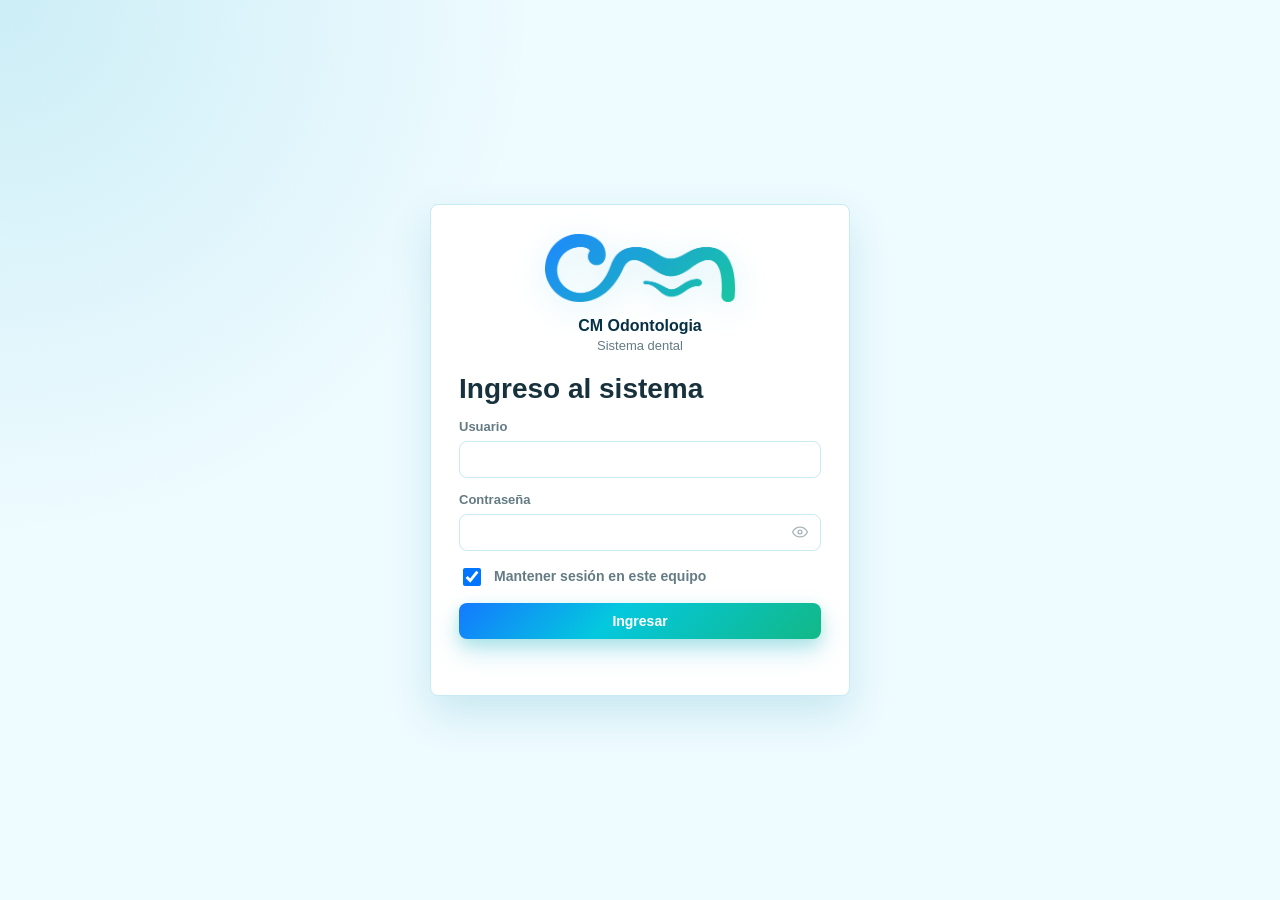
<file: index.html>
<!doctype html>
<html lang="es">
  <head>
    <meta charset="utf-8" />
    <meta name="viewport" content="width=device-width, initial-scale=1" />
    <meta name="theme-color" content="#00a6d6" />
    <title>CM Odontologia Estetica | Sistema Dental</title>
    <link rel="manifest" href="manifest.webmanifest" />
    <!-- El icono de la app instalada: el logo del consultorio sobre una loseta
         blanca redondeada (assets/app-icon-cm-loseta-*.png). Chrome en Windows
         y Android solo toman iconos PNG cuadrados con tamano declarado; con el
         logo tal cual (1600x577) salia la "D" generica. El iPhone toma
         apple-touch-icon, le pone su propia curva y pinta de negro lo
         transparente: el suyo es el cuadrado blanco entero. -->
    <link rel="apple-touch-icon" href="assets/app-icon-cm-apple-180.png" />
    <link rel="icon" href="assets/favicon.ico" sizes="any" />
    <link rel="icon" href="assets/logo.svg" type="image/svg+xml" />
    <link rel="stylesheet" href="styles.css?v=20261124-doctor-largo" />
    <link rel="stylesheet" href="odontograma.css?v=20261010-color-al-lado-del-tipo" />
  </head>
  <body class="locked">
    <section id="loginScreen" class="login-screen">
      <form class="login-card" id="loginForm">
        <div class="brand login-brand">
          <img class="brand-mark" src="assets/logo-cm.png" alt="Logo CM Odontologia" />
          <div>
            <strong>CM Odontologia</strong>
            <small>Sistema dental</small>
          </div>
        </div>
        <h1>Ingreso al sistema</h1>
        <label>Usuario<input name="username" autocomplete="username" required /></label>
        <label>Contraseña<input name="password" type="password" autocomplete="current-password" required /></label>
        <label class="remember-session"><input name="rememberDevice" type="checkbox" checked /> Mantener sesión en este equipo</label>
        <button class="primary" type="submit">Ingresar</button>
        <p class="muted" id="loginMessage"></p>
      </form>
    </section>
    <!-- La cabecera va a lo ancho de la pagina, fuera del menu: el logo y el
         nombre del consultorio ocupan justo la columna del menu, asi que no se
         mueven cuando el menu se esconde en Registrar paciente. -->
    <header class="topbar">
      <div class="brand">
        <img class="brand-mark" src="assets/logo-cm.png" alt="Logo CM Odontologia" />
        <div>
          <strong>CM Odontologia</strong>
          <small>Sistema dental</small>
        </div>
      </div>
      <div class="topbar-pantalla">
        <div>
          <p class="eyebrow" id="todayLabel"></p>
          <div class="title-row">
            <h1 id="viewTitle">Dashboard</h1>
            <button id="openCashPeriodBtn" class="title-icon-btn" type="button" aria-label="Ver cierre por mes" hidden>
              <span></span>
            </button>
            <input id="cashTitleMonthPicker" class="title-month-picker" type="month" aria-label="Seleccionar mes de caja" />
            <div id="cashTitleRangeControls" class="title-range-controls" hidden>
              <label>Desde<input id="cashTitleFrom" type="date" /></label>
              <label>Hasta<input id="cashTitleTo" type="date" /></label>
            </div>
          </div>
        </div>
        <div class="top-actions" id="patientTopActions" hidden>
          <input id="globalSearch" class="search" type="search" placeholder="Buscar por nombre o DNI" />
          <button class="primary" id="quickAppointmentBtn">Nueva cita</button>
        </div>
      </div>
    </header>

    <!-- Zona invisible del borde: en Registrar paciente, acercar el puntero aqui
         devuelve el menu. No es un boton ni se ve. -->
    <div id="edgeZone" class="edge-zone" aria-hidden="true"></div>

    <aside class="sidebar">
      <nav class="nav" aria-label="Modulos">
        <button class="nav-item active" data-view="dashboard"><svg class="nav-ico" viewBox="0 0 24 24" aria-hidden="true"><rect x="4" y="4" width="6" height="7" rx="1"/><rect x="14" y="4" width="6" height="4" rx="1"/><rect x="4" y="15" width="6" height="5" rx="1"/><rect x="14" y="12" width="6" height="8" rx="1"/></svg>Dashboard</button>
        <button class="nav-item" data-view="pacientes"><svg class="nav-ico" viewBox="0 0 24 24" aria-hidden="true"><circle cx="9" cy="8" r="4"/><path d="M3 20c0-3.3 2.7-6 6-6s6 2.7 6 6M19 8v6M16 11h6"/></svg>Registrar paciente</button>
        <button class="nav-item" data-view="agenda"><svg class="nav-ico" viewBox="0 0 24 24" aria-hidden="true"><rect x="4" y="5" width="16" height="16" rx="2"/><path d="M16 3v4M8 3v4M4 11h16"/></svg>Agenda</button>
        <button class="nav-item" data-view="historial"><svg class="nav-ico" viewBox="0 0 24 24" aria-hidden="true"><path d="M14 3H7a2 2 0 0 0-2 2v14a2 2 0 0 0 2 2h10a2 2 0 0 0 2-2V8z"/><path d="M14 3v5h5M9 13h6M9 17h6"/></svg>Historial clínico</button>
        <button class="nav-item" data-view="odontograma"><svg class="nav-ico" viewBox="0 0 24 24" aria-hidden="true"><path d="M12 5.5C10.5 4 8.5 3.5 7 4 4.5 4.8 4 7.5 4.6 10c.5 2 1.2 3.5 1.5 6 .3 2.5 1 4 2 4s1.4-1.5 1.8-3.5c.3-1.5 1-2.5 2.1-2.5s1.8 1 2.1 2.5c.4 2 .8 3.5 1.8 3.5s1.7-1.5 2-4c.3-2.5 1-4 1.5-6 .6-2.5.1-5.2-2.4-6-1.5-.5-3.5 0-5 1.5z"/></svg>Odontograma</button>
        <button class="nav-item" data-view="inventario"><svg class="nav-ico" viewBox="0 0 24 24" aria-hidden="true"><path d="M12 3l8 4.5v9L12 21l-8-4.5v-9z"/><path d="M12 12l8-4.5M12 12v9M12 12L4 7.5"/></svg>Inventario</button>
        <button class="nav-item" data-view="pagos"><svg class="nav-ico" viewBox="0 0 24 24" aria-hidden="true"><rect x="3" y="6" width="18" height="12" rx="2"/><circle cx="12" cy="12" r="2.5"/><path d="M6.5 9.5h.01M17.5 14.5h.01"/></svg>Pagos y caja</button>
        <button class="nav-item" data-view="comprobantes"><svg class="nav-ico" viewBox="0 0 24 24" aria-hidden="true"><path d="M6 3h12v18l-3-2-3 2-3-2-3 2z"/><path d="M9 8h6M9 12h6"/></svg>Comprobantes</button>
        <button class="nav-item" data-view="productos"><svg class="nav-ico" viewBox="0 0 24 24" aria-hidden="true"><path d="M4 7h16l-1.5 11h-13z"/><path d="M9 7V5a3 3 0 0 1 6 0v2M9 11v3M15 11v3"/></svg>Venta de productos</button>
        <button class="nav-item" data-view="caja-general"><svg class="nav-ico" viewBox="0 0 24 24" aria-hidden="true"><path d="M3 10l9-6 9 6M5 10v8M9.5 10v8M14.5 10v8M19 10v8M3 20h18"/></svg>Caja general</button>
        <button class="nav-item" data-view="cuentas-cobrar"><svg class="nav-ico" viewBox="0 0 24 24" aria-hidden="true"><circle cx="12" cy="12" r="8.5"/><path d="M14.5 9.5c-.5-.9-1.4-1.5-2.5-1.5-1.4 0-2.5.8-2.5 2s1.1 1.7 2.5 2 2.5.8 2.5 2-1.1 2-2.5 2c-1.1 0-2-.6-2.5-1.5M12 6.5V8M12 16v1.5"/></svg>Cuentas por cobrar</button>
        <button class="nav-item" data-view="seguimiento-citas"><svg class="nav-ico" viewBox="0 0 24 24" aria-hidden="true"><rect x="4" y="5" width="16" height="16" rx="2"/><path d="M16 3v4M8 3v4M4 11h16M9 16l2 2 4-4"/></svg>Seguimiento citas</button>
        <button class="nav-item" data-view="panel"><svg class="nav-ico" viewBox="0 0 24 24" aria-hidden="true"><rect x="3" y="4" width="18" height="12" rx="2"/><path d="M8 20h8M12 16v4"/></svg>Panel recepción</button>
        <button class="nav-item" data-view="recordatorios"><svg class="nav-ico" viewBox="0 0 24 24" aria-hidden="true"><path d="M6 16v-5a6 6 0 0 1 12 0v5l2 2H4z"/><path d="M10 20a2 2 0 0 0 4 0"/></svg>Recordatorios</button>
        <button class="nav-item" data-view="reportes"><svg class="nav-ico" viewBox="0 0 24 24" aria-hidden="true"><path d="M4 20h16M7 16v-5M12 16V7M17 16V9"/></svg>Reportes</button>
        <button class="nav-item" data-view="campanas"><svg class="nav-ico" viewBox="0 0 24 24" aria-hidden="true"><path d="M4 10v4h3l7 4V6l-7 4z"/><path d="M18 9a3 3 0 0 1 0 6"/></svg>Campañas</button>
        <button class="nav-item" data-view="configuracion"><svg class="nav-ico" viewBox="0 0 24 24" aria-hidden="true"><path d="M4 6h10M18 6h2M4 12h4M12 12h8M4 18h12"/><circle cx="16" cy="6" r="2"/><circle cx="10" cy="12" r="2"/><circle cx="18" cy="18" r="2"/></svg>Configuración</button>
      </nav>
      <div class="sidebar-footer">
        <div class="session-box">
          <strong id="sessionUser">Sin usuario</strong>
          <small id="sessionRole"></small>
        </div>
        <button class="ghost full" id="logoutBtn">Cerrar sesión</button>
        <button class="ghost full" id="backupBtn">Exportar respaldo</button>
        <label class="ghost full file-label">
          Importar respaldo
          <input id="restoreInput" type="file" accept="application/json" />
        </label>
      </div>
    </aside>

    <main class="app">
      <section id="dashboard" class="view active">
        <div class="kpi-grid">
          <article class="kpi">
            <span>Citas hoy</span>
            <strong id="kpiToday">0</strong>
          </article>
          <article class="kpi">
            <span>Pacientes activos</span>
            <strong id="kpiActive">0</strong>
          </article>
          <article class="kpi" data-kpi-dinero>
            <span>Caja del día</span>
            <strong id="kpiCash">S/ 0</strong>
          </article>
          <article class="kpi" data-kpi-dinero>
            <span>Saldo pendiente</span>
            <strong id="kpiDebt">S/ 0</strong>
          </article>
        </div>

        <div class="content-grid two">
          <section class="panel">
            <div class="panel-head">
              <h2>Agenda de hoy</h2>
              <button class="link" data-go="agenda">Ver agenda</button>
            </div>
            <div id="todayAppointments" class="stack"></div>
          </section>
          <section class="panel">
            <div class="panel-head">
              <h2>Alertas</h2>
              <button class="link" data-go="campanas">Campañas</button>
            </div>
            <div id="alertsList" class="stack"></div>
          </section>
        </div>
      </section>

      <section id="agenda" class="view">
        <div class="toolbar agenda-toolbar">
          <input id="agendaDate" type="date" />
          <select id="doctorFilter"></select>
          <select id="unitFilter"></select>
          <button class="ghost" id="exportAgendaDayBtn">CSV día</button>
          <button class="ghost" id="exportAgendaFutureBtn">CSV futuras</button>
          <button class="primary" id="newAppointmentBtn">Registrar cita</button>
        </div>
        <div class="agenda-board" id="agendaBoard"></div>
      </section>

      <section id="pacientes" class="view">
        <div class="content-grid form-and-list">
          <form class="panel form" id="patientForm">
            <div class="panel-head">
              <h2>Ingreso de paciente</h2>
              <button type="reset" class="ghost">Limpiar</button>
            </div>
            <input type="hidden" name="id" />
            <!-- El DNI y su aviso van juntos en una celda: el cuadro solo tiene
                 que aceptar ocho numeros, y el nombre entra a su costado. -->
            <!-- El DNI son ocho numeros: su cuadro mide eso y el nombre entra
                 pegado a su costado, sin dejar el hueco de media fila. -->
            <div class="patient-identidad">
              <label class="patient-dni">DNI<input name="dni" inputmode="numeric" pattern="[0-9]{8}" minlength="8" maxlength="8" required /></label>
              <label class="patient-nombre">Nombre completo<input name="name" minlength="5" required /></label>
              <label class="compact-label patient-sexo-campo">Sexo
                <span class="patient-sexo">
                  <label><input type="radio" name="sexo" value="M" /> M</label>
                  <label><input type="radio" name="sexo" value="F" /> F</label>
                </span>
              </label>
              <label class="compact-label patient-civil">Estado civil<select name="maritalStatus">
                <option value=""></option>
                <option>Soltero(a)</option>
                <option>Casado(a)</option>
                <option>Conviviente</option>
                <option>Divorciado(a)</option>
                <option>Viudo(a)</option>
              </select></label>
            </div>
            <p class="muted" id="patientDniLookupHint"></p>
            <div class="patient-contact-row">
              <label class="compact-label">Fecha de nacimiento<input name="birthDate" type="date" required /></label>
              <label class="compact-label">Celular<input name="phone" inputmode="numeric" pattern="9[0-9]{8}" minlength="9" maxlength="9" required /></label>
            </div>
            <fieldset class="patient-guardian" id="patientGuardian" hidden>
              <legend>Representante legal</legend>
              <p class="muted">El paciente es menor de edad: quien firme por &eacute;l va en su historia y en los consentimientos.</p>
              <div class="patient-identidad">
                <label class="patient-dni">DNI<input name="guardianDni" inputmode="numeric" pattern="[0-9]{8}" maxlength="8" /></label>
                <label class="patient-nombre">Nombre completo<input name="guardianName" maxlength="120" /></label>
                <label class="compact-label patient-parentesco">Parentesco<input name="guardianRelation" maxlength="40" placeholder="Madre o padre" /></label>
              </div>
              <p class="muted" id="guardianDniHint"></p>
              <div class="inline-fields">
                <label class="compact-label">Celular<input name="guardianPhone" inputmode="numeric" pattern="9[0-9]{8}" maxlength="9" /></label>
                <label class="compact-label">Domicilio<input name="guardianAddress" maxlength="120" placeholder="Si es distinto al del paciente" /></label>
              </div>
            </fieldset>
            <!-- De aqui abajo se sigue el orden de la historia clinica en papel:
                 de donde viene el paciente, como ubicarlo, por que vino y que
                 trae de antes. El doctor y el tratamiento van al final porque
                 los pone la clinica, no el paciente. -->
            <div class="inline-fields">
              <label class="compact-label">Lugar de nacimiento<input name="birthPlace" maxlength="80" /></label>
              <label class="compact-label">Lugar de procedencia<input name="origin" maxlength="80" /></label>
            </div>
            <label>Domicilio actual<input name="address" maxlength="120" placeholder="Jr. Los Cedros 456" /></label>
            <div class="inline-fields">
              <label class="compact-label">Ocupaci&oacute;n<input name="occupation" maxlength="80" /></label>
              <label class="compact-label">Grado de instrucci&oacute;n<input name="education" maxlength="60" list="patientEducationOptions" /></label>
            </div>
            <datalist id="patientEducationOptions">
              <option value="Sin instrucci&oacute;n"></option>
              <option value="Inicial"></option>
              <option value="Primaria"></option>
              <option value="Secundaria"></option>
              <option value="T&eacute;cnica"></option>
              <option value="Superior"></option>
            </datalist>
            <div class="inline-fields">
              <label class="compact-label">Viajes en el &uacute;ltimo a&ntilde;o<input name="travels" maxlength="120" placeholder="Ninguno" /></label>
              <label class="compact-label">En caso de emergencia comunicarse a<input name="emergencyContact" maxlength="140" placeholder="Nombre y tel&eacute;fono" /></label>
            </div>
            <label>Motivo de consulta<textarea name="chiefComplaint" rows="2" maxlength="300" placeholder="Por qu&eacute; viene el paciente, con sus palabras"></textarea></label>
            <!-- La enfermedad actual, tal como la pide la hoja del COP. El
                 detalle solo se abre si el paciente trae algo: al que viene a
                 una limpieza no se le pregunta el relato cronologico. -->
            <label>Enfermedad actual<textarea name="currentIllness" rows="2" placeholder="Lo que le pasa ahora, si viene por algo"></textarea></label>
            <div class="stack" id="patientIllnessDetail" hidden>
              <div class="inline-fields">
                <label class="compact-label">Tiempo de enfermedad<input name="illnessTime" maxlength="80" /></label>
                <label class="compact-label">Signos y s&iacute;ntomas principales<input name="symptoms" maxlength="160" /></label>
              </div>
              <label>Relato cronol&oacute;gico<textarea name="anamnesis" rows="2" placeholder="Como empezo y como fue cambiando"></textarea></label>
              <label>Funciones biol&oacute;gicas<textarea name="biologicalFunctions" rows="2" placeholder="Apetito, sed, sue&ntilde;o, orina, deposiciones"></textarea></label>
            </div>
            <!-- Los antecedentes los toma recepcion al registrar, con lo que el
                 paciente contesta; la doctora los revisa en la primera atencion. -->
            <label>Antecedentes familiares<textarea name="familyHistory" rows="2" placeholder="Enfermedades de padres o hermanos"></textarea></label>
            <label>Antecedentes personales<textarea name="personalHistory" rows="2" placeholder="Enfermedades, cirug&iacute;as, hospitalizaciones"></textarea></label>
            <div class="inline-fields">
              <label class="compact-label">Al&eacute;rgico a<input name="allergies" maxlength="160" placeholder="Ninguna conocida" /></label>
              <label class="compact-label">Medicaci&oacute;n actual<input name="medications" maxlength="160" placeholder="Ninguna" /></label>
            </div>
            <div class="inline-fields">
              <label class="compact-label">Doctor principal<select name="doctor"></select></label>
              <label class="compact-label">Tratamiento principal<select name="mainTreatment"></select></label>
            </div>
            <label>Observaciones<textarea name="notes" rows="3"></textarea></label>
            <button class="primary" type="submit">Guardar paciente</button>
            <p class="notice subtle" id="patientSaveMessage" hidden></p>
          </form>

          <section class="panel">
            <div class="panel-head">
              <h2>Pacientes</h2>
              <span class="status" id="patientCount">0 pacientes</span>
              <button class="ghost" id="exportPatientsBtn">CSV</button>
              <button class="ghost" id="exportFollowUpBtn" title="Pacientes sin próxima cita, sin reprogramar o con control vencido">Por llamar</button>
            </div>
            <div class="table-wrap patients-scroll">
              <table>
                <thead>
                  <tr>
                    <th>Paciente</th>
                    <th>Teléfono</th>
                    <th>Doctor</th>
                    <th>Estado</th>
                    <th>Saldo</th>
                    <th></th>
                  </tr>
                </thead>
                <tbody id="patientsTable"></tbody>
              </table>
            </div>
          </section>
        </div>
      </section>

      <section id="historial" class="view">
        <div class="content-grid form-and-list history-layout">
          <form class="panel form history-note-form" id="historyForm">
            <div class="panel-head">
              <h2>Nota clínica</h2>
              <!-- El tratamiento y su costo se escriben en la pestana Plan de
                   tratamiento, no aqui: la nota es lo que paso hoy. -->
              <div class="hn-acciones"><button type="reset" class="ghost">Limpiar</button></div>
            </div>
            <input type="hidden" name="id" />
            <label class="hn-c1">Fecha<input name="date" type="date" required /></label>
            <label class="hn-c2">Paciente<select name="patientId" required></select></label>
            <label class="hn-c2">Atendido por<input name="attendedBy" readonly required /></label>
            <label class="hn-c1">Cobro de hoy S/<input name="agreedPrice" type="number" min="0" step="0.01" placeholder="0" /></label>
            <p class="notice subtle hn-completo" id="historyDebtNotice" hidden></p>
            <label class="hn-c2">Motivo de consulta<textarea name="reason" rows="1" required></textarea></label>
            <label class="hn-c2">Procedimiento realizado<textarea name="procedure" rows="1"></textarea></label>
            <div class="hn-checks hn-c1">
              <label class="hn-check"><input name="attended" type="checkbox" checked /> Atendido</label>
              <label class="hn-check"><input name="creditPending" type="checkbox" /> Pago pendiente</label>
            </div>
            <input type="hidden" name="creditAmount" />
            <input type="hidden" name="creditDueDate" />
            <input type="hidden" name="creditNote" />
            <button class="primary hn-guardar hn-c1" type="submit">Guardar historial</button>
            <p class="notice subtle hn-completo" id="creditSummary" hidden></p>
          </form>

          <section class="panel history-sheet-panel">
            <div class="panel-head">
              <h2>Historia del paciente</h2>
              <div class="history-sheet-actions">
                <!-- Imprimir vive al final de la hoja, no aqui: se imprime cuando
                     ya se termino de leerla y de firmarla, no antes. -->
                <!-- El paciente se busca escribiendo el nombre o el DNI (pedido
                     2026-11-08). La lista desplegable sigue, escondida: es la
                     que lee el resto del sistema. -->
                <div class="history-patient-search">
                  <input id="historyPatientSearch" type="search" autocomplete="off" placeholder="Escribe nombre, DNI o N.° de historia" aria-label="Buscar paciente por nombre, DNI o número de historia" />
                  <button class="history-patient-todos" id="historyPatientTodosBtn" type="button" aria-label="Ver todos los pacientes" title="Ver todos los pacientes"></button>
                  <div class="patient-suggestions" id="historyPatientSuggestions"></div>
                </div>
                <select id="historyPatientFilter" hidden></select>
              </div>
            </div>
            <!-- Las formas de mirar al mismo paciente: no son pantallas
                 distintas, por eso van como pestanas y no como paneles. -->
            <div class="hc-pestanas" id="historySheetTabs">
              <button class="hc-pestana" type="button" data-hoja="historial">Historial</button>
              <button class="hc-pestana" type="button" data-hoja="ficha">Ficha de datos</button>
              <button class="hc-pestana" type="button" data-hoja="estomatologica">Ficha estomatol&oacute;gica</button>
              <button class="hc-pestana" type="button" data-hoja="evolucion">Hoja de evoluci&oacute;n</button>
              <button class="hc-pestana" type="button" data-hoja="consentimiento">Consentimiento informado</button>
              <button class="hc-pestana" type="button" data-hoja="historia">Historia cl&iacute;nica</button>
              <button class="hc-pestana" type="button" data-hoja="odontograma">Odontograma</button>
              <button class="hc-pestana" type="button" data-hoja="plan">Plan de tratamiento</button>
              <button class="hc-pestana" type="button" data-hoja="receta">Receta m&eacute;dica</button>
              <button class="hc-pestana" type="button" data-hoja="fotos">Fotos y radiograf&iacute;as</button>
            </div>
            <div id="historyTimeline"></div>
          </section>

          <section class="panel odontogram-copies-panel">
            <div class="panel-head">
              <h2>Copias del odontograma</h2>
              <span class="muted">Se guardan desde la pantalla del Odontograma</span>
            </div>
            <div id="odontogramSnapshots"></div>
          </section>
        </div>
      </section>

      <section id="odontograma" class="view">
        <section class="panel odontogram-panel">
          <div class="panel-head">
            <h2>Odontograma</h2>
            <span class="muted">Norma Tecnica del Odontograma (MINSA) &middot; solo rojo y azul</span>
          </div>
          <div id="odontogramHeader"></div>
          <div class="odontogram-copy-bar" id="odontogramSaveCopy" hidden>
            <input id="odontogramCopyNote" type="text" maxlength="120" placeholder="Qué se hizo hoy (opcional)" />
            <button class="small-btn" type="button" id="saveOdontogramCopyBtn">Guardar en la historia</button>
            <span class="muted">Una copia por día: si guardas otra vez hoy, reemplaza la de hoy. La pantalla no se borra.</span>
          </div>
          <div class="odontogram-copy-notice" id="odontogramViewingCopy" hidden></div>
          <div id="odontogramToolbar" class="odontogram-toolbar" aria-label="Herramientas del odontograma"></div>
          <div id="odontogramGrid" class="odontogram-grid"></div>
        </section>
      </section>

      <section id="pagos" class="view">
        <div class="content-grid form-and-list payments-layout">
          <form class="panel form payment-entry-panel" id="paymentForm">
            <div class="panel-head">
              <h2>Registrar pago</h2>
              <div class="top-actions">
                <button type="button" class="ghost" id="openExpenseBtn">Egresos</button>
                <button type="reset" class="ghost">Limpiar</button>
              </div>
            </div>
            <p class="notice" id="cashLockedMessage">Primero abre la caja del día para registrar pagos o egresos.</p>
            <input type="hidden" name="id" />
            <p class="pago-seccion">Paciente y atención</p>
            <div class="payment-patient-row">
              <label>Paciente<select name="patientId" required></select></label>
              <button class="servicio-extra-btn" id="openProductSaleBtn" type="button" title="Agregar un producto del inventario">+ Producto</button>
            </div>
            <div id="paymentProductSummary" class="product-sale-summary" hidden></div>
            <div class="payment-attention-row">
              <label>Atención pendiente<select name="historyId"></select></label>
              <label class="treatment-discount" id="treatmentDiscountBox" hidden title="Descuenta del dinero que el paciente ya pagó por su tratamiento. No entra a caja ni genera boleta."><input type="checkbox" name="descontarTratamiento" />Descontar del tratamiento</label>
              <button type="button" class="servicio-extra-btn" id="agregarServicioExtraBtn" title="Agregar un servicio con su precio: se suma al saldo">+ Servicio</button>
            </div>
            <div class="servicios-extra" id="serviciosExtra" hidden></div>
            <p class="treatment-discount-info" id="treatmentDiscountInfo" hidden></p>
            <button type="button" class="ghost danger-btn admin-only-action" id="clearHistoryDebtBtn" hidden>Quitar deuda</button>
            <p class="pago-seccion">Cobro</p>
            <label class="pago-saldo"><span>Saldo aprox. a pagar</span><input name="amountDue" type="number" readonly /></label>
            <!-- el pago va a la fecha de la caja abierta (o la de la cita): este campo no decidia nada y solo confundia -->
            <input name="date" type="hidden" />
            <div class="pago-pareja">
              <label>Monto que paga S/<input name="amount" type="number" min="0" step="0.01" readonly required /></label>
              <label>Método<select name="method"></select></label>
            </div>
            <div class="pago-pareja">
              <label>Monto recibido S/<input name="cashReceived" type="number" min="0" step="0.01" /></label>
              <label>Vuelto S/<input name="change" type="number" readonly /></label>
            </div>
            <div class="mixed-payment-fields" id="mixedPaymentFields" hidden>
              <input name="cashAmount" type="hidden" />
              <input name="yapeAmount" type="hidden" />
              <input name="plinAmount" type="hidden" />
              <input name="cardAmount" type="hidden" />
              <input name="transferAmount" type="hidden" />
              <p class="mixed-payment-summary" id="mixedPaymentSummary">Falta S/ 0</p>
              <button class="ghost" id="openMixedPaymentBtn" type="button">Editar pago mixto</button>
            </div>
            <div class="payment-notes-field">
              <div class="payment-notes-head">
                <label for="paymentReceiptInput">Notas</label>
                <!-- el select guarda el dato; lo que se ve es el nombre con su flechita y
                     una lista propia, chica y blanca, con un check en el elegido -->
                <div class="doctor-picker">
                  <select id="paymentAttendedBy" name="attendedBy" aria-label="Doctor que atendió" tabindex="-1"></select>
                  <button class="doctor-picker-boton" id="doctorPickerBtn" type="button" aria-haspopup="listbox" aria-expanded="false" title="Doctor que atendió"><span id="doctorPickerNombre"></span><svg viewBox="0 0 12 8" aria-hidden="true"><path d="M1.5 1.5L6 6l4.5-4.5"/></svg></button>
                  <ul class="doctor-picker-lista" id="doctorPickerLista" role="listbox" aria-label="Doctor que atendió" hidden></ul>
                </div>
              </div>
              <input id="paymentReceiptInput" name="receipt" placeholder="Qué se le hizo, o el número de boleta" />
            </div>
            <button class="primary" type="submit">Guardar pago</button>
          </form>

          <section class="panel payments-workspace">
            <div class="panel-head">
              <h2>Caja y saldos</h2>
              <button class="ghost" id="exportPaymentsBtn">CSV</button>
            </div>
            <label class="cash-date-control">Fecha de caja
              <input id="cashViewDate" type="date" />
            </label>
            <div class="summary-row">
              <span>Pendiente total <strong id="totalDebt">S/ 0</strong></span>
            </div>
            <div class="cash-box payments-cash-box">
              <div class="panel-head">
                <h2>Caja diaria</h2>
                <span class="status" id="cashStatus">SIN APERTURA</span>
              </div>
              <div class="summary-row">
                <span>Inicial <strong id="cashOpeningLabel">S/ 0</strong></span>
                <span>Total ingresos <strong id="cashIncomeLabel">S/ 0</strong></span>
                <span>Egresos día <strong id="cashExpenseLabel">S/ 0</strong></span>
                <span>Esperado <strong id="cashExpectedLabel">S/ 0</strong></span>
              </div>
              <div class="cash-breakdown">
                <span>Efectivo <strong id="cashMethodCash">S/ 0</strong></span>
                <span>Yape + Plin disp. <strong id="cashMethodWallet">S/ 0</strong></span>
                <span>Tarjeta + Transf. disp. <strong id="cashMethodBank">S/ 0</strong></span>
              </div>
              <div class="settings-grid caja-cierre">
                <label>Caja chica inicial S/<input id="openingCash" type="number" min="0" step="0.01" /></label>
                <label>Efectivo contado al cierre S/<input id="closingCash" type="number" min="0" step="0.01" /></label>
                <label>Diferencia S/<input id="cashDifference" type="number" readonly /></label>
              </div>
              <div class="top-actions">
                <button class="ghost" id="openCashBtn" type="button">Abrir caja del día</button>
                <button class="primary" id="closeCashBtn" type="button">Cerrar y cuadrar caja</button>
                <button class="ghost" id="printCloseBtn" type="button">Imprimir cierre</button>
                <button class="ghost" id="exportCloseBtn" type="button">Excel cierre</button>
              </div>
            </div>
            <div class="panel-head compact-section-head">
              <h2>Egresos del día</h2>
            </div>
            <div class="table-wrap">
              <table>
                <thead>
                  <tr>
                    <th>Detalle</th>
                    <th>Método</th>
                    <th>Origen</th>
                    <th>Monto</th>
                    <th>Accion</th>
                  </tr>
                </thead>
                <tbody id="expensesTable"></tbody>
              </table>
            </div>
            <div class="panel-head compact-section-head">
              <h2>Pagos registrados</h2>
            </div>
            <div class="table-wrap payments-table-wrap">
              <table>
                <thead>
                  <tr>
                    <th>Fecha</th>
                    <th>Paciente</th>
                    <th>Método</th>
                    <th>Monto</th>
                    <th>Notas</th>
                  </tr>
                </thead>
                <tbody id="paymentsTable"></tbody>
              </table>
            </div>
          </section>
        </div>
      </section>

      <section id="comprobantes" class="view">
        <section class="panel">
          <div class="panel-head">
            <h2>Comprobantes electrónicos</h2>
            <div class="top-actions">
              <button class="ghost" id="refreshReceiptsBtn" type="button">Actualizar</button>
              <button class="ghost" id="exportReceiptsBtn">CSV</button>
            </div>
          </div>
          <p class="notice" id="sunatStatusNotice">Consultando el estado de la facturación electrónica...</p>
          <div class="top-actions" id="sunatSummaryBar" hidden>
            <label>Boletas del día
              <input type="date" id="sunatSummaryDate" />
            </label>
            <button class="ghost" id="sendSunatSummaryBtn" type="button">Enviar resumen a SUNAT</button>
            <button class="ghost" id="checkSunatSummaryBtn" type="button">Revisar respuesta</button>
            <span class="muted" id="sunatSummaryHint"></span>
          </div>
          <div class="table-wrap">
            <table>
              <thead>
                <tr>
                  <th>Fecha</th>
                  <th>Comprobante</th>
                  <th>Cliente</th>
                  <th>Descripcion</th>
                  <th>Total</th>
                  <th>Estado</th>
                  <th>Accion</th>
                </tr>
              </thead>
              <tbody id="electronicReceiptsTable"></tbody>
            </table>
          </div>
        </section>
      </section>

      <!-- Venta de productos (pedido 2026-11-08): lo cobrado con «+ Producto», por mes, con su impresion -->
      <section id="productos" class="view">
        <section class="panel">
          <div class="panel-head">
            <h2>Venta de productos</h2>
            <div class="staff-payment-tools">
              <select id="productSalesMonth" aria-label="Mes de las ventas"></select>
              <button class="ghost" id="printProductSalesBtn" type="button">Imprimir</button>
              <button class="ghost" id="exportProductSalesBtn" type="button">CSV</button>
            </div>
          </div>
          <p class="notice subtle">Los productos que se cobraron con «+ Producto» en Pagos y caja. El precio de la atención no entra aquí.</p>
          <p class="muted staff-payment-total" id="productSalesTotal"></p>
          <div class="table-wrap">
            <table>
              <thead>
                <tr>
                  <th>Fecha</th>
                  <th>Paciente</th>
                  <th>Producto</th>
                  <th title="Cantidad">Cant.</th>
                  <th title="Lo que entró por Yape o Plin">Yape</th>
                  <th title="Lo que entró en efectivo">Efec.</th>
                  <th>Total</th>
                </tr>
              </thead>
              <tbody id="productSalesTable"></tbody>
            </table>
          </div>
        </section>
      </section>

      <section id="caja-general" class="view">
        <div class="kpi-grid compact">
          <article class="kpi kpi-detail-card">
            <button class="kpi-detail-btn" data-open-general-detail="cash" type="button" aria-label="Ver detalle de caja general efectivo"></button>
            <span>Caja general efectivo</span>
            <strong id="generalCashBalance">S/ 0</strong>
          </article>
          <article class="kpi kpi-detail-card">
            <button class="kpi-detail-btn" data-open-general-detail="bank" type="button" aria-label="Ver detalle de billeteras y bancos"></button>
            <span>Billeteras y bancos</span>
            <strong id="generalBankBalance">S/ 0</strong>
            <div class="kpi-breakdown kpi-breakdown-3">
              <small><i>Yape/Plin</i><b id="generalWalletBalance">S/ 0</b></small>
              <small><i>Transferencia</i><b id="generalTransferBalance">S/ 0</b></small>
              <small><i>Tarjeta</i><b id="generalCardBalance">S/ 0</b></small>
            </div>
          </article>
          <article class="kpi">
            <span>Total general</span>
            <strong id="generalTotalBalance">S/ 0</strong>
          </article>
          <article class="kpi kpi-detail-card">
            <button class="kpi-detail-btn" data-open-general-detail="utility" type="button" aria-label="Ver detalle de utilidad"></button>
            <span>Utilidad</span>
            <strong id="utilityBalance">S/ 0</strong>
          </article>
          <article class="kpi">
            <span>Ingresos hoy</span>
            <strong id="generalTodayIncome">S/ 0</strong>
          </article>
        </div>
        <div class="content-grid general-layout">
          <form class="panel form" id="generalCashForm">
            <div class="panel-head">
              <h2>Saldos iniciales del mes</h2>
            </div>
            <label>Mes de saldo<input name="openingMonth" type="month" /></label>
            <label>Efectivo general S/<input name="cash" type="number" min="0" step="0.01" /></label>
            <label>Yape/Plin/Tarjeta/Transferencia S/<input name="bank" type="number" min="0" step="0.01" /></label>
            <label>Utilidad inicial general S/<input name="utility" type="number" min="0" step="0.01" /></label>
            <label>Salida caja chica del día S/<input name="pettyCash" type="number" min="0" step="0.01" /></label>
            <button class="primary" type="submit">Guardar saldos</button>
          </form>
          <section class="panel">
            <div class="panel-head">
              <h2>Resumen diario</h2>
              <button class="ghost" id="exportGeneralBtn">CSV</button>
            </div>
            <div class="inline-filters compact-filters">
              <label>Desde<input id="generalSummaryFrom" type="date" /></label>
              <label>Hasta<input id="generalSummaryTo" type="date" /></label>
            </div>
            <div class="table-wrap">
              <table>
                <thead>
                  <tr>
                    <th>Fecha</th>
                    <th>Ingresos</th>
                    <th>Egresos operativos</th>
                    <th>Egresos caja general</th>
                    <th>A utilidad</th>
                    <th>Neto</th>
                  </tr>
                </thead>
                <tbody id="generalDailyTable"></tbody>
              </table>
            </div>
          </section>
        </div>
        <div class="content-grid general-layout lower">
          <form class="panel form" id="staffPaymentForm">
            <div class="panel-head">
              <h2 id="staffPaymentFormTitle">Pago personal / terceros</h2>
              <button class="ghost" id="cancelStaffPaymentEditBtn" type="button" hidden>Cancelar</button>
            </div>
            <input type="hidden" name="id" />
            <label>Fecha<input name="date" type="date" required /></label>
            <label>Persona / proveedor<input name="person" required placeholder="Doctor, asistente, contador, laboratorio" /></label>
            <label>Tipo<select name="type"></select></label>
            <label>Detalle<textarea name="detail" rows="3" required></textarea></label>
            <label>Monto S/<input name="amount" type="number" min="0" step="0.01" required /></label>
            <label>Método<select name="method"></select></label>
            <button class="primary" type="submit">Guardar pago</button>
          </form>
          <section class="panel staff-panel">
            <!-- el cuerpo va absoluto para que el panel mida lo mismo que el
                 formulario de al lado y la lista llene ese alto (2026-10-31) -->
            <div class="staff-panel-cuerpo">
            <div class="panel-head">
              <h2>Pagos registrados</h2>
              <div class="staff-payment-tools">
                <select id="staffPaymentMonth" aria-label="Mes de los pagos"></select>
                <button class="ghost" id="exportStaffPaymentsBtn">Excel</button>
              </div>
            </div>
            <p class="muted staff-payment-total" id="staffPaymentTotal"></p>
            <div class="table-wrap staff-payments-wrap">
              <table>
                <thead>
                  <tr>
                    <th>Fecha</th>
                    <th>Persona</th>
                    <th>Tipo</th>
                    <th>Método</th>
                    <th>Monto</th>
                    <th>Detalle</th>
                    <th>Acción</th>
                  </tr>
                </thead>
                <tbody id="staffPaymentsTable"></tbody>
              </table>
            </div>
            </div>
          </section>
        </div>
        <div class="content-grid general-layout lower">
          <form class="panel form" id="utilityForm">
            <div class="panel-head">
              <h2>Utilidades</h2>
            </div>
            <label>Fecha<input name="date" type="date" required /></label>
            <label>Movimiento
              <select name="type">
                <option value="APORTE">Pasar dinero a utilidad</option>
                <option value="COMPRA">Compra desde utilidad</option>
              </select>
            </label>
            <label>Método<select name="method"></select></label>
            <label>Detalle<textarea name="detail" rows="3" required placeholder="Cierre del mes, compra de equipo, maquina o articulo"></textarea></label>
            <label>Monto S/<input name="amount" type="number" min="0" step="0.01" required /></label>
            <div class="top-actions">
              <button class="ghost" id="suggestUtilityTransferBtn" type="button">Usar saldo del mes</button>
              <button class="primary" type="submit">Guardar movimiento</button>
            </div>
          </form>
          <section class="panel">
            <div class="panel-head">
              <h2>Movimientos de utilidad</h2>
              <button class="ghost" id="exportUtilityBtn">CSV</button>
            </div>
            <div class="table-wrap">
              <table>
                <thead>
                  <tr>
                    <th>Fecha</th>
                    <th>Movimiento</th>
                    <th>Método</th>
                    <th>Monto</th>
                    <th>Detalle</th>
                    <th>Accion</th>
                  </tr>
                </thead>
                <tbody id="utilityMovementsTable"></tbody>
              </table>
            </div>
          </section>
        </div>
        <div class="content-grid general-layout lower">
          <form class="panel form" id="cardFeeForm">
            <div class="panel-head">
              <h2>Comisiones de tarjeta</h2>
            </div>
            <p class="muted card-fee-help">El banco deposita la venta con tarjeta ya descontada. Al cerrar el mes, pon lo que realmente entró a la cuenta y el sistema registra la diferencia como comisión.</p>
            <label>Mes a cuadrar<input name="month" type="month" required /></label>
            <div class="card-fee-figures">
              <span>Cobrado por tarjeta<b id="cardFeeCharged">S/ 0</b></span>
              <span>Comisión registrada<b id="cardFeeRegistered">S/ 0</b></span>
              <span>Neto en el sistema<b id="cardFeeNet">S/ 0</b></span>
            </div>
            <label>Depositado por el banco S/<input name="deposited" type="number" min="0" step="0.01" /></label>
            <label>Comisión del mes S/<input name="fee" type="number" min="0" step="0.01" /></label>
            <p class="muted" id="cardFeeNote"></p>
            <button class="primary" type="submit">Registrar comisión</button>
          </form>
          <section class="panel">
            <div class="panel-head">
              <h2>Comisiones registradas</h2>
              <button class="ghost" id="exportCardFeeBtn">CSV</button>
            </div>
            <div class="table-wrap">
              <table>
                <thead>
                  <tr>
                    <th>Mes</th>
                    <th>Cobrado por tarjeta</th>
                    <th>Comisión</th>
                    <th>Depositado</th>
                    <th>% del cobrado</th>
                    <th>Acción</th>
                  </tr>
                </thead>
                <tbody id="cardFeeTable"></tbody>
              </table>
            </div>
          </section>
        </div>
      </section>

      <section id="cuentas-cobrar" class="view">
        <section class="panel">
          <div class="panel-head">
            <h2>Agenda de cuentas por cobrar</h2>
            <button class="ghost" id="exportReceivablesBtn">Excel</button>
          </div>
          <form class="receivable-form" id="manualReceivableForm">
            <label>Paciente
              <input name="patientSearch" autocomplete="off" placeholder="Escribe nombre o DNI" required />
              <input name="patientId" type="hidden" />
              <!-- La fecha de atencion ya no se escribe: se deduce de la cita
                   del paciente y no se muestra en ninguna parte de la tabla.
                   Sigue viajando porque con ella se marca la cita como
                   atendida y la deuda queda colgada del dia correcto. -->
              <input name="attentionDate" type="hidden" />
              <div class="patient-suggestions" id="receivablePatientSuggestions"></div>
            </label>
            <label>Fecha de pago
              <input name="creditDueDate" type="date" required />
            </label>
            <label>Monto S/
              <input name="creditAmount" type="number" min="0.01" step="0.01" required />
            </label>
            <label>Atendió
              <select name="attendedBy"></select>
            </label>
            <label>Detalle
              <input name="creditNote" placeholder="Ej. En la noche paga" />
            </label>
            <button class="primary" type="submit">Registrar</button>
          </form>
          <div class="summary-row">
            <span>Total pendiente <strong id="receivablesTotal">S/ 0</strong></span>
            <span>Vencidos <strong id="receivablesOverdue">0</strong></span>
            <span>Por cobrar hoy <strong id="receivablesToday">0</strong></span>
          </div>
          <div class="table-wrap">
            <table>
              <thead>
                <tr>
                  <th>Fecha pago</th>
                  <th>Paciente</th>
                  <th>Celular</th>
                  <th>Doctor</th>
                  <th>Monto</th>
                  <th>Estado</th>
                  <th></th>
                </tr>
              </thead>
              <tbody id="receivablesTable"></tbody>
            </table>
          </div>
        </section>
      </section>

      <section id="seguimiento-citas" class="view">
        <section class="panel">
          <div class="panel-head">
            <div>
              <h2>Seguimiento de citas</h2>
              <p class="muted">Canceladas, no asistidas y reprogramadas hasta que vuelvan a atenderse.</p>
            </div>
            <span class="status warn" id="followUpCount">0 pendientes</span>
          </div>
          <div class="table-wrap">
            <table>
              <thead>
                <tr>
                  <th>Fecha origen</th>
                  <th>Paciente</th>
                  <th>Celular</th>
                  <th>Estado</th>
                  <th>Próxima cita</th>
                  <th>Comentario</th>
                  <th>Accion</th>
                </tr>
              </thead>
              <tbody id="appointmentFollowUpsTable"></tbody>
            </table>
          </div>
        </section>

        <section class="panel">
          <div class="panel-head">
            <div>
              <h2>Pacientes por llamar</h2>
              <p class="muted">Sin próxima cita, sin reprogramar o con control vencido. Al registrar la llamada dejan de aparecer hasta la fecha que corresponda.</p>
            </div>
            <div class="panel-head-actions">
              <span class="status warn" id="toCallCount">0 pendientes</span>
              <button class="ghost" id="exportToCallBtn">CSV</button>
            </div>
          </div>
          <div class="table-wrap">
            <table>
              <thead>
                <tr>
                  <th>Motivo</th>
                  <th>Paciente</th>
                  <th>Celular</th>
                  <th>Última atención</th>
                  <th>Última llamada</th>
                  <th>Accion</th>
                </tr>
              </thead>
              <tbody id="patientsToCallTable"></tbody>
            </table>
          </div>
        </section>
      </section>

      <section id="panel" class="view">
        <div class="kpi-grid compact">
          <article class="kpi">
            <span>En espera</span>
            <strong id="panelWaiting">0</strong>
          </article>
          <article class="kpi">
            <span>En atención</span>
            <strong id="panelAttention">0</strong>
          </article>
          <article class="kpi">
            <span>Atendidas</span>
            <strong id="panelDone">0</strong>
          </article>
          <article class="kpi">
            <span>No asistió</span>
            <strong id="panelMissed">0</strong>
          </article>
        </div>
        <div class="content-grid two">
          <section class="panel">
            <div class="panel-head">
              <h2>Recepcion</h2>
              <button class="primary" data-go="agenda">Gestionar agenda</button>
            </div>
            <div id="receptionQueue" class="stack"></div>
          </section>
          <section class="panel">
            <div class="panel-head">
              <h2>Doctores</h2>
              <button class="ghost" data-go="historial">Abrir historial</button>
            </div>
            <div id="doctorPanel" class="doctor-grid"></div>
          </section>
        </div>
      </section>

      <section id="recordatorios" class="view">
        <div class="panel">
          <div class="panel-head">
            <h2>Recordatorios de citas</h2>
            <button class="ghost" id="exportRemindersBtn">CSV</button>
          </div>
          <p class="notice subtle" id="remindersSummary" hidden></p>
          <div id="remindersList" class="campaign-grid"></div>
        </div>
      </section>

      <section id="reportes" class="view">
        <div class="toolbar">
          <input id="reportMonth" type="month" />
          <input id="compareMonth" type="month" />
          <button class="ghost" id="exportReportsBtn">Exportar CSV</button>
        </div>
        <div class="kpi-grid compact">
          <article class="kpi">
            <span>Citas del mes</span>
            <strong id="reportAppointments">0</strong>
          </article>
          <article class="kpi">
            <span>Ingresos</span>
            <strong id="reportIncome">S/ 0</strong>
          </article>
          <article class="kpi">
            <span>Pacientes nuevos</span>
            <strong id="reportNewPatients">0</strong>
          </article>
          <article class="kpi">
            <span>Nuevos recepción</span>
            <strong id="reportReceptionNewPatients">0</strong>
          </article>
          <article class="kpi">
            <span>Pacientes antiguos</span>
            <strong id="reportOldPatients">0</strong>
          </article>
          <article class="kpi">
            <span>Pacientes inactivos</span>
            <strong id="reportInactivePatients">0</strong>
          </article>
          <article class="kpi">
            <span>Gastos compras</span>
            <strong id="reportPurchaseExpenses">S/ 0</strong>
          </article>
          <article class="kpi">
            <span>Compras con utilidad</span>
            <strong id="reportUtilityPurchases">S/ 0</strong>
          </article>
          <article class="kpi">
            <span>Pagos a terceros</span>
            <strong id="reportStaffExpenses">S/ 0</strong>
          </article>
        </div>
        <div class="content-grid two">
          <section class="panel daily-audit-panel">
            <div class="panel-head">
              <h2>Registro de actividad</h2>
              <div class="audit-controles">
                <select id="auditMonth" aria-label="Mes del registro"></select>
                <select id="auditDay" aria-label="Día del registro"></select>
                <input id="auditSearch" type="search" placeholder="Buscar usuario o movimiento" aria-label="Buscar en el registro" />
                <button id="auditExport" class="small-btn" type="button">Exportar</button>
              </div>
            </div>
            <div id="dailyAuditReport" class="table-wrap"></div>
          </section>
          <section class="panel">
            <div class="panel-head"><h2>Atenciones mensuales</h2><div class="care-chart-tools"><button class="ghost small-btn" id="careCsvBtn" type="button" title="Quiénes son los nuevos y los recurrentes del mes y cuánto pagó cada uno">CSV</button><button class="open-mini-modal" id="openYearChartBtn" type="button" aria-label="Ver el año completo" title="Ver el año completo">↗</button></div></div>
            <div id="monthlyCareChart" class="mini-chart"></div>
          </section>
          <section class="panel">
            <div class="panel-head"><h2>Mes a mes</h2></div>
            <div id="monthCompareReport" class="table-wrap"></div>
          </section>
          <section class="panel income-breakdown-panel">
            <div class="panel-head">
              <h2>Ingresos por día y método</h2>
              <button class="ghost" id="exportDailyIncomeBreakdownBtn">CSV</button>
            </div>
            <div id="dailyIncomeBreakdownReport" class="table-wrap"></div>
          </section>
          <section class="panel doctor-summary-panel">
            <div class="panel-head">
              <h2>Resumen por doctor</h2>
              <div class="commission-range" title="Total: lo que ya se cobró de los pacientes que atendió cada doctor entre estas fechas. Lo que el paciente debe cuenta el día que paga.">
                <input id="commissionFrom" type="date" aria-label="Comision desde" />
                <span class="muted">a</span>
                <input id="commissionTo" type="date" aria-label="Comision hasta" />
                <button class="ghost" id="exportCommissionsBtn">CSV</button>
              </div>
            </div>
            <div id="doctorReport" class="table-wrap"></div>
          </section>
          <section class="panel">
            <div class="panel-head"><h2>Resumen por servicio</h2></div>
            <div id="serviceReport" class="table-wrap"></div>
          </section>
          <section class="panel">
            <div class="panel-head"><h2>Edades de pacientes</h2></div>
            <div id="ageReport" class="table-wrap"></div>
          </section>
        </div>
      </section>

      <section id="campanas" class="view">
        <div class="panel">
          <div class="panel-head">
            <h2>Pacientes para WhatsApp</h2>
            <button class="ghost" id="exportPromoBtn" title="Inactivos separados por antiguedad, para promociones">Inactivos</button>
            <button class="ghost" id="exportCampaignBtn">CSV</button>
          </div>
          <div id="campaignList" class="campaign-grid"></div>
        </div>
      </section>

      <section id="inventario" class="view">
        <div class="content-grid form-and-list inventory-layout">
          <form class="panel form inventory-form" id="inventoryProductForm">
            <div class="panel-head">
              <h2>Producto</h2>
              <button type="reset" class="ghost">Limpiar</button>
            </div>
            <input type="hidden" name="id" />
            <label>Nombre del producto<input name="name" placeholder="Cepillo dental, hilo dental..." required /></label>
            <div class="settings-grid">
              <label>Precio venta S/<input name="price" type="number" min="0" step="0.01" required /></label>
              <label>Stock inicial<input name="stock" type="number" min="0" step="1" required /></label>
              <label>Stock mínimo<input name="minStock" type="number" min="0" step="1" /></label>
              <label>Unidad<input name="unit" placeholder="Unidad" /></label>
            </div>
            <button class="primary" type="submit">Guardar producto</button>
          </form>

          <section class="panel">
            <div class="panel-head">
              <h2>Productos en stock</h2>
              <button class="ghost" id="exportInventoryBtn">CSV</button>
            </div>
            <div class="table-wrap inventory-products-scroll">
              <table>
                <thead>
                  <tr>
                    <th>Producto</th>
                    <th>Stock</th>
                    <th>Precio</th>
                    <th>Mínimo</th>
                    <th>Accion</th>
                  </tr>
                </thead>
                <tbody id="inventoryProductsTable"></tbody>
              </table>
            </div>
          </section>

          <section class="panel inventory-movements-panel">
            <div class="panel-head">
              <h2>Movimientos de inventario</h2>
              <div class="staff-payment-tools">
                <select id="inventoryMovementMonth" aria-label="Mes de los movimientos"></select>
              </div>
            </div>
            <p class="muted staff-payment-total" id="inventoryMovementTotal"></p>
            <div class="table-wrap">
              <table>
                <thead>
                  <tr>
                    <th>Fecha</th>
                    <th>Producto</th>
                    <th>Tipo</th>
                    <th>Cantidad</th>
                    <th>Total</th>
                    <th>Detalle</th>
                  </tr>
                </thead>
                <tbody id="inventoryMovementsTable"></tbody>
              </table>
            </div>
          </section>
        </div>
      </section>

      <section id="configuracion" class="view">
        <form class="panel form wide" id="configForm">
          <div class="panel-head">
            <h2>Configuración del consultorio</h2>
            <div class="top-actions">
              <button class="ghost" id="resetDataBtn" type="button">Restaurar datos iniciales</button>
              <button class="ghost" id="blankDataBtn" type="button">Empezar desde cero</button>
            </div>
          </div>
          <div class="settings-grid">
            <label>Nombre<input name="clinicName" /></label>
            <label>Direcci&oacute;n<input name="issuerAddress" placeholder="Jr. Ejemplo 123" /></label>
            <label>RUC<input name="issuerRuc" inputmode="numeric" maxlength="11" pattern="[0-9]{11}" title="El RUC tiene 11 dígitos" placeholder="Sale en los comprobantes y las hojas impresas" /></label>
            <label>Ciudad<input name="issuerDistrict" placeholder="Sale en el consentimiento: &laquo;En Moyobamba&raquo;" /></label>
            <label>Inicio<input name="start" type="time" /></label>
            <label>Fin<input name="end" type="time" /></label>
            <label>Intervalo minutos<input name="interval" type="number" min="10" step="5" /></label>
            <label>Días para inactivo<input name="inactiveDays" type="number" min="1" /></label>
            <label>Pedir la clave tras<select name="lockAfterMinutes">
              <option value="0">Nunca</option>
              <option value="30">30 minutos sin uso</option>
              <option value="60">1 hora sin uso (recomendado)</option>
              <option value="120">2 horas sin uso</option>
              <option value="240">4 horas sin uso</option>
            </select></label>
            <label>WhatsApp Business<input name="whatsapp" /></label>
            <label class="check"><input name="enableAgendaPayments" type="checkbox" /> Cobrar citas del día en pagos y caja</label>
          </div>
          <label>Doctores separados por coma<input name="doctors" /></label>
          <label>Unidades separadas por coma<input name="units" /></label>
          <label>Servicios separados por coma<textarea name="services" rows="4"></textarea></label>
          <details class="plan-catalogo config-precios">
            <summary>Precios de los tratamientos</summary>
            <p class="muted">Cada consultorio pone lo que cobra. Este precio entra solo en el presupuesto y en la agenda.</p>
            <div id="configPreciosAviso" class="config-precios-aviso" hidden></div>
            <div id="configPreciosLista"></div>
          </details>
          <button class="primary" type="submit">Guardar configuración</button>
        </form>
        <!-- El respaldo del consultorio en su Google Drive: un desplegable.
             Nace oculto: solo lo ve el administrador. -->
        <details class="panel respaldo-drive" id="respaldoDrivePanel" hidden>
          <summary><span>Respaldo consultorio</span></summary>
          <div id="respaldoDriveCaja"></div>
        </details>
        <div class="content-grid form-and-list user-admin-grid" id="userAdminPanel">
          <form class="panel form" id="userForm">
            <div class="panel-head">
              <h2>Crear usuarios</h2>
              <button class="ghost" id="clearUserFormBtn" type="button">Limpiar</button>
            </div>
            <input type="hidden" name="id" />
            <label>Nombre completo<input name="name" required /></label>
            <label>Usuario<input name="username" required /></label>
            <label>Contraseña<input name="password" type="password" placeholder="Obligatoria al crear" /></label>
            <label>Rol
              <select name="role" required>
                <option value="DOCTOR">Doctor</option>
                <option value="DOCTOR_ATENCION">Doctor trabajador</option>
                <option value="DOCTOR_TRABAJADOR">Trabajador / Caja</option>
                <option value="RECEPCION">Recepcion</option>
                <option value="ADMIN">Administrador</option>
              </select>
            </label>
            <label>CCDP N.&ordm; <span class="muted">(opcional, solo para doctores)</span><input name="cop" maxlength="20" placeholder="Sale bajo su firma en la historia y los consentimientos" /></label>
            <!-- El sello es de cada profesional, no del consultorio: con varios
                 doctores, cada historia lleva el sello de quien la firma. -->
            <div class="sello-caja">
              <span class="sello-rotulo">Sello del profesional <span class="muted">(opcional, solo para doctores)</span></span>
              <img id="userSealPreview" class="sello-muestra" alt="" hidden />
              <p class="sello-vacio" id="userSealEmpty">Todav&iacute;a no hay sello. Estampa el sello en un papel blanco, t&oacute;male una foto y s&uacute;bela: el fondo se quita solo.</p>
              <div class="sello-acciones">
                <label class="sello-subir">Subir imagen<input id="userSealFile" type="file" accept="image/png,image/jpeg,image/webp" /></label>
                <button class="ghost" id="quitarFondoSelloBtn" type="button">Quitar fondo</button>
                <button class="ghost" id="clearUserSealBtn" type="button">Quitar</button>
              </div>
              <input type="hidden" name="sello" />
            </div>
            <label class="check"><input name="active" type="checkbox" checked /> Usuario activo</label>
            <button class="primary" type="submit">Guardar usuario</button>
          </form>
          <section class="panel">
            <div class="panel-head"><h2>Usuarios registrados</h2></div>
            <div class="table-wrap">
              <table>
                <thead>
                  <tr>
                    <th>Nombre</th>
                    <th>Usuario</th>
                    <th>Rol</th>
                    <th>Estado</th>
                    <th></th>
                  </tr>
                </thead>
                <tbody id="usersTable"></tbody>
              </table>
            </div>
          </section>
        </div>
      </section>
    </main>

    <dialog id="productSaleDialog">
      <form method="dialog" class="form modal-form product-sale-modal" id="productSaleForm">
        <div class="panel-head">
          <h2>Agregar productos</h2>
          <button class="icon" data-close-dialog="productSaleDialog" type="button" aria-label="Cerrar">x</button>
        </div>
        <div class="product-sale-toolbar">
          <span id="productSaleModalSummary">Selecciona productos en stock.</span>
          <button class="ghost danger-btn" id="clearProductSaleBtn" type="button">Quitar todo</button>
        </div>
        <div id="productSaleList" class="product-sale-list"></div>
        <div class="product-sale-footer">
          <strong id="productSaleTotal">Total S/ 0</strong>
          <button class="primary" id="saveProductSaleBtn" type="button">Guardar productos</button>
        </div>
      </form>
    </dialog>

    <dialog id="appointmentDialog">
      <form method="dialog" class="form modal-form" id="appointmentForm">
        <div class="panel-head">
          <h2>Nueva cita</h2>
          <button class="icon" data-close-dialog="appointmentDialog" type="button" aria-label="Cerrar">x</button>
        </div>
        <input type="hidden" name="id" />
        <label>Fecha<input name="date" type="date" required /></label>
        <label>Paciente<select name="patientId" required></select></label>
        <label>Hora<input name="time" type="time" required /></label>
        <label>Unidad<select name="unit" required></select></label>
        <label>Doctor asignado<input name="doctor" readonly required /></label>
        <label>Servicio<select name="service" required></select></label>
        <label>Estado<select name="status" required></select></label>
        <label>Notas<textarea name="notes" rows="3"></textarea></label>
        <menu>
          <button class="ghost" data-close-dialog="appointmentDialog" type="button">Cancelar</button>
          <button class="ghost" id="openRescheduleBtn" type="button">Reprogramar</button>
          <button class="primary" id="saveAppointmentBtn" value="default" type="button">Guardar cita</button>
        </menu>
      </form>
    </dialog>

    <dialog id="rescheduleDialog">
      <form method="dialog" class="form modal-form" id="rescheduleForm">
        <div class="panel-head">
          <h2>Reprogramar cita</h2>
          <button class="icon" data-close-dialog="rescheduleDialog" type="button" aria-label="Cerrar">x</button>
        </div>
        <input type="hidden" name="appointmentId" />
        <label>Comentario obligatorio<textarea name="comment" rows="3" required placeholder="Motivo o seguimiento realizado con el paciente"></textarea></label>
        <label>Nueva fecha<input name="date" type="date" required /></label>
        <label>Nueva hora<input name="time" type="time" required /></label>
        <label>Unidad<select name="unit" required></select></label>
        <label>Doctor asignado<input name="doctor" readonly required /></label>
        <menu>
          <button class="ghost" data-close-dialog="rescheduleDialog" type="button">Cancelar</button>
          <button class="primary" id="saveRescheduleBtn" type="button">Guardar reprogramacion</button>
        </menu>
      </form>
    </dialog>

    <dialog id="expenseDialog">
      <form method="dialog" class="form modal-form" id="expenseForm">
        <div class="panel-head">
          <h2>Registrar egreso</h2>
          <button class="icon" data-close-dialog="expenseDialog" type="button" aria-label="Cerrar">x</button>
        </div>
        <label>Fecha<input name="date" type="date" required /></label>
        <label>Detalle<textarea name="detail" rows="3" required placeholder="Compra de productos, implementos, movilidad, etc."></textarea></label>
        <label>Monto S/<input name="amount" type="number" min="0" step="0.01" required /></label>
        <label>Método<select name="method"></select></label>
        <label>Origen del dinero<select name="source"></select></label>
        <label>Comprobante / nota<input name="receipt" placeholder="Boleta, factura o referencia" /></label>
        <menu>
          <button class="ghost" data-close-dialog="expenseDialog" type="button">Cancelar</button>
          <button class="primary" id="saveExpenseBtn" type="button">Guardar egreso</button>
        </menu>
      </form>
    </dialog>

    <dialog id="creditDialog">
      <form method="dialog" class="form modal-form" id="creditForm">
        <div class="panel-head">
          <h2>Pago pendiente</h2>
          <button class="icon" data-close-dialog="creditDialog" type="button" aria-label="Cerrar">x</button>
        </div>
        <label>Monto pendiente S/<input name="creditAmount" type="number" min="0" step="0.01" readonly required /></label>
        <label>Fecha compromiso de pago<input name="creditDueDate" type="date" required /></label>
        <label>Comentario<textarea name="creditNote" rows="3" placeholder="Ej. Pagará en dos días por Yape"></textarea></label>
        <menu>
          <button class="ghost" id="cancelCreditBtn" type="button">Cancelar</button>
          <button class="primary" id="saveCreditBtn" type="button">Guardar compromiso</button>
        </menu>
      </form>
    </dialog>

    <dialog id="mixedPaymentDialog">
      <form method="dialog" class="form modal-form" id="mixedPaymentForm">
        <div class="panel-head">
          <h2>Pago mixto</h2>
          <button class="icon" data-close-dialog="mixedPaymentDialog" type="button" aria-label="Cerrar">x</button>
        </div>
        <p class="muted">Ingresa cuánto paga en efectivo y cuánto paga por Yape, Plin o transferencia.</p>
        <label>Efectivo S/<input name="cashAmount" type="number" min="0" step="0.01" /></label>
        <label>Yape / Plin / Transferencia S/<input name="walletAmount" type="number" min="0" step="0.01" /></label>
        <p class="mixed-payment-summary" id="mixedPaymentDialogSummary">Falta S/ 0</p>
        <menu>
          <button class="ghost" data-close-dialog="mixedPaymentDialog" type="button">Cancelar</button>
          <button class="primary" id="saveMixedPaymentBtn" type="button">Aplicar</button>
        </menu>
      </form>
    </dialog>

    <dialog id="yearChartDialog">
      <div class="form modal-form wide-modal year-chart-modal">
        <div class="panel-head year-chart-head">
          <h2 id="yearChartTitle">Atenciones mensuales</h2>
          <div class="year-chart-actions">
            <span class="year-chart-year">
              <button class="ghost" type="button" data-year-chart-prev aria-label="Año anterior">‹</button>
              <strong id="yearChartYear"></strong>
              <button class="ghost" type="button" data-year-chart-next aria-label="Año siguiente">›</button>
            </span>
            <button class="ghost" id="yearChartDownloadBtn" type="button">Descargar imagen</button>
            <button class="ghost" id="yearChartPrintBtn" type="button">Imprimir</button>
            <button class="ghost" id="yearChartCsvBtn" type="button">CSV</button>
            <button class="icon" data-close-dialog="yearChartDialog" type="button" aria-label="Cerrar">x</button>
          </div>
        </div>
        <div id="yearChartBody"></div>
      </div>
    </dialog>

    <dialog id="receptionPatientsDialog">
      <div class="form modal-form wide-modal">
        <div class="panel-head">
          <h2 id="receptionPatientsTitle">Pacientes nuevos de recepción</h2>
          <button class="icon" data-close-dialog="receptionPatientsDialog" type="button" aria-label="Cerrar">x</button>
        </div>
        <div class="table-wrap">
          <table>
            <thead>
              <tr>
                <th>Fecha</th>
                <th>Paciente</th>
                <th>DNI</th>
                <th>Celular</th>
                <th>Accion</th>
              </tr>
            </thead>
            <tbody id="receptionPatientsBody"></tbody>
          </table>
        </div>
      </div>
    </dialog>

    <dialog id="generalBalanceDetailDialog">
      <div class="form modal-form wide-modal balance-detail-modal">
        <div class="panel-head">
          <h2 id="generalBalanceDetailTitle">Detalle de ingresos</h2>
          <button class="icon" data-close-dialog="generalBalanceDetailDialog" type="button" aria-label="Cerrar">x</button>
        </div>
        <div id="generalBalanceDetailSummary" class="balance-detail-summary"></div>
        <div class="table-wrap">
          <table>
            <thead id="generalBalanceDetailHead"></thead>
            <tbody id="generalBalanceDetailBody"></tbody>
          </table>
        </div>
      </div>
    </dialog>

    <dialog id="receiptPromptDialog" class="cobro-dialogo">
      <div class="cobro-caja">
        <h2>¿Desea emitir comprobante?</h2>
        <!-- de quien es el cobro y cuanto: se confirma antes de elegir -->
        <p class="cobro-resumen" id="receiptPromptResumen"></p>
        <menu class="cobro-botones">
          <button class="ghost cobro-boton" id="savePaymentOnlyBtn" type="button">Solo guardar pago</button>
          <button class="primary cobro-boton" id="openReceiptIssueBtn" type="button">Emitir comprobante</button>
        </menu>
      </div>
    </dialog>

    <dialog id="receiptIssueDialog">
      <form method="dialog" class="form modal-form receipt-issue-modal" id="receiptIssueForm">
        <div class="panel-head">
          <h2>Emisión de comprobante</h2>
          <button class="icon" data-close-dialog="receiptIssueDialog" type="button" aria-label="Cerrar">x</button>
        </div>
        <div class="receipt-fields-grid">
        <label>Tipo de comprobante
          <select name="type">
            <option value="BOLETA">Boleta</option>
            <option value="FACTURA">Factura</option>
          </select>
        </label>
          <label>Documento<input name="customerDoc" placeholder="DNI" required /></label>
          <label>Nombre / razón social<input name="customerName" required /></label>
        </div>
        <label id="receiptAddressLabel" hidden>Dirección fiscal<input name="customerAddress" /></label>
        <label>Descripción del servicio
          <textarea name="description" rows="2" placeholder="Tratamiento o servicio realizado"></textarea>
        </label>
        <div class="top-actions">
          <button class="ghost" id="lookupReceiptDocBtn" type="button">Buscar datos</button>
          <span class="muted" id="receiptLookupHint"></span>
        </div>
        <menu>
          <button class="ghost" id="cancelReceiptIssueBtn" type="button">Cancelar</button>
          <button class="primary" id="confirmReceiptIssueBtn" type="submit">Emitir y guardar pago</button>
        </menu>
      </form>
    </dialog>

    <dialog id="signatureDialog">
      <form method="dialog" class="form modal-form signature-modal">
        <div class="panel-head">
          <h2>Firma del paciente</h2>
          <button class="icon" data-close-dialog="signatureDialog" type="button" aria-label="Cerrar">x</button>
        </div>
        <p class="muted" id="signatureHint">Firma con el dedo o con el mouse dentro del recuadro.</p>
        <canvas id="signatureCanvas" width="640" height="220"></canvas>
        <div class="signature-actions">
          <button class="ghost" type="button" id="clearSignatureBtn">Borrar y volver a firmar</button>
          <button class="primary" type="button" id="saveSignatureBtn">Guardar firma</button>
        </div>
      </form>
    </dialog>

    <script src="odontograma.js?v=20261118-una-impresion"></script>
    <!-- El ojito para ver lo que se escribe en los campos de contrasena. -->
    <script src="ver-contrasena.js?v=20261005-ojo-contrasena"></script>
    <script src="hojas-extra.js?v=20261104-una-hoja"></script>
    <script src="recetas.js?v=20261109-receta-mas"></script>
    <script src="dialogos.js?v=20261019-ventanas"></script>
    <script src="fotos.js?v=20261116-respaldo-y-pdf"></script>
    <script src="respaldo-drive.js?v=20261116-respaldo-y-pdf"></script>
    <script src="precios-odontograma.js?v=20261115-precios-elegir"></script>
    <script src="app.js?v=20261127-nota-lista"></script>
  </body>
</html>
</file>
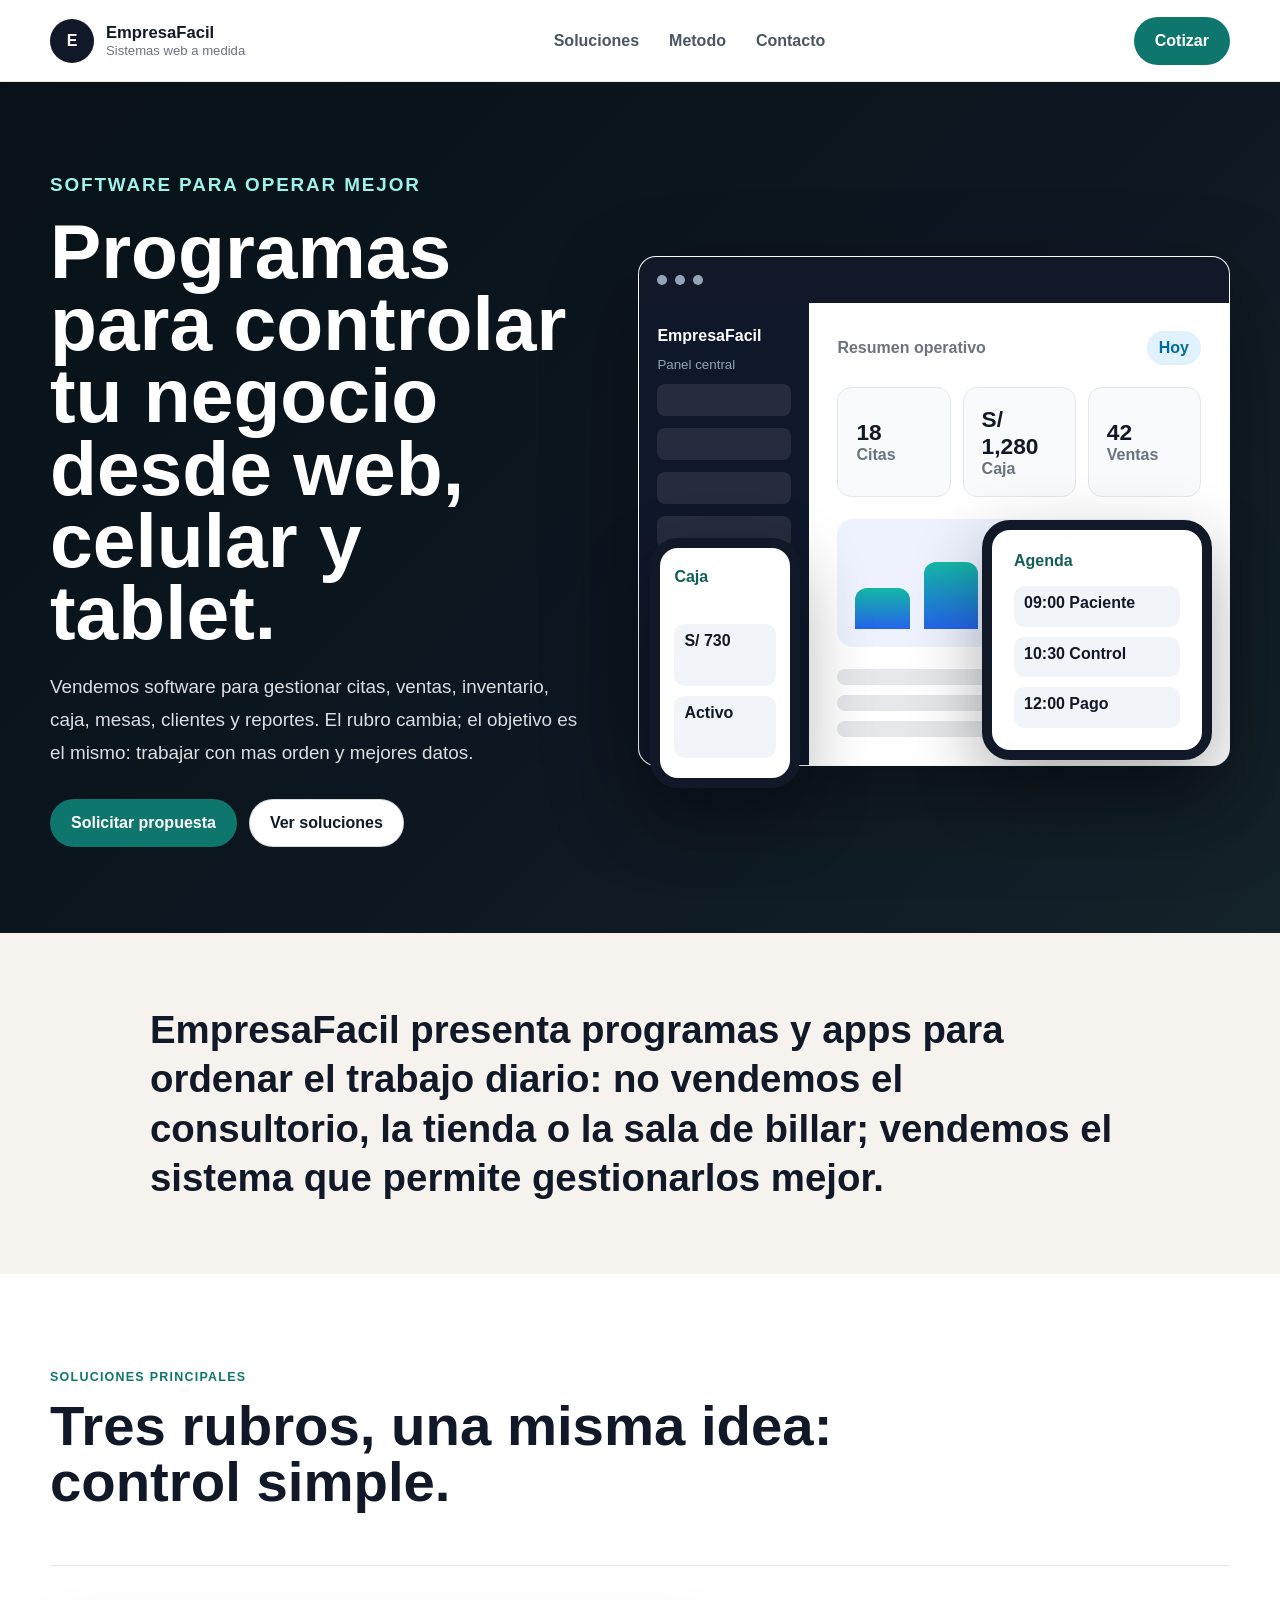
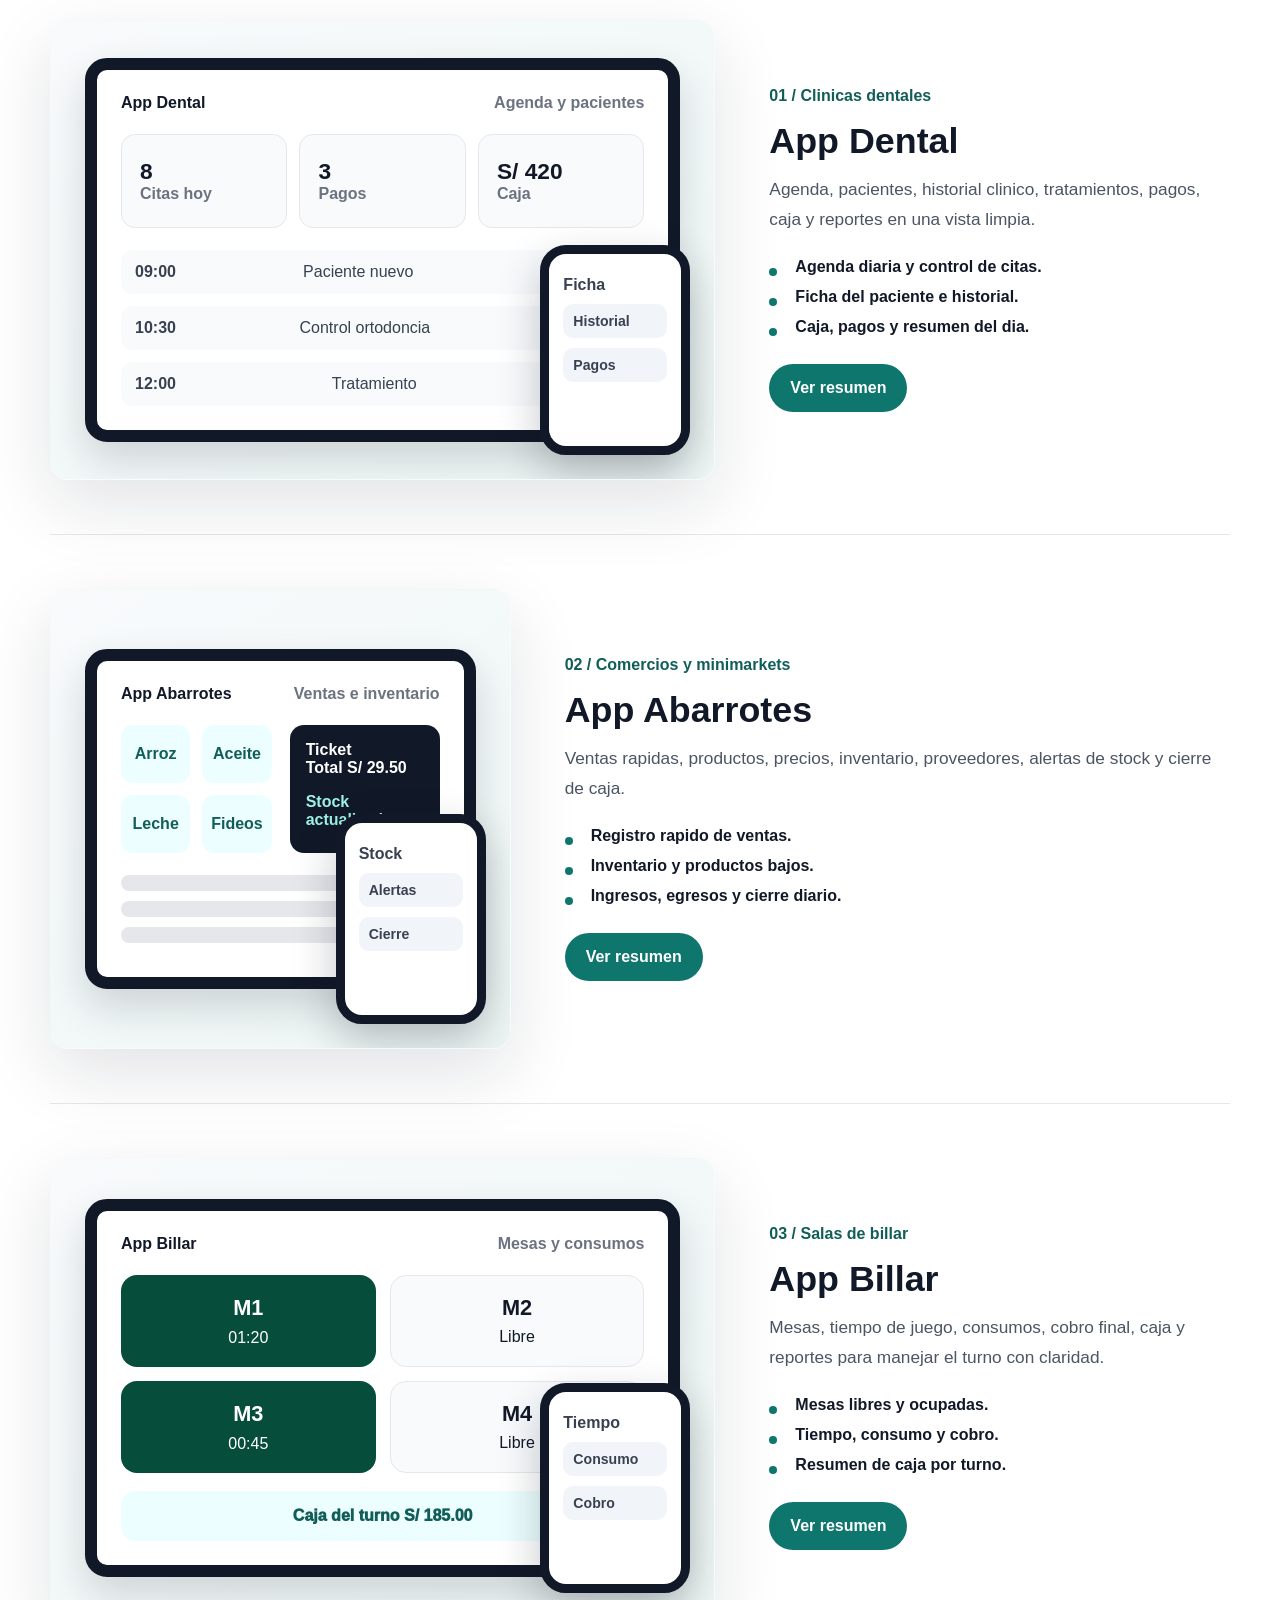
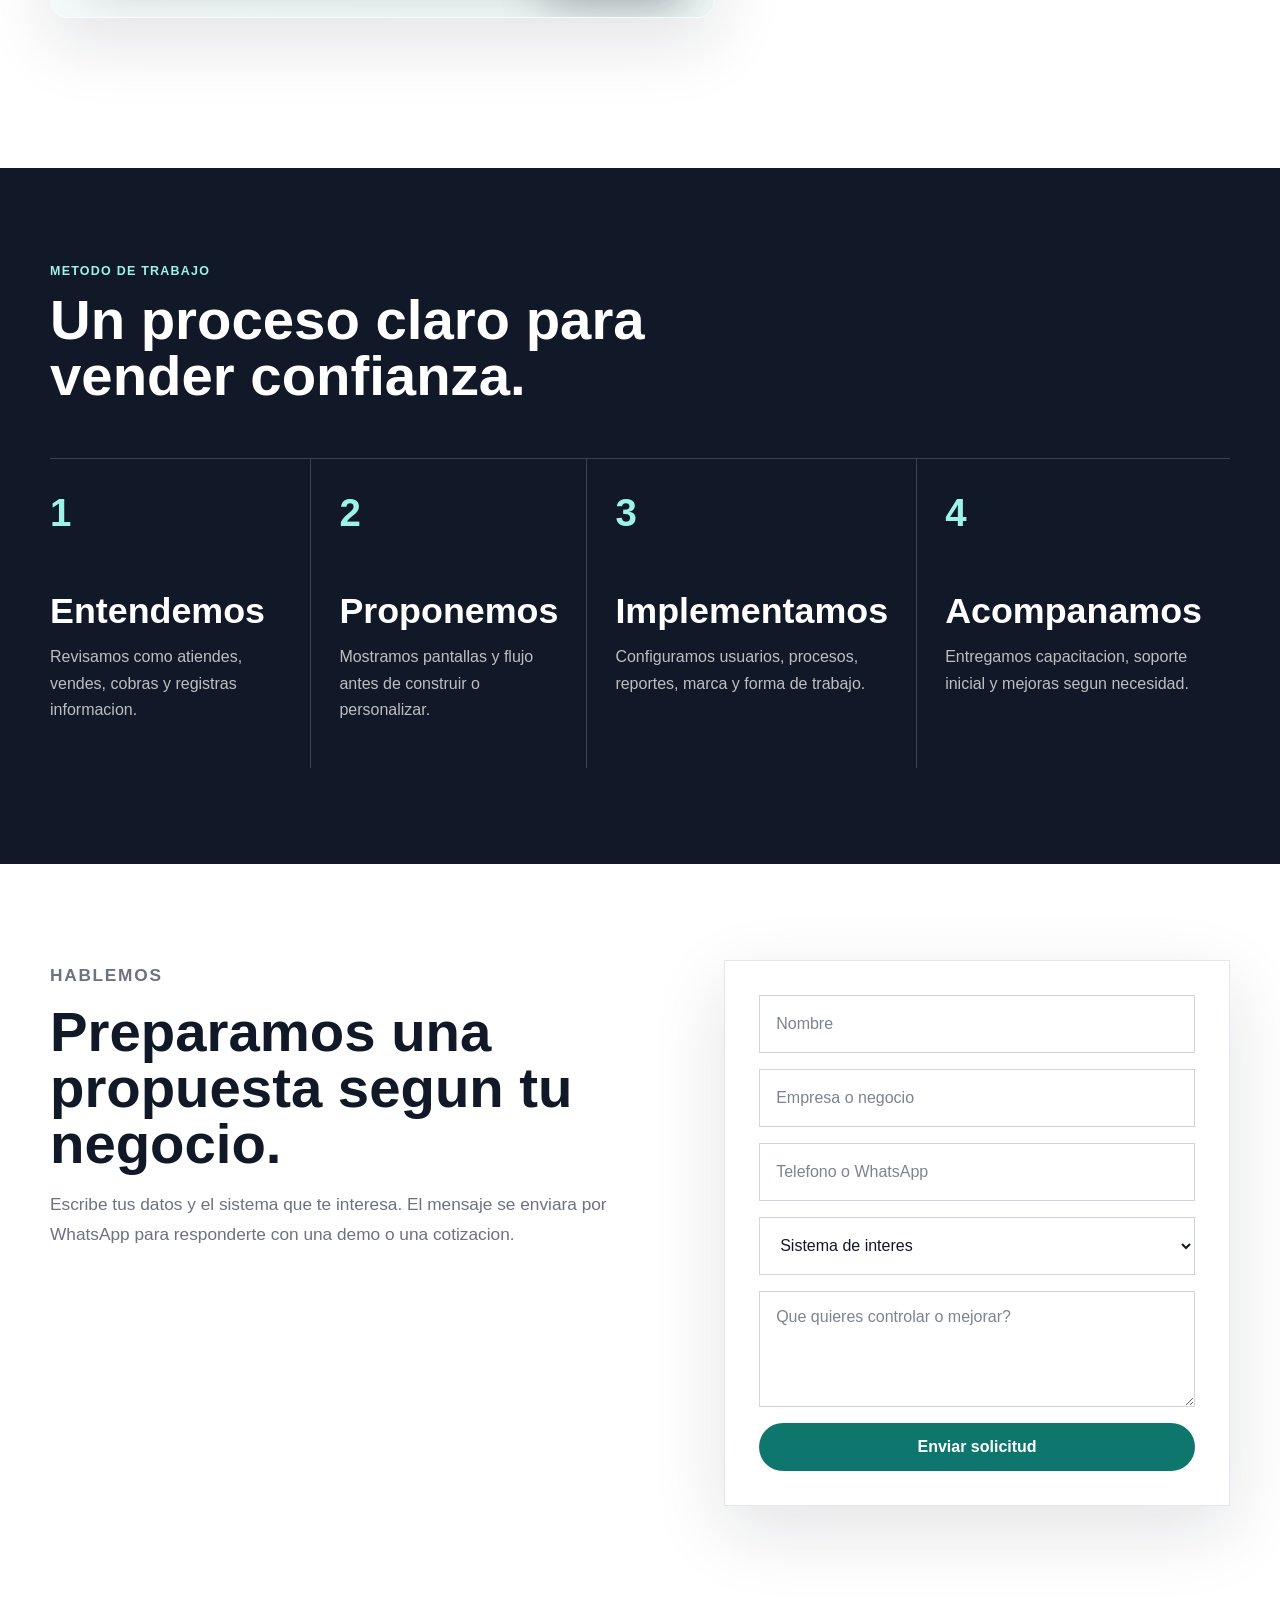
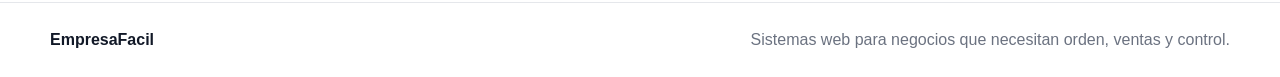
<file: docs/index.html>
<!doctype html>
<html lang="es">
  <head>
    <meta charset="utf-8" />
    <meta name="viewport" content="width=device-width, initial-scale=1" />
    <meta name="theme-color" content="#111827" />
    <meta
      name="description"
      content="EmpresaFacil desarrolla sistemas web elegantes para clinicas, comercios, salas de billar y negocios que necesitan control operativo."
    />
    <title>EmpresaFacil | Sistemas web para negocios</title>
    <link rel="icon" href="assets/empresa-facil-icon.svg" type="image/svg+xml" />
    <link rel="stylesheet" href="pagina-web.css" />
  </head>
  <body>
    <header class="site-header">
      <a class="brand" href="#inicio" aria-label="EmpresaFacil">
        <span class="brand-symbol">E</span>
        <span>
          <strong>EmpresaFacil</strong>
          <small>Sistemas web a medida</small>
        </span>
      </a>
      <nav class="site-nav" aria-label="Secciones">
        <a href="#soluciones">Soluciones</a>
        <a href="#metodo">Metodo</a>
        <a href="#contacto">Contacto</a>
      </nav>
      <a class="nav-button" href="#contacto">Cotizar</a>
    </header>

    <main id="inicio">
      <section class="hero">
        <div class="hero-panel">
          <p class="eyebrow">Software para operar mejor</p>
          <h1>Programas para controlar tu negocio desde web, celular y tablet.</h1>
          <p>
            Vendemos software para gestionar citas, ventas, inventario, caja, mesas, clientes y reportes.
            El rubro cambia; el objetivo es el mismo: trabajar con mas orden y mejores datos.
          </p>
          <div class="hero-actions">
            <a class="button primary" href="#contacto">Solicitar propuesta</a>
            <a class="button secondary" href="#soluciones">Ver soluciones</a>
          </div>
        </div>
        <div class="hero-system" aria-label="Vista del software EmpresaFacil">
          <div class="browser-window">
            <div class="browser-top"><span></span><span></span><span></span></div>
            <div class="app-shell">
              <aside>
                <strong>EmpresaFacil</strong>
                <small>Panel central</small>
                <b></b><b></b><b></b><b></b>
              </aside>
              <section>
                <div class="screen-title">
                  <span>Resumen operativo</span>
                  <strong>Hoy</strong>
                </div>
                <div class="metrics">
                  <article><strong>18</strong><span>Citas</span></article>
                  <article><strong>S/ 1,280</strong><span>Caja</span></article>
                  <article><strong>42</strong><span>Ventas</span></article>
                </div>
                <div class="chart-bars"><i></i><i></i><i></i><i></i><i></i></div>
                <div class="table-lines"><span></span><span></span><span></span></div>
              </section>
            </div>
          </div>
          <div class="device tablet-device">
            <strong>Agenda</strong>
            <span>09:00 Paciente</span>
            <span>10:30 Control</span>
            <span>12:00 Pago</span>
          </div>
          <div class="device phone-device">
            <strong>Caja</strong>
            <em>S/ 730</em>
            <span>Activo</span>
          </div>
        </div>
      </section>

      <section class="intro">
        <p>
          EmpresaFacil presenta programas y apps para ordenar el trabajo diario: no vendemos el consultorio, la tienda
          o la sala de billar; vendemos el sistema que permite gestionarlos mejor.
        </p>
      </section>

      <section class="solutions" id="soluciones">
        <div class="section-head">
          <p class="eyebrow">Soluciones principales</p>
          <h2>Tres rubros, una misma idea: control simple.</h2>
        </div>

        <article class="solution-row">
          <div class="software-card dental-ui" aria-label="Pantallas de la App Dental">
            <div class="software-screen">
              <div class="screen-header"><strong>App Dental</strong><span>Agenda y pacientes</span></div>
              <div class="screen-grid">
                <article><strong>8</strong><span>Citas hoy</span></article>
                <article><strong>3</strong><span>Pagos</span></article>
                <article><strong>S/ 420</strong><span>Caja</span></article>
              </div>
              <div class="appointment-list">
                <p><b>09:00</b> Paciente nuevo <em>Confirmado</em></p>
                <p><b>10:30</b> Control ortodoncia <em>En espera</em></p>
                <p><b>12:00</b> Tratamiento <em>Pagado</em></p>
              </div>
            </div>
            <div class="mobile-preview">
              <strong>Ficha</strong>
              <span>Historial</span>
              <span>Pagos</span>
            </div>
          </div>
          <div class="solution-copy">
            <span>01 / Clinicas dentales</span>
            <h3>App Dental</h3>
            <p>Agenda, pacientes, historial clinico, tratamientos, pagos, caja y reportes en una vista limpia.</p>
            <ul>
              <li>Agenda diaria y control de citas.</li>
              <li>Ficha del paciente e historial.</li>
              <li>Caja, pagos y resumen del dia.</li>
            </ul>
            <button type="button" data-demo-link="dental">Ver resumen</button>
          </div>
        </article>

        <article class="solution-row reverse">
          <div class="software-card store-ui" aria-label="Pantallas de la App Abarrotes">
            <div class="software-screen">
              <div class="screen-header"><strong>App Abarrotes</strong><span>Ventas e inventario</span></div>
              <div class="pos-layout">
                <div>
                  <button>Arroz</button>
                  <button>Aceite</button>
                  <button>Leche</button>
                  <button>Fideos</button>
                </div>
                <aside>
                  <strong>Ticket</strong>
                  <p>Total S/ 29.50</p>
                  <span>Stock actualizado</span>
                </aside>
              </div>
              <div class="table-lines"><span></span><span></span><span></span></div>
            </div>
            <div class="mobile-preview">
              <strong>Stock</strong>
              <span>Alertas</span>
              <span>Cierre</span>
            </div>
          </div>
          <div class="solution-copy">
            <span>02 / Comercios y minimarkets</span>
            <h3>App Abarrotes</h3>
            <p>Ventas rapidas, productos, precios, inventario, proveedores, alertas de stock y cierre de caja.</p>
            <ul>
              <li>Registro rapido de ventas.</li>
              <li>Inventario y productos bajos.</li>
              <li>Ingresos, egresos y cierre diario.</li>
            </ul>
            <button type="button" data-demo-link="abarrotes">Ver resumen</button>
          </div>
        </article>

        <article class="solution-row">
          <div class="software-card billar-ui" aria-label="Pantallas de la App Billar">
            <div class="software-screen">
              <div class="screen-header"><strong>App Billar</strong><span>Mesas y consumos</span></div>
              <div class="pool-grid">
                <article><strong>M1</strong><span>01:20</span></article>
                <article><strong>M2</strong><span>Libre</span></article>
                <article><strong>M3</strong><span>00:45</span></article>
                <article><strong>M4</strong><span>Libre</span></article>
              </div>
              <div class="pool-total">Caja del turno S/ 185.00</div>
            </div>
            <div class="mobile-preview">
              <strong>Tiempo</strong>
              <span>Consumo</span>
              <span>Cobro</span>
            </div>
          </div>
          <div class="solution-copy">
            <span>03 / Salas de billar</span>
            <h3>App Billar</h3>
            <p>Mesas, tiempo de juego, consumos, cobro final, caja y reportes para manejar el turno con claridad.</p>
            <ul>
              <li>Mesas libres y ocupadas.</li>
              <li>Tiempo, consumo y cobro.</li>
              <li>Resumen de caja por turno.</li>
            </ul>
            <button type="button" data-demo-link="billar">Ver resumen</button>
          </div>
        </article>
      </section>

      <section class="method" id="metodo">
        <div class="section-head compact">
          <p class="eyebrow">Metodo de trabajo</p>
          <h2>Un proceso claro para vender confianza.</h2>
        </div>
        <div class="method-grid">
          <article>
            <span>1</span>
            <h3>Entendemos</h3>
            <p>Revisamos como atiendes, vendes, cobras y registras informacion.</p>
          </article>
          <article>
            <span>2</span>
            <h3>Proponemos</h3>
            <p>Mostramos pantallas y flujo antes de construir o personalizar.</p>
          </article>
          <article>
            <span>3</span>
            <h3>Implementamos</h3>
            <p>Configuramos usuarios, procesos, reportes, marca y forma de trabajo.</p>
          </article>
          <article>
            <span>4</span>
            <h3>Acompanamos</h3>
            <p>Entregamos capacitacion, soporte inicial y mejoras segun necesidad.</p>
          </article>
        </div>
      </section>

      <section class="contact" id="contacto">
        <div class="contact-copy">
          <p class="eyebrow">Hablemos</p>
          <h2>Preparamos una propuesta segun tu negocio.</h2>
          <p>
            Escribe tus datos y el sistema que te interesa. El mensaje se enviara por WhatsApp para responderte con
            una demo o una cotizacion.
          </p>
        </div>
        <form id="leadForm" class="lead-form">
          <input name="name" placeholder="Nombre" required />
          <input name="company" placeholder="Empresa o negocio" />
          <input name="phone" inputmode="tel" placeholder="Telefono o WhatsApp" />
          <select name="product">
            <option value="">Sistema de interes</option>
            <option>App Dental</option>
            <option>App Abarrotes</option>
            <option>App Billar</option>
            <option>Sistema a medida</option>
          </select>
          <textarea name="goal" placeholder="Que quieres controlar o mejorar?"></textarea>
          <button class="button primary" type="submit">Enviar solicitud</button>
        </form>
      </section>
    </main>

    <div class="demo-modal" id="demoModal" aria-hidden="true">
      <div class="demo-backdrop" data-demo-close></div>
      <section class="demo-dialog" role="dialog" aria-modal="true" aria-labelledby="demoTitle">
        <button class="demo-close" type="button" data-demo-close aria-label="Cerrar">Cerrar</button>
        <p class="eyebrow" id="demoTag">Resumen</p>
        <h2 id="demoTitle">Sistema</h2>
        <p id="demoIntro">Vista general.</p>
        <div class="demo-list" id="demoList"></div>
        <a class="button primary" id="demoWhatsapp" href="https://wa.me/51930914176" target="_blank" rel="noreferrer">
          Pedir demo por WhatsApp
        </a>
      </section>
    </div>

    <footer class="footer">
      <strong>EmpresaFacil</strong>
      <span>Sistemas web para negocios que necesitan orden, ventas y control.</span>
    </footer>

    <script src="pagina-web.js"></script>
  </body>
</html>
</file>
<file: styles.css>
:root {
  --bg: #eefbff;
  --surface: #ffffff;
  --ink: #17323d;
  --muted: #647b84;
  --line: #c8eaf2;
  --green: #12b886;
  --green-soft: #d9fbe8;
  --aqua: #00a6d6;
  --aqua-soft: #dff7ff;
  --coral: #ff6b6b;
  --amber: #ffd166;
  --blue: #1479ff;
  --violet: #5b7cfa;
  --cyan: #04c8de;
  --mint: #23d3a2;
  --shadow: 0 18px 42px rgba(0, 129, 167, 0.16);
}

* {
  box-sizing: border-box;
}

/* El atributo hidden debe ganar siempre, incluso sobre las clases que definen
   su propio display. Sin esto, un bloque que el codigo cierra -el representante
   del menor, el detalle de la enfermedad- se queda a la vista porque su
   display:grid le gana a la regla del navegador. */
[hidden] {
  display: none !important;
}

body {
  margin: 0;
  min-height: 100vh;
  display: grid;
  grid-template-columns: 260px 1fr;
  color: var(--ink);
  background:
    radial-gradient(circle at top right, rgba(20, 121, 255, 0.12), transparent 24%),
    radial-gradient(circle at 72% 8%, rgba(35, 211, 162, 0.16), transparent 20%),
    radial-gradient(circle at top left, rgba(4, 200, 222, 0.22), transparent 32%),
    var(--bg);
  font-family: Inter, "Segoe UI", Arial, sans-serif;
  font-size: 14px;
  overflow-x: hidden;
}

body.locked {
  grid-template-columns: 1fr;
}

/* Con la sesion cerrada solo se ve el ingreso. La cabecera entra en la lista
   desde que el logo salio del menu y vive en ella: si no, se asomaba por
   debajo del recuadro de ingreso con el nombre del consultorio y el titulo de
   la pantalla. */
body.locked .topbar,
body.locked .sidebar,
body.locked .app {
  display: none;
}

body:not(.locked) .login-screen {
  display: none;
}

.login-screen {
  min-height: 100vh;
  display: grid;
  place-items: center;
  padding: 24px;
  background: radial-gradient(circle at top left, rgba(28, 167, 201, 0.16), transparent 34%), var(--bg);
}

.login-card {
  width: min(420px, 100%);
  display: grid;
  gap: 14px;
  padding: 28px;
  background: var(--surface);
  border: 1px solid var(--line);
  border-radius: 8px;
  box-shadow: var(--shadow);
}

button,
input,
select,
textarea {
  font: inherit;
}

.sidebar {
  min-height: 100vh;
  padding: 20px 16px;
  background: linear-gradient(180deg, #c9f4ff 0%, #e6fff8 46%, #ffffff 100%);
  color: var(--ink);
  display: flex;
  flex-direction: column;
  gap: 20px;
  position: sticky;
  top: 0;
  border-right: 1px solid var(--line);
}

.brand {
  display: flex;
  align-items: center;
  gap: 10px;
}

.login-brand {
  flex-direction: column;
  gap: 14px;
  padding-bottom: 6px;
  text-align: center;
}

.brand-mark {
  width: 78px;
  height: 34px;
  flex: 0 0 auto;
  object-fit: contain;
  display: block;
  filter: drop-shadow(0 8px 16px rgba(0, 166, 214, 0.16));
}

.login-card .brand-mark {
  width: 190px;
  height: 70px;
}

.remember-session {
  display: flex;
  align-items: center;
  gap: 10px;
  color: var(--muted);
  font-size: 14px;
  line-height: 1.2;
}

.remember-session input {
  width: 18px;
  height: 18px;
  flex: 0 0 auto;
}

.brand strong,
.brand small {
  display: block;
}

.brand strong {
  color: #073044;
  font-size: 1rem;
  line-height: 1.1;
}

.brand small {
  color: var(--muted);
  margin-top: 3px;
  font-size: 13px;
}

.title-row {
  display: flex;
  align-items: center;
  gap: 10px;
}

.title-icon-btn {
  width: 34px;
  height: 34px;
  border: 1px solid var(--line);
  border-radius: 8px;
  background: rgba(255, 255, 255, 0.82);
  cursor: pointer;
  display: inline-grid;
  place-items: center;
  color: var(--accent);
}

.title-icon-btn[hidden] {
  display: none;
}

.title-month-picker {
  height: 1px;
  opacity: 0;
  pointer-events: none;
  position: absolute;
  width: 1px;
}

.title-range-controls {
  display: inline-flex;
  align-items: end;
  gap: 8px;
}

.title-range-controls[hidden] {
  display: none;
}

.title-range-controls label {
  color: var(--muted);
  display: grid;
  font-size: 11px;
  font-weight: 800;
  gap: 3px;
}

.title-range-controls input {
  height: 34px;
  min-width: 142px;
  padding: 6px 10px;
  border: 1px solid var(--line);
  border-radius: 8px;
  background: rgba(255, 255, 255, 0.9);
  color: var(--ink);
  font-size: 13px;
  font-weight: 800;
}

.title-icon-btn span {
  width: 15px;
  height: 15px;
  border: 2px solid currentColor;
  border-radius: 3px;
  position: relative;
}

.title-icon-btn span::before {
  content: "";
  position: absolute;
  left: -2px;
  right: -2px;
  top: 3px;
  border-top: 2px solid currentColor;
}

.title-icon-btn span::after {
  content: "";
  position: absolute;
  left: 3px;
  right: 3px;
  top: -5px;
  height: 4px;
  border-left: 2px solid currentColor;
  border-right: 2px solid currentColor;
}

.nav {
  display: grid;
  gap: 6px;
}

.nav-item,
.ghost,
.primary,
.link,
.icon {
  border: 0;
  cursor: pointer;
}

.nav-item {
  width: 100%;
  text-align: left;
  padding: 10px 14px;
  border-radius: 8px;
  color: #265160;
  background: transparent;
  display: flex;
  align-items: center;
  gap: 10px;
}

.nav-item[data-view="pacientes"]::before {
  content: "";
  width: 18px;
  height: 18px;
  flex: 0 0 18px;
  border: 2px solid currentColor;
  border-radius: 50%;
  box-shadow: 8px 5px 0 -4px currentColor;
  opacity: 0.8;
}

.nav-item:hover,
.nav-item.active {
  background: linear-gradient(135deg, #d7f8ff, #dcfff1);
  color: #006b88;
  box-shadow: inset 5px 0 0 var(--blue), 0 8px 18px rgba(0, 166, 214, 0.1);
}

.nav-item[hidden],
[data-role-action][hidden],
#patientTopActions[hidden],
#userAdminPanel[hidden] {
  display: none !important;
}

.sidebar-footer {
  margin-top: auto;
  display: grid;
  gap: 10px;
}

.session-box {
  padding: 10px 12px;
  border-radius: 8px;
  background: linear-gradient(135deg, #dff7ff, #e2fbe8);
  color: #006b88;
}

.session-box strong,
.session-box small {
  display: block;
}

.session-box small {
  margin-top: 4px;
  color: var(--muted);
}

.notice {
  margin: 0;
  padding: 10px 12px;
  border-radius: 8px;
  background: #fff8e7;
  color: #8a5f13;
  font-weight: 700;
}

.notice.subtle {
  background: #e9fbff;
  color: #006b88;
}

.payment-patient-row {
  position: relative;
  display: block;
}

.payment-patient-row label {
  width: 100%;
}

.product-picker-button {
  position: absolute;
  top: -8px;
  right: 0;
  width: 38px;
  height: 38px;
  border-radius: 8px;
  border: 1px solid var(--line);
  background: linear-gradient(135deg, #e9fbff, #e2fbe8);
  color: #00759a;
  font-size: 20px;
  font-weight: 800;
}

.product-sale-summary {
  display: grid;
  gap: 4px;
  padding: 10px 12px;
  border: 1px solid var(--line);
  border-radius: 8px;
  background: #f4fdff;
  color: var(--ink);
}

.product-sale-summary span {
  color: var(--muted);
  font-size: 13px;
}

.inventory-layout .panel,
.inventory-form {
  align-self: start;
}

.inventory-products-scroll {
  max-height: 420px;
  overflow-y: auto;
}

.inventory-products-scroll table {
  min-width: 720px;
}

.product-sale-modal {
  width: min(720px, calc(100vw - 32px));
  max-height: 82vh;
  overflow-y: auto;
  overflow-x: hidden;
  padding: 18px 20px;
  font-size: 13px;
}

.product-sale-modal h2 {
  font-size: 20px;
}

.product-sale-toolbar,
.product-sale-footer {
  display: flex;
  align-items: center;
  justify-content: space-between;
  gap: 12px;
}

.product-sale-toolbar {
  color: var(--muted);
  font-size: 12px;
}

.product-sale-list {
  display: grid;
  grid-template-columns: 1fr;
  gap: 8px;
  margin: 8px 0 10px;
}

.product-sale-card {
  display: grid;
  grid-template-columns: minmax(0, 1fr) 122px;
  align-items: center;
  gap: 12px;
  padding: 9px 10px;
  border: 1px solid var(--line);
  border-radius: 8px;
  background: #fff;
}

.product-sale-card.selected {
  border-color: var(--blue);
  background: linear-gradient(135deg, #eff9ff, #f0fff8);
}

.product-sale-card strong,
.product-sale-card span {
  display: block;
}

.product-sale-card strong {
  font-size: 13px;
  line-height: 1.2;
}

.product-sale-card span {
  margin-top: 2px;
  color: var(--muted);
  font-size: 12px;
  line-height: 1.2;
}

.qty-stepper {
  display: grid;
  grid-template-columns: 30px 48px 30px;
  gap: 5px;
  justify-content: end;
}

.qty-stepper button,
.qty-stepper input {
  width: 100%;
  height: 30px;
  border: 1px solid var(--line);
  border-radius: 7px;
  background: #f8fdff;
  text-align: center;
  font-size: 13px;
  font-weight: 800;
}

.qty-stepper button {
  color: #00759a;
  cursor: pointer;
}

.app {
  min-width: 0;
  padding: 24px 28px 32px;
}

.topbar {
  display: flex;
  justify-content: space-between;
  align-items: flex-start;
  gap: 18px;
  margin-bottom: 20px;
}

.eyebrow {
  margin: 0 0 6px;
  color: var(--muted);
  font-weight: 700;
  text-transform: uppercase;
  font-size: 12px;
}

h1,
h2,
p {
  margin-top: 0;
}

h1 {
  margin-bottom: 0;
  font-size: 28px;
  line-height: 1.15;
}

h2 {
  font-size: 20px;
  line-height: 1.2;
  margin-bottom: 0;
}

.top-actions,
.toolbar,
.summary-row {
  display: flex;
  gap: 12px;
  align-items: center;
  flex-wrap: wrap;
}

.cash-date-control {
  display: grid;
  gap: 6px;
  max-width: 220px;
  margin-bottom: 12px;
  font-size: 13px;
  font-weight: 800;
  color: var(--muted);
}

.agenda-toolbar {
  display: grid;
  grid-template-columns: 150px minmax(160px, 1fr) minmax(160px, 1fr) auto auto auto;
  align-items: stretch;
  gap: 8px;
  margin-bottom: 8px;
}

.agenda-toolbar input,
.agenda-toolbar select,
.agenda-toolbar button {
  min-height: 38px;
  padding-top: 7px;
  padding-bottom: 7px;
  font-size: 14px;
}

.search,
input,
select,
textarea {
  width: 100%;
  border: 1px solid var(--line);
  border-radius: 8px;
  background: #fff;
  color: var(--ink);
  padding: 10px 12px;
  outline: none;
}

.search {
  width: min(360px, 45vw);
}

textarea {
  resize: vertical;
}

label {
  display: grid;
  gap: 7px;
  color: var(--muted);
  font-weight: 700;
  font-size: 13px;
}

.check-row {
  display: flex;
  align-items: center;
  gap: 10px;
  padding: 12px;
  border: 1px solid var(--line);
  border-radius: 8px;
  background: #f5fcfd;
  color: var(--ink);
}

.check-grid {
  display: grid;
  grid-template-columns: repeat(2, minmax(0, 1fr));
  gap: 10px;
}

.check-grid .check-row {
  min-height: 54px;
}

.check-row input {
  width: 18px;
  height: 18px;
}

.primary,
.ghost,
.link {
  border-radius: 8px;
  padding: 10px 14px;
  white-space: nowrap;
  font-size: 14px;
}

.primary {
  background: linear-gradient(135deg, var(--blue) 0%, var(--cyan) 42%, var(--green) 100%);
  color: #fff;
  font-weight: 800;
  box-shadow: 0 12px 26px rgba(0, 166, 214, 0.24), 0 5px 14px rgba(18, 184, 134, 0.18);
}

.ghost {
  background: linear-gradient(135deg, #e2f8ff, #edfdf5);
  color: #006b88;
  font-weight: 700;
}

.ghost.full,
.file-label {
  width: 100%;
  text-align: center;
  display: block;
}

.file-label input {
  display: none;
}

.link {
  background: transparent;
  color: var(--green);
  font-weight: 800;
  padding-inline: 4px;
}

.view {
  display: none;
}

.view.active {
  display: block;
}

.kpi-grid {
  display: grid;
  grid-template-columns: repeat(4, minmax(150px, 1fr));
  gap: 14px;
  margin-bottom: 16px;
}

.kpi,
.panel,
.appointment-card,
.campaign-card,
.treatment-card {
  background: var(--surface);
  border: 1px solid var(--line);
  border-radius: 8px;
  box-shadow: var(--shadow);
}

.kpi {
  background: linear-gradient(135deg, #ffffff 0%, #e9fbff 65%, #e5fff3 100%);
  border-top: 3px solid rgba(20, 121, 255, 0.42);
}

.kpi {
  padding: 18px 20px;
  border-radius: 12px;
}

.kpi-detail-card {
  position: relative;
}

.kpi-detail-btn {
  position: absolute;
  top: 12px;
  right: 12px;
  width: 28px;
  height: 28px;
  border: 1px solid var(--line);
  border-radius: 8px;
  background: rgba(255, 255, 255, 0.78);
  cursor: pointer;
}

.kpi-detail-btn::before,
.kpi-detail-btn::after {
  content: "";
  position: absolute;
  border-color: var(--blue);
}

.kpi-detail-btn::before {
  width: 10px;
  height: 10px;
  top: 7px;
  right: 7px;
  border-top: 2px solid var(--blue);
  border-right: 2px solid var(--blue);
}

.kpi-detail-btn::after {
  width: 12px;
  height: 2px;
  top: 15px;
  left: 7px;
  background: var(--blue);
  transform: rotate(-45deg);
  transform-origin: center;
}

.kpi-detail-btn:hover {
  background: #eefbff;
  box-shadow: 0 8px 18px rgba(0, 166, 214, 0.14);
}

.kpi span {
  color: var(--muted);
  font-weight: 700;
  display: block;
  margin-bottom: 7px;
  font-size: 13px;
}

.kpi strong {
  font-size: 28px;
  line-height: 1.08;
}

.kpi-breakdown {
  display: grid;
  gap: 4px;
  margin-top: 10px;
  color: var(--muted);
  font-size: 12px;
}

.kpi-breakdown small {
  display: flex;
  justify-content: space-between;
  gap: 10px;
  font-size: 14px;
}

.kpi-breakdown b {
  color: var(--ink);
  font-weight: 800;
  white-space: nowrap;
}

/* Tres medios en el mismo alto que ocupaban dos: en vez de una fila por medio,
   cada uno va en su columna con el nombre encima y el monto debajo. */
.kpi-breakdown-3 {
  grid-template-columns: repeat(3, minmax(0, 1fr));
  gap: 4px 10px;
}

.kpi-breakdown-3 small {
  display: block;
  min-width: 0;
  font-size: 13px;
  line-height: 1.25;
}

.kpi-breakdown-3 i {
  display: block;
  font-style: normal;
  font-size: 11px;
  color: var(--muted);
  white-space: nowrap;
  overflow: hidden;
  text-overflow: ellipsis;
}

.kpi-breakdown-3 b {
  display: block;
  font-size: 13px;
}

.content-grid {
  display: grid;
  gap: 16px;
  min-width: 0;
}

.content-grid > * {
  min-width: 0;
}

.content-grid.two {
  grid-template-columns: repeat(2, minmax(0, 1fr));
}

.content-grid.form-and-list {
  grid-template-columns: 360px minmax(0, 1fr);
}

.content-grid.general-layout {
  grid-template-columns: minmax(260px, 0.75fr) minmax(0, 1.55fr);
}

.content-grid.general-layout.lower {
  margin-top: 18px;
}

.card-fee-help {
  margin: 0 0 4px;
  font-size: 12px;
  line-height: 1.4;
}

.card-fee-figures {
  display: grid;
  grid-template-columns: repeat(3, minmax(0, 1fr));
  gap: 4px 10px;
  margin: 2px 0 4px;
}

.card-fee-figures span {
  display: block;
  min-width: 0;
  font-size: 11px;
  color: var(--muted);
}

.card-fee-figures b {
  display: block;
  color: var(--ink);
  font-size: 13px;
  font-weight: 800;
  white-space: nowrap;
}

.receivable-form {
  display: grid;
  /* paciente, fecha de pago, monto, quien atendio, detalle y el boton */
  grid-template-columns: minmax(220px, 1.4fr) minmax(150px, 0.75fr) minmax(130px, 0.65fr) minmax(130px, 0.6fr) minmax(200px, 1.1fr) auto;
  gap: 10px;
  align-items: end;
  margin-bottom: 14px;
}

.receivable-form label:first-child {
  position: relative;
}

.patient-suggestions {
  position: absolute;
  top: calc(100% + 4px);
  left: 0;
  right: 0;
  z-index: 5;
  max-height: 240px;
  overflow-y: auto;
  background: #fff;
  border: 1px solid var(--line);
  border-radius: 8px;
  box-shadow: 0 14px 28px rgba(0, 105, 130, 0.16);
}

.patient-suggestions:empty {
  display: none;
}

.patient-suggestions button {
  width: 100%;
  display: grid;
  gap: 2px;
  padding: 9px 11px;
  border: 0;
  border-bottom: 1px solid #e0f2f6;
  background: #fff;
  color: var(--ink);
  text-align: left;
  cursor: pointer;
  /* una sugerencia se toca, no se subraya: sin esto, apretar sobre el nombre
     con el trackpad empezaba a seleccionar texto en vez de elegir */
  user-select: none;
}

.patient-suggestions button:hover,
.patient-suggestions button:focus {
  background: #eefbff;
  outline: none;
}

.patient-suggestions span {
  color: var(--muted);
  font-size: 12px;
}

#receivablesTable .muted {
  font-size: 13px;
}

.inline-edit-btn {
  margin-left: 7px;
  border: 1px solid var(--line);
  background: #f7fdff;
  color: var(--muted);
  border-radius: 999px;
  padding: 2px 6px;
  font-size: 10px;
  font-weight: 800;
  cursor: pointer;
  vertical-align: middle;
}

.inline-edit-btn:hover {
  color: #006b88;
  border-color: #9ddceb;
}

.user-admin-grid {
  margin-top: 18px;
}

.panel {
  padding: 18px 20px;
  min-width: 0;
  border-radius: 12px;
}

.panel-head {
  display: flex;
  justify-content: space-between;
  align-items: center;
  gap: 10px;
  margin-bottom: 14px;
}

.form {
  display: grid;
  gap: 12px;
  align-content: start;
}

.inline-fields {
  display: grid;
  grid-template-columns: repeat(2, minmax(0, 1fr));
  gap: 10px;
}

.inline-fields label {
  min-width: 0;
  font-size: clamp(11px, 0.8vw, 13px);
}

.inline-fields input {
  min-width: 0;
}

.lookup-row {
  display: grid;
  grid-template-columns: minmax(0, 1fr) auto;
  gap: 10px;
  align-items: end;
}

.lookup-button {
  min-height: 44px;
  padding: 10px 14px;
  white-space: nowrap;
}

.lookup-hint {
  min-height: 16px;
  margin: -4px 0 4px;
  font-size: 12px;
}

.mixed-payment-fields {
  display: grid;
  gap: 10px;
  padding: 12px;
  border: 1px solid var(--line);
  border-radius: 10px;
  background: linear-gradient(135deg, rgba(223, 247, 255, 0.9), rgba(217, 251, 232, 0.75));
}

.mixed-payment-fields[hidden] {
  display: none;
}

.mixed-payment-fields .muted {
  margin: 0;
}

.mixed-payment-fields .ghost {
  width: 100%;
}

.mixed-payment-summary {
  margin: 0;
  font-weight: 800;
  color: var(--green);
}

.mixed-payment-summary.invalid {
  color: var(--coral);
}

.patient-contact-row {
  grid-template-columns: minmax(0, 1fr) minmax(0, 1fr) !important;
  align-items: start;
}

.patient-contact-row .compact-label {
  font-size: 12px;
  line-height: 1.15;
  white-space: nowrap;
  overflow: hidden;
  text-overflow: ellipsis;
}

.form.wide {
  max-width: 980px;
}

.settings-grid {
  display: grid;
  grid-template-columns: repeat(3, minmax(0, 1fr));
  gap: 14px;
}

.stack {
  display: grid;
  gap: 12px;
}

.appointment-card,
.treatment-card,
.campaign-card {
  padding: 12px 14px;
  border-radius: 12px;
}

.card-title {
  display: flex;
  justify-content: space-between;
  gap: 12px;
  align-items: start;
  margin-bottom: 8px;
  font-size: 13px;
}

.muted {
  color: var(--muted);
}

.status {
  display: inline-flex;
  align-items: center;
  border-radius: 999px;
  padding: 4px 9px;
  font-size: 12px;
  font-weight: 800;
  background: var(--aqua-soft);
  color: #08718a;
}

.status.warn {
  background: #fff1c7;
  color: var(--amber);
}

.status.danger {
  background: #ffe0df;
  color: var(--coral);
}

.agenda-board {
  display: grid;
  gap: 2px;
  margin-top: 5px;
  max-height: calc(100vh - 164px);
  overflow: auto;
  padding-right: 4px;
}

.agenda-row {
  display: grid;
  grid-template-columns: 50px repeat(2, minmax(0, 1fr));
  gap: 2px;
  align-items: stretch;
}

.agenda-notice,
.nonwork-day {
  border: 1px solid #7edce8;
  background: linear-gradient(135deg, #e2fbff, #e6fff4);
  color: #006b88;
}

.agenda-notice {
  padding: 8px 12px;
  border-radius: 8px;
  font-weight: 800;
}

.time-cell,
.slot {
  min-height: 26px;
  border: 1px solid var(--line);
  background: #fff;
  border-radius: 5px;
  padding: 2px 6px;
}

.time-cell {
  color: var(--muted);
  font-weight: 800;
  display: grid;
  place-items: center;
  font-size: 12px;
}

.slot.busy {
  border-color: #65d3ea;
  background: linear-gradient(135deg, #d9f7ff, #effdff);
}

.slot.status-atendida {
  border-color: #39d98a;
  background: linear-gradient(135deg, #c9f9df, #effff5);
}

.slot.status-reprogramada {
  border-color: #ffb020;
  background: linear-gradient(135deg, #ffe7ad, #fff8df);
}

.slot.status-no_asistio,
.slot.status-cancelada {
  border-color: #ff7b72;
  background: linear-gradient(135deg, #ffd3d0, #fff0ed);
}

/* Color por doctor: la cita toma el color de quien atiende (franja gruesa a la
   izquierda y fondo suave). La atendida se pinta entera con el color
   encendido del doctor -el mismo de la franja-, con la letra blanca u oscura
   segun el color; la cancelada y la que no asistio se quedan en gris con la
   franja del doctor. */
.slot.busy.del-doctor {
  border-color: var(--doctor-color);
  border-left: 6px solid var(--doctor-color);
  background: var(--doctor-fondo, color-mix(in srgb, var(--doctor-color) 20%, #fff));
}

.slot.busy.del-doctor.status-atendida {
  background: var(--doctor-color);
  color: var(--doctor-texto, #fff);
}

.slot.busy.del-doctor.status-atendida .slot-meta {
  color: inherit;
}

.slot.busy.del-doctor.status-atendida .slot-meta span {
  border-right-color: color-mix(in srgb, currentColor 45%, transparent);
}

.slot.busy.del-doctor.status-no_asistio,
.slot.busy.del-doctor.status-cancelada {
  border-color: #c9ccd1;
  border-left-color: var(--doctor-color);
  background: #f1f2f4;
  color: #6b7280;
}

tr.followup-rescheduled td {
  background: #fff8db;
}

tr.followup-pending td {
  background: #ffe8e8;
}

tr.followup-rescheduled td:first-child {
  border-left: 4px solid #f4b942;
}

tr.followup-pending td:first-child {
  border-left: 4px solid #ff6b6b;
}

/* Seguimiento de citas: filas de dos renglones. El tamano va en la celda -una
   regla sobre la tabla pierde contra el "td" general, y por eso la letra salia
   grande aunque aqui dijera 12px-. La columna de botones es una celda de
   verdad y no una caja flexible: con display:flex dejaba de medir lo que la
   fila y quedaba un hueco blanco debajo de los botones. */
#appointmentFollowUpsTable td {
  padding: 6px 10px;
  font-size: 13px;
  line-height: 1.25;
  vertical-align: middle;
}

#appointmentFollowUpsTable td strong {
  font-size: 13px;
  line-height: 1.25;
}

#appointmentFollowUpsTable .muted {
  font-size: 11.5px;
}

#appointmentFollowUpsTable .status {
  font-size: 10px;
  padding: 3px 7px;
  white-space: nowrap;
}

#appointmentFollowUpsTable .followup-acciones {
  text-align: right;
}

#appointmentFollowUpsTable .small-btn {
  display: inline-flex;
  align-items: center;
  min-height: 28px;
  margin: 2px 0 2px 4px;
  padding: 4px 9px;
  font-size: 12px;
}

/* En pantalla ancha sobra sitio a los lados: la fecha, el celular, la proxima
   cita y los botones van cada uno en un renglon, y lo que se estira es el
   comentario. En el celular se deja partir, que ahi no hay ancho. */
@media (min-width: 981px) {
  #appointmentFollowUpsTable td:nth-child(1),
  #appointmentFollowUpsTable td:nth-child(3),
  #appointmentFollowUpsTable td:nth-child(5),
  #appointmentFollowUpsTable .followup-acciones {
    white-space: nowrap;
  }

  /* el nombre necesita ancho propio: sin el, la tabla se lo daba al comentario
     -casi siempre vacio- y un nombre largo se partia en tres renglones */
  #appointmentFollowUpsTable td:nth-child(2) {
    min-width: 230px;
  }
}

/* los titulos de la tabla, en un solo renglon */
#seguimiento-citas th {
  white-space: nowrap;
}

.slot.lunch {
  background: linear-gradient(135deg, #fff7df, #fffaf0);
}

.slot {
  display: grid;
  gap: 1px;
  align-content: center;
  font-size: 10px;
  line-height: 1;
}

.slot strong {
  font-size: 10.5px;
  line-height: 1;
}

.slot-main {
  min-width: 0;
}

/* La franja pasa a dos columnas cuando hay cita: el texto a la izquierda y el
   boton de confirmado a la derecha, alto completo para que quede a la altura
   del nombre. */
.slot.busy {
  grid-template-columns: minmax(0, 1fr) auto;
  align-items: center;
  column-gap: 6px;
}

.slot.busy .slot-main,
.slot.busy .slot-meta {
  grid-column: 1;
}

/* Apagado por defecto y verde cuando el paciente confirmo. El color va solo en
   el boton: la franja se queda como estaba, porque confirmar no cambia el
   estado de la cita. */
.slot-confirm {
  grid-column: 2;
  grid-row: 1 / -1;
  align-self: center;
  border: 1px solid var(--line);
  background: #fff;
  color: var(--muted);
  border-radius: 999px;
  padding: 2px 7px;
  font-size: 9px;
  font-weight: 800;
  line-height: 1.3;
  cursor: pointer;
  white-space: nowrap;
}

.slot-confirm:hover {
  border-color: var(--muted);
  color: var(--ink);
}

.slot-confirm.confirmada {
  border-color: #2f8f57;
  background: #e4f5ea;
  color: #1c5f39;
}

/* Lo que dejo dicho el recordatorio por WhatsApp. En la agenda es una pastilla
   chica junto al estado; en Recordatorios, una linea bajo la tarjeta. Verde
   para «confirmó» (tambien el marcado a mano: reemplaza al boton de la derecha
   y un clic la deshace), ambar para «pidió reprogramar», rojo para «no se pudo
   enviar». Igual que en EmpresaFacil. */
.wa-badge {
  display: inline-flex;
  align-items: center;
  border-radius: 999px;
  padding: 1px 6px;
  font-size: 9px;
  font-weight: 800;
  line-height: 1.3;
  white-space: nowrap;
}

.wa-badge.wa-confirmado {
  background: #eef8f1;
  color: #1c5f39;
  border: 1px solid #bfe3cc;
  font-family: inherit;
  font-size: 8.5px;
  font-weight: 700;
  padding: 0 5px;
  cursor: pointer;
}

.wa-badge.wa-confirmado:hover {
  border-color: #2f8f57;
}

.wa-badge.wa-reprogramar,
.wa-estado.wa-reprogramar {
  background: #fff1d6;
  color: #8a5a00;
  border: 1px solid #f0c36d;
}

.wa-badge.wa-fallido,
.wa-estado.wa-fallido {
  background: #fde4e4;
  color: #9b1c1c;
  border: 1px solid #f0a0a0;
}

.wa-estado {
  margin: 8px 0 6px;
  padding: 6px 9px;
  border-radius: 10px;
  font-size: 12px;
  font-weight: 700;
  border: 1px solid var(--line);
  color: var(--muted);
  background: #fff;
}

.wa-estado.wa-confirma {
  background: #e4f5ea;
  color: #1c5f39;
  border-color: #2f8f57;
}

.slot-main strong,
.slot-main span {
  display: block;
  overflow: hidden;
  text-overflow: ellipsis;
  white-space: nowrap;
}

.slot-meta {
  display: flex;
  gap: 2px;
  flex-wrap: wrap;
  color: var(--muted);
  font-size: 8.5px;
}

.slot-meta span {
  padding-right: 3px;
  border-right: 1px solid var(--line);
}

.slot-meta span:last-child {
  border-right: 0;
}

.table-wrap {
  overflow: auto;
  max-width: 100%;
}

.patients-scroll {
  max-height: calc(100vh - 245px);
  overflow: auto;
  padding-right: 4px;
}

.patients-scroll table {
  font-size: 13px;
}

.patients-scroll th,
.patients-scroll td {
  padding: 8px 8px;
}

.patients-scroll td strong {
  font-size: 13px;
  line-height: 1.15;
}

.patients-scroll .muted {
  font-size: 12px;
}

.patients-scroll thead th {
  position: sticky;
  top: 0;
  z-index: 1;
  background: var(--surface);
}

/* Los controles del registro de actividad: elegir el dia, buscar y exportar.
   En pantalla angosta se van apilando solos en vez de salirse del panel. */
.audit-controles {
  display: flex;
  flex-wrap: wrap;
  align-items: center;
  gap: 8px;
}

.audit-controles select,
.audit-controles input {
  height: 32px;
  padding: 0 8px;
  font-size: 12px;
  border: 1px solid var(--border);
  border-radius: 8px;
  background: var(--surface);
  color: inherit;
}

.audit-controles input {
  width: 190px;
  min-width: 0;
  flex: 1 1 120px;
}

/* mes y dia, lado a lado y del ancho de lo que dicen (2026-11-10) */
.audit-controles select {
  width: auto;
  max-width: 100%;
  flex: 0 1 auto;
}

/* El titulo de una pieza y los controles en la otra: si no entran en la misma
   linea, bajan enteros en vez de partir el titulo en dos. */
.daily-audit-panel .panel-head {
  flex-wrap: wrap;
  align-items: baseline;
}

.daily-audit-panel .panel-head h2 {
  white-space: nowrap;
}

.daily-audit-panel .audit-controles {
  flex: 1 1 260px;
  justify-content: flex-end;
}

/* El registro se queda del ancho que tenia. Lo que cambia es que entra mas:
   letra mas chica y filas mas juntas. */
.daily-audit-panel .table-wrap {
  max-height: 420px;
  overflow: auto;
}

.daily-audit-panel table {
  font-size: 11.5px;
  line-height: 1.2;
}

.daily-audit-panel th {
  font-size: 10px;
  padding: 5px 8px;
}

/* El tamano va en la celda y no en la tabla: la regla general de td es mas
   fuerte y se comia el de la tabla, que quedaba escrito sin efecto. */
.daily-audit-panel td {
  padding: 4px 8px;
  font-size: 11.5px;
  vertical-align: top;
}

/* El reparto del ancho: la hora y el rol lo justo, el usuario sin pasarse, y
   todo lo que sobra para el movimiento, que es lo que se lee. */
.daily-audit-panel table {
  table-layout: fixed;
  width: 100%;
}

.daily-audit-panel td:first-child,
.daily-audit-panel th:first-child {
  width: 44px;
  white-space: nowrap;
}

.daily-audit-panel td:nth-child(2),
.daily-audit-panel th:nth-child(2) {
  width: 23%;
}

.daily-audit-panel td:nth-child(3),
.daily-audit-panel th:nth-child(3) {
  width: 19%;
}

.income-breakdown-panel table {
  min-width: 780px;
  font-size: 12px;
  line-height: 1.22;
}

.income-breakdown-panel table.daily-income-table {
  min-width: 1520px;
}

#dailyIncomeBreakdownReport {
  max-height: 310px;
  overflow: auto;
  padding-right: 4px;
}

.income-breakdown-panel th {
  font-size: 10px;
  padding: 8px 8px;
}

.income-breakdown-panel thead th {
  position: sticky;
  top: 0;
  z-index: 1;
  background: var(--surface);
}

.income-breakdown-panel td {
  padding: 9px 8px;
  vertical-align: top;
}

.income-breakdown-panel td strong {
  font-size: 12px;
}

.patient-appointment {
  display: grid;
  gap: 3px;
  min-width: 145px;
  max-width: 210px;
}

.patient-appointment strong {
  font-size: 12px;
  line-height: 1.15;
}

.patient-appointment span {
  color: var(--muted);
  font-size: 12px;
  line-height: 1.25;
}

.patient-appointment-scheduled strong {
  color: #007f91;
}

.patient-appointment-rescheduled strong {
  color: var(--amber);
}

.patient-appointment-cancelled strong,
.patient-appointment-missed strong {
  color: var(--coral);
}

.patient-appointment-none strong {
  color: var(--muted);
}

.patient-detail-row td {
  background: linear-gradient(90deg, rgba(224, 255, 249, 0.9), rgba(238, 250, 255, 0.9));
  padding: 9px 11px;
}

.patient-appointment-panel {
  border: 1px solid var(--line);
  border-radius: 8px;
  background: #fff;
  padding: 10px;
  display: grid;
  gap: 8px;
}

.patient-appointment-status {
  display: flex;
  align-items: center;
  justify-content: space-between;
  gap: 12px;
  flex-wrap: wrap;
}

.patient-appointment-status strong {
  color: #007f91;
  font-size: 13px;
}

.patient-appointment-status span {
  color: var(--muted);
  font-size: 12px;
}

.patient-appointment-grid {
  display: grid;
  grid-template-columns: repeat(4, minmax(0, 1fr));
  gap: 7px;
}

.patient-appointment-grid span,
.patient-appointment-item {
  border: 1px solid var(--line);
  border-radius: 8px;
  background: var(--soft);
  padding: 7px 9px;
  color: var(--muted);
  font-size: 11.5px;
}

.patient-appointment-grid strong,
.patient-appointment-item strong {
  display: block;
  color: var(--ink);
  font-size: 11.5px;
  line-height: 1.2;
}

.patient-appointment-list {
  display: grid;
  gap: 7px;
  max-height: 360px;
  overflow: auto;
  padding-right: 4px;
}

.patient-appointment-item span {
  display: block;
  line-height: 1.22;
}

/* La linea de la fecha comparte sitio con el numero del comprobante: la
   fecha manda y no se parte, y el numero usa lo que sobra. */
.patient-appointment-item .patient-appointment-line {
  display: flex;
  align-items: center;
  gap: 10px;
}

.patient-appointment-item .patient-appointment-when {
  display: inline;
  white-space: nowrap;
}

/* Lo que se le hizo ese dia, en el hueco que queda en el medio. Se corta con
   puntos suspensivos en vez de pasar a otra linea: la fila tiene que seguir
   midiendo lo mismo, y el texto entero esta a un mouse encima. */
.patient-appointment-item .patient-appointment-note {
  flex: 1;
  min-width: 0;
  font-size: 11px;
  text-align: center;
  white-space: nowrap;
  overflow: hidden;
  text-overflow: ellipsis;
}

.patient-appointment-item-head {
  display: flex;
  align-items: center;
  justify-content: space-between;
  gap: 10px;
}

.patient-appointment-item .patient-appointment-payment {
  color: #007f91;
  text-align: right;
  white-space: nowrap;
}

.patient-appointment-rescheduled .patient-appointment-status strong {
  color: var(--amber);
}

.patient-appointment-cancelled .patient-appointment-status strong,
.patient-appointment-missed .patient-appointment-status strong {
  color: var(--coral);
}

.patient-appointment-none .patient-appointment-status strong {
  color: var(--muted);
}

/* El aviso de la busqueda por DNI va debajo, a lo ancho y en letra chica. Sin
   texto no ocupa nada: si no, reserva su renglon y empuja toda la ficha hacia
   abajo aunque no diga nada. */
#patientDniLookupHint {
  margin: 0;
  font-size: 11.5px;
}

#patientDniLookupHint:empty {
  display: none;
}

/* Los campos de medida conocida no tienen por que ocupar media ficha: el
   celular son nueve digitos y la fecha, dd/mm/aaaa. Se les da su ancho justo y
   la ficha deja de verse medio vacia. */
#patientForm input[name="phone"] {
  max-width: 150px;
}

#patientForm input[name="birthDate"] {
  max-width: 170px;
}

/* La lista de pacientes llega hasta abajo, a la par de la ficha. Su cuadro ya
   se estiraba -es la otra columna de la misma fila-, pero la tabla se quedaba
   con el alto de la pantalla y dejaba un palmo en blanco debajo. Ahora crece
   con el cuadro: caben mas pacientes de un vistazo y las dos columnas
   terminan parejas. */
/* solo el cuadro de la lista: la ficha tambien lleva la clase panel y con un
   selector suelto se le pisaba su grilla de dos columnas */
body.ficha-en-dos-columnas .content-grid.form-and-list > section.panel {
  display: flex;
  flex-direction: column;
  min-height: 0;
}

/* El alto lo pone la ficha, no la lista: con muchos pacientes la tabla
   estiraba la fila y la lista seguia de largo bajo "Guardar paciente". El
   height 0 la saca de la cuenta del alto y el min-height 100% la estira hasta
   donde llega la ficha; lo que no entra se recorre con su propia barra.
   Solo lado a lado: en el celular la lista va debajo y con alto 0 desapareceria. */
@media (min-width: 901px) {
  body.ficha-en-dos-columnas .content-grid.form-and-list > section.panel {
    height: 0;
    min-height: 100%;
  }
}

body.ficha-en-dos-columnas .patients-scroll {
  flex: 1 1 auto;
  min-height: 0;
  max-height: none;
  overflow-y: auto;
}

/* ---- La cabecera: el logo y el nombre, al lado del titulo ----
   El logo, «CM Odontologia» y «Sistema dental» salen del menu y viven en la
   cabecera. Ocupan exactamente el ancho del menu, asi que quedan alineados con
   el sin pasarse de su borde, y no se mueven cuando el menu se esconde o
   vuelve: lo unico que se desliza es la lista de modulos.

   No se queda pegada arriba: sube con la pagina, como el resto. El menu si se
   queda, y arranca donde termine lo que quede de cabecera a la vista
   (--alto-cabecera, que app.js recalcula al desplazar). */
body {
  grid-template-rows: auto minmax(0, 1fr);
}

.topbar {
  grid-column: 1 / -1;
  display: flex;
  align-items: center;
  gap: 0;
  margin: 0;
  border-bottom: 1px solid var(--line);
  background: var(--bg);
}

.topbar > .brand {
  flex: 0 0 260px;
  max-width: 260px;
  box-sizing: border-box;
  align-self: stretch;
  padding: 14px 16px;
  margin: 0;
  /* sin fondo propio: la cabecera es una sola franja, del color del titulo */
  border-right: 1px solid var(--line);
}

/* el titulo de la pantalla y sus acciones, a la derecha del logo */
.topbar-pantalla {
  flex: 1 1 auto;
  min-width: 0;
  display: flex;
  flex-wrap: wrap;
  align-items: center;
  justify-content: space-between;
  gap: 12px;
  padding: 14px 28px;
}

/* El menu crece a lo que mide su lista: el logo ya no vive aqui. */
.sidebar {
  grid-column: 1;
  padding-top: 14px;
  top: var(--alto-cabecera, 0px);
}

.app {
  grid-column: 2;
  padding-top: 20px;
}

/* ---- Registrar paciente: el menu se va a la izquierda ----
   Solo en esa pantalla. El menu se desliza fuera y la ficha se lleva el ancho
   entero, sin dejar la columna vacia. Vuelve acercando el puntero al borde
   izquierdo o deslizando el dedo desde ese borde, y se queda hasta que se
   vuelva a entrar a Registrar paciente. */
body.sin-menu {
  grid-template-columns: minmax(0, 1fr);
}

body.sin-menu .sidebar {
  position: fixed;
  left: 0;
  top: var(--alto-cabecera, 0px);
  bottom: 0;
  width: 260px;
  overflow-y: auto;
  /* se desliza con el margen y no con transform: el navegador ignora el
     transform en esta barra y se quedaba a la vista. Con el margen se desliza
     igual de suave. */
  margin-left: -260px;
  transition: margin-left .22s ease;
  box-shadow: 0 6px 28px rgba(15, 35, 45, .18);
  z-index: 25;
}

body.sin-menu.menu-a-la-vista .sidebar {
  margin-left: 0;
}

body.sin-menu .app {
  grid-column: 1 / -1;
}

/* La zona del borde: invisible, y solo existe cuando el menu esta escondido.
   Basta acercar el puntero, sin hacer clic. */
.edge-zone {
  display: none;
}

body.sin-menu:not(.menu-a-la-vista) .edge-zone {
  display: block;
  position: fixed;
  left: 0;
  top: var(--alto-cabecera, 0px);
  bottom: 0;
  width: 14px;
  z-index: 26;
}


@media (max-width: 900px) {
  .patient-appointment-grid {
    grid-template-columns: repeat(2, minmax(0, 1fr));
  }
}

tr.row-highlight td {
  background: #eafff3;
  box-shadow: inset 4px 0 0 var(--green);
}

table {
  width: 100%;
  border-collapse: collapse;
}

th,
td {
  text-align: left;
  padding: 10px 12px;
  border-bottom: 1px solid var(--line);
  vertical-align: top;
  font-size: 14px;
}

th {
  color: var(--muted);
  font-size: 12px;
  text-transform: uppercase;
}

.row-actions {
  display: flex;
  gap: 8px;
  justify-content: flex-end;
}

.small-btn {
  border: 1px solid var(--line);
  background: #fff;
  border-radius: 7px;
  padding: 6px 9px;
  cursor: pointer;
  color: #006b88;
  text-decoration: none;
  font-weight: 700;
}

.campaign-grid {
  display: grid;
  grid-template-columns: repeat(auto-fill, minmax(280px, 1fr));
  gap: 14px;
}

#recordatorios .campaign-grid {
  grid-template-columns: repeat(auto-fill, minmax(245px, 1fr));
  gap: 10px;
}

/* Tarjetas mas chicas: con los avisos automaticos hay muchas mas que antes y
   cada una trae lo que contesto el paciente. Mismos tamanos que en el dental
   de EmpresaFacil, que es como se ve bien. */
#recordatorios .campaign-card {
  padding: 9px 11px;
}

#recordatorios .card-title {
  margin-bottom: 6px;
}

#recordatorios .card-title strong {
  font-size: 13px;
  white-space: nowrap;
}

#recordatorios .campaign-card p {
  margin: 5px 0;
  font-size: 13px;
}

#recordatorios .campaign-card .muted {
  font-size: 12.5px;
}

/* con "p" en el selector: sin eso la regla de arriba le ganaba y la pastilla
   salia con la letra del nombre en vez de la suya */
#recordatorios .campaign-card p.wa-estado {
  margin: 6px 0 5px;
  padding: 4px 8px;
  font-size: 12px;
  line-height: 1.3;
}

#recordatorios .campaign-card .small-btn {
  display: inline-flex;
  align-items: center;
  min-height: 26px;
  padding: 0 9px;
  font-size: 12px;
}

#recordatorios .campaign-card .primary {
  padding: 7px 12px;
  font-size: 12.5px;
}

.summary-row {
  justify-content: space-between;
  padding: 10px 12px;
  background: #f5fcfd;
  border: 1px solid var(--line);
  border-radius: 10px;
  margin-bottom: 12px;
}

dialog {
  border: 0;
  border-radius: 8px;
  padding: 0;
  width: min(520px, calc(100vw - 28px));
  box-shadow: 0 24px 80px rgba(0, 0, 0, 0.28);
}

dialog::backdrop {
  background: rgba(16, 37, 29, 0.45);
}

#productSaleDialog {
  width: min(720px, calc(100vw - 32px));
  max-width: calc(100vw - 32px);
  overflow: hidden;
}

#receptionPatientsDialog {
  width: min(1120px, calc(100vw - 40px));
}

#generalBalanceDetailDialog {
  width: min(1180px, calc(100vw - 24px));
  max-height: min(84vh, 760px);
}

.period-detail-table {
  min-width: 980px;
  font-size: 12px;
}

.period-detail-table th,
.period-detail-table td {
  padding: 9px 10px;
  white-space: nowrap;
}

.balance-detail-summary {
  display: flex;
  flex-wrap: wrap;
  gap: 10px;
  color: var(--muted);
  font-size: 13px;
  margin-bottom: 16px;
  padding-right: 8px;
}

.balance-detail-summary strong {
  color: var(--ink);
}

.balance-detail-modal table {
  font-size: 13px;
  min-width: 780px;
}

.balance-detail-modal th,
.balance-detail-modal td {
  padding: 11px 14px;
  white-space: nowrap;
}

.compact-filters {
  display: flex;
  flex-wrap: wrap;
  gap: 10px;
  margin: 0 0 14px;
}

.compact-filters label {
  color: var(--muted);
  font-size: 12px;
  font-weight: 700;
  max-width: 180px;
}

.compact-filters input {
  margin-top: 5px;
  padding: 9px 10px;
  min-height: 40px;
  font-size: 14px;
}

.alert-dialog {
  width: min(460px, calc(100vw - 32px));
}

.alert-dialog .panel-head {
  justify-content: center;
}

.alert-dialog h2 {
  font-size: 20px;
  text-align: center;
}

.alert-dialog menu {
  justify-content: center;
}

#receiptIssueDialog {
  width: min(920px, calc(100vw - 24px));
}

.receipt-issue-modal {
  width: 100%;
  max-width: none;
  font-size: 14px;
}

.receipt-fields-grid {
  display: grid;
  grid-template-columns: minmax(170px, 220px) minmax(150px, 190px) minmax(280px, 1fr);
  gap: 12px;
  align-items: end;
}

.receipt-issue-modal input,
.receipt-issue-modal select,
.receipt-issue-modal textarea {
  min-width: 0;
  font-size: 14px;
  min-height: 42px;
  padding: 10px 12px;
}

.receipt-issue-modal menu {
  margin-top: 14px;
}

#electronicReceiptsTable {
  font-size: 14px;
}

#electronicReceiptsTable td,
#electronicReceiptsTable th {
  padding-top: 10px;
  padding-bottom: 10px;
}

.modal-form {
  padding: 18px;
}

menu {
  display: flex;
  justify-content: flex-end;
  gap: 10px;
  padding: 0;
  margin: 4px 0 0;
}

.icon {
  width: 32px;
  height: 32px;
  border-radius: 50%;
  background: #eef9fb;
}

.kpi-grid.compact {
  margin-bottom: 18px;
}

.timeline {
  display: grid;
  gap: 14px;
}

.timeline-item {
  position: relative;
  padding: 14px 14px 14px 42px;
  border: 1px solid var(--line);
  border-radius: 8px;
  background: #fbfeff;
}

.timeline-item summary {
  cursor: pointer;
  display: flex;
  align-items: center;
  justify-content: space-between;
  gap: 12px;
}

.timeline-item summary::marker {
  color: var(--aqua);
}

.timeline-item::before {
  content: "";
  position: absolute;
  left: 16px;
  top: 18px;
  width: 12px;
  height: 12px;
  border-radius: 50%;
  background: var(--aqua);
  box-shadow: 0 0 0 5px var(--aqua-soft);
}

/* La barra para dejar copia del odontograma y el aviso de estar mirando una
   anterior. Van pegadas al lienzo, en voz baja: lo que importa en esa pantalla
   son los dientes. */
.odontogram-copy-bar {
  display: flex;
  flex-wrap: wrap;
  align-items: center;
  gap: 8px;
  margin: 0 0 10px;
}

.odontogram-copy-bar input {
  flex: 1 1 240px;
  min-width: 0;
  padding: 7px 11px;
  border: 1px solid #d5dae1;
  border-radius: 9px;
  font: inherit;
}

.odontogram-copy-bar .muted {
  font-size: 0.74rem;
}

.odontogram-copy-notice {
  display: flex;
  flex-wrap: wrap;
  align-items: center;
  justify-content: space-between;
  gap: 8px 12px;
  margin: 0 0 10px;
  padding: 9px 13px;
  border-radius: 10px;
  font-size: 0.8rem;
  color: #4a3208;
  background: #ffe8b0;
  border: 1px solid #e5c46f;
}

.odontogram-panel {
  overflow: hidden;
}

.odontogram-toolbar {
  display: grid;
  grid-template-columns: auto minmax(0, 1fr) auto;
  align-items: start;
  gap: 10px;
  margin-bottom: 14px;
}

.odontogram-type {
  display: grid;
  gap: 6px;
}

.type-pill {
  min-width: 84px;
  min-height: 32px;
  border: 1px solid var(--line);
  border-radius: 2px;
  background: #f4faf8;
  color: var(--teal-dark);
  font-weight: 900;
  cursor: pointer;
}

.type-pill.active {
  background: #bdeee6;
  border-color: #6bcfc4;
}

.type-pill:disabled {
  color: var(--muted);
  cursor: not-allowed;
  opacity: 0.72;
}

.odontogram-symbol-grid {
  display: grid;
  grid-template-columns: repeat(7, minmax(96px, 1fr));
  border: 1px solid var(--line);
  background: #fff;
}

.condition-chip {
  min-height: 34px;
  border: 0;
  border-right: 1px solid var(--line);
  border-bottom: 1px solid var(--line);
  border-radius: 0;
  background: #f9fcfd;
  color: var(--text);
  display: inline-flex;
  align-items: center;
  gap: 8px;
  justify-content: flex-start;
  padding: 6px 8px;
  font-weight: 800;
  font-size: 11px;
  cursor: pointer;
}

.condition-chip.active {
  background: #dff7f4;
  color: var(--teal-dark);
  box-shadow: inset 0 0 0 2px var(--teal);
}

.chip-swatch {
  width: 13px;
  height: 13px;
  border-radius: 50%;
  border: 1px solid currentColor;
  background: #fff;
}

.condition-chip.cariado .chip-swatch { background: #f05b5b; }
.condition-chip.obturado .chip-swatch,
.condition-chip.sellante .chip-swatch { background: #27b17e; }
.condition-chip.perdido .chip-swatch,
.condition-chip.ausente .chip-swatch,
.condition-chip.extraido .chip-swatch,
.condition-chip.por-extraer .chip-swatch { background: #3b82f6; }
.condition-chip.corona .chip-swatch { background: #f2c94c; }
.condition-chip.endodoncia .chip-swatch { background: #9b6bd3; }
.condition-chip.implante .chip-swatch { background: #6c7a89; }
.condition-chip.ortodoncia .chip-swatch { background: #1f9bd1; }
.condition-chip.protesis .chip-swatch { background: #f39c6b; }
.condition-chip.observacion .chip-swatch { background: #f7a8c9; }

.odontogram-grid {
  display: grid;
  gap: 12px;
}

.odontogram-board {
  border: 1px solid var(--line);
  border-radius: 2px;
  background: #fff;
  padding: 12px;
  overflow-x: auto;
}

.odontogram-sheet-title {
  min-width: 1180px;
  display: flex;
  justify-content: space-between;
  align-items: center;
  border: 1px solid var(--line);
  background: #edf8f6;
  color: var(--text);
  padding: 7px 10px;
  margin-bottom: 8px;
  font-size: 13px;
}

.odontogram-sheet-title span {
  color: var(--muted);
  font-weight: 700;
  font-size: 12px;
}

.odontogram-section {
  min-width: 1180px;
  border: 1px solid var(--line);
  border-top: 0;
  padding: 0;
}

.odontogram-section:first-of-type {
  border-top: 1px solid var(--line);
}

.odontogram-section h3 {
  margin: 0;
  border-bottom: 1px solid var(--line);
  background: #f7fbfc;
  padding: 5px 8px;
  font-size: 12px;
  color: var(--muted);
  text-transform: uppercase;
}

.tooth-number-strip {
  display: grid;
  grid-template-columns: repeat(16, minmax(58px, 1fr));
  border-bottom: 1px solid var(--line);
}

.tooth-number-strip.bottom {
  border-top: 1px solid var(--line);
  border-bottom: 0;
}

.tooth-number-strip span {
  min-height: 24px;
  border-right: 1px solid var(--line);
  display: grid;
  place-items: center;
  color: var(--muted);
  font-size: 12px;
  font-weight: 900;
}

.tooth-number-strip span:last-child {
  border-right: 0;
}

.odontogram-row {
  display: grid;
  grid-template-columns: repeat(16, minmax(58px, 1fr));
  gap: 0;
  background: #fff;
}

.tooth {
  position: relative;
  min-height: 150px;
  border: 0;
  border-right: 1px solid var(--line);
  border-radius: 0;
  background: #fff;
  display: grid;
  grid-template-rows: auto 86px auto;
  align-items: center;
  justify-items: center;
  gap: 3px;
  padding: 6px 4px;
  cursor: pointer;
  transition: transform 0.15s ease, border-color 0.15s ease, box-shadow 0.15s ease;
}

.tooth:last-child {
  border-right: 0;
}

.tooth:hover {
  transform: none;
  background: #f7fdff;
  box-shadow: inset 0 0 0 2px var(--teal);
}

.tooth.selected {
  background: #eefbfb;
  box-shadow: inset 0 0 0 3px var(--teal);
}

.tooth-art {
  position: relative;
  width: 64px;
  height: 84px;
  display: grid;
  place-items: center;
}

.tooth-svg {
  width: 64px;
  height: 84px;
  overflow: visible;
}

.tooth-root,
.tooth-crown {
  fill: #fff7e9;
  stroke: #1f2a2e;
  stroke-width: 2.2;
  stroke-linejoin: round;
}

.tooth-shade {
  fill: rgba(93, 78, 161, 0.15);
  stroke: none;
}

.tooth-condition {
  min-width: 34px;
  border: 1px solid var(--line);
  border-radius: 2px;
  background: #f7fcfd;
  color: var(--muted);
  padding: 2px 5px;
  font-size: 10px;
  font-weight: 900;
  text-align: center;
}

.tooth.cariado .tooth-crown,
.tooth.cariado .tooth-shade { fill: #ffd7d2; }
.tooth.obturado .tooth-crown,
.tooth.sellante .tooth-crown { fill: #d8f3e2; }
.tooth.perdido .tooth-crown,
.tooth.ausente .tooth-crown,
.tooth.extraido .tooth-crown,
.tooth.por-extraer .tooth-crown { fill: #e8edf2; }
.tooth.corona .tooth-crown { fill: #fff0b8; }
.tooth.endodoncia .tooth-shade { fill: rgba(125, 80, 190, 0.35); }
.tooth.implante .tooth-root { fill: #dce5eb; }
.tooth.ortodoncia .tooth-crown { fill: #d8eef7; }
.tooth.protesis .tooth-crown { fill: #ffe1c7; }
.tooth.observacion .tooth-crown { fill: #ffe0ef; }

.tooth-mark {
  position: absolute;
  inset: 0;
  pointer-events: none;
}

.surface-cross {
  position: relative;
  width: 36px;
  height: 31px;
  display: block;
}

.surface {
  position: absolute;
  width: 12px;
  height: 12px;
  border: 2px solid #7a858c;
  background: #fff;
}

.surface.top {
  left: 12px;
  top: 0;
}

.surface.left {
  left: 0;
  top: 10px;
}

.surface.center {
  left: 12px;
  top: 10px;
}

.surface.right {
  right: 0;
  top: 10px;
}

.surface.bottom {
  left: 12px;
  bottom: 0;
}

.surface-cross.cariado.active .center { background: #e23131; border-color: #c92222; }
.surface-cross.obturado.active .center,
.surface-cross.sellante.active .center { background: #25a96c; border-color: #188457; }
.surface-cross.endodoncia.active .center { background: #7a50bc; border-color: #5b3696; }

.mark-x::before,
.mark-x::after {
  content: "";
  position: absolute;
  left: 6px;
  right: 6px;
  top: 40px;
  height: 4px;
  border-radius: 999px;
  background: #1f74db;
}

.mark-x::before { transform: rotate(45deg); }
.mark-x::after { transform: rotate(-45deg); }

.mark-dot::before {
  content: "";
  position: absolute;
  width: 14px;
  height: 14px;
  border-radius: 50%;
  background: #e23131;
  left: 25px;
  top: 45px;
  box-shadow: 0 0 0 3px rgba(226, 49, 49, 0.18);
}

.mark-square::before,
.mark-bracket::before {
  content: "";
  position: absolute;
  width: 18px;
  height: 18px;
  border-radius: 3px;
  border: 3px solid #176fba;
  background: rgba(255, 255, 255, 0.65);
  left: 22px;
  top: 46px;
}

.mark-bracket::after {
  content: "";
  position: absolute;
  left: 18px;
  right: 18px;
  top: 56px;
  height: 3px;
  background: #176fba;
}

.mark-line::before,
.mark-cap::before,
.mark-bridge::before {
  content: "";
  position: absolute;
  left: 12px;
  right: 12px;
  top: 30px;
  height: 4px;
  border-radius: 999px;
  background: #6f42c1;
}

.mark-cap::before {
  background: #d59b0b;
}

.mark-bridge::before {
  top: 26px;
  height: 18px;
  background: transparent;
  border-top: 4px solid #f0803c;
  border-radius: 50% 50% 0 0;
}

.mark-pin::before {
  content: "";
  position: absolute;
  left: 34px;
  top: 54px;
  width: 6px;
  height: 28px;
  border-radius: 999px;
  background: #51606d;
}

.mark-note::before {
  content: "!";
  position: absolute;
  right: 13px;
  top: 26px;
  width: 18px;
  height: 18px;
  border-radius: 50%;
  background: #f08ab4;
  color: #fff;
  display: grid;
  place-items: center;
  font-size: 12px;
  font-weight: 900;
}

.odontogram-summary {
  display: flex;
  flex-wrap: wrap;
  gap: 8px;
}

.odontogram-summary span {
  border: 1px solid var(--line);
  border-radius: 999px;
  background: #fbfeff;
  padding: 6px 9px;
  font-size: 12px;
  font-weight: 700;
}

.cash-box {
  border: 1px solid var(--line);
  background: #fbfeff;
  border-radius: 8px;
  padding: 14px;
  margin-bottom: 14px;
}

.cash-breakdown {
  flex: 1;
  min-width: 460px;
  display: grid;
  grid-template-columns: repeat(3, minmax(120px, 1fr));
  gap: 8px;
}

.cash-breakdown span {
  border: 1px solid var(--line);
  border-radius: 8px;
  background: #f5fcfd;
  padding: 10px 12px;
  color: var(--muted);
  font-weight: 800;
}

.cash-breakdown strong {
  display: block;
  color: var(--ink);
  margin-top: 4px;
}

.danger-btn {
  color: var(--coral);
}

.day-detail {
  margin-top: 8px;
}

.day-detail summary {
  cursor: pointer;
  color: var(--aqua);
  font-weight: 800;
}

.day-detail table {
  margin-top: 8px;
  font-size: 13px;
}

#pagos .payments-layout {
  grid-template-columns: minmax(320px, 380px) minmax(0, 1fr);
  align-items: start;
}

#pagos .payment-entry-panel {
  position: sticky;
  top: 18px;
  gap: 10px;
  padding: 18px;
  border-radius: 14px;
}

#pagos .payment-entry-panel .panel-head {
  padding-bottom: 10px;
  border-bottom: 1px solid rgba(200, 234, 242, 0.9);
}

#pagos .payment-entry-panel label {
  gap: 5px;
  font-size: 12px;
}

#pagos .payment-entry-panel input,
#pagos .payment-entry-panel select,
#pagos .payment-entry-panel textarea {
  min-height: 38px;
  padding: 8px 11px;
  font-size: 13px;
}

#pagos .payment-entry-panel .primary {
  min-height: 44px;
  margin-top: 4px;
}

#pagos .payments-workspace {
  padding: 18px 22px;
  border-radius: 14px;
}

#pagos .payments-cash-box {
  padding: 10px 12px;
  border-radius: 12px;
  background:
    linear-gradient(135deg, rgba(255, 255, 255, 0.96), rgba(235, 252, 255, 0.9)),
    #fbfeff;
  box-shadow: inset 0 1px 0 rgba(255, 255, 255, 0.72);
}

#pagos .payments-cash-box .panel-head {
  margin-bottom: 10px;
}

#pagos .payments-cash-box .panel-head h2 {
  font-size: 18px;
}

#pagos .payments-cash-box .settings-grid {
  grid-template-columns: repeat(3, minmax(150px, 220px));
  justify-content: start;
  gap: 7px;
}

#pagos .payments-cash-box label {
  font-size: 11px;
  gap: 4px;
}

#pagos .payments-cash-box input {
  min-height: 32px;
  padding: 6px 8px;
  font-size: 12px;
}

#pagos .payments-cash-box .summary-row {
  display: flex;
  flex-wrap: wrap;
  gap: 6px;
  padding: 0;
  border: 0;
  background: transparent;
}

#pagos .payments-cash-box .summary-row span {
  flex: 0 1 150px;
  min-height: 42px;
  padding: 6px 8px;
  border: 1px solid var(--line);
  border-radius: 10px;
  background: #f5fcfd;
  color: var(--muted);
  font-size: 11px;
}

#pagos .payments-cash-box .summary-row strong {
  display: block;
  margin-top: 2px;
  color: var(--ink);
  font-size: 14px;
}

#pagos .payments-cash-box .top-actions {
  align-items: stretch;
  gap: 7px;
}

#pagos .payments-cash-box .top-actions > button {
  min-height: 38px;
  padding: 8px 11px;
  font-size: 13px;
}

#pagos .cash-breakdown {
  flex: 0 1 390px;
  min-width: 0;
  grid-template-columns: repeat(3, minmax(92px, 1fr));
  gap: 6px;
}

#pagos .cash-breakdown span {
  min-height: 40px;
  padding: 6px 8px;
  font-size: 11px;
}

#pagos .cash-breakdown strong {
  font-size: 14px;
  margin-top: 2px;
}

#pagos .compact-section-head {
  margin: 16px 0 6px;
  padding-top: 4px;
}

#pagos .compact-section-head h2 {
  font-size: 17px;
}

#pagos .table-wrap {
  border: 1px solid var(--line);
  border-radius: 12px;
  background: rgba(255, 255, 255, 0.72);
}

#pagos .table-wrap table {
  font-size: 13px;
}

#pagos .table-wrap th {
  font-size: 10px;
  padding: 9px 11px;
  background: rgba(245, 252, 253, 0.86);
}

#pagos .table-wrap td {
  padding: 9px 11px;
  line-height: 1.25;
}

#pagos .table-wrap .small-btn {
  min-height: 32px;
  font-size: 12px;
  padding: 5px 8px;
}

#pagos .payments-table-wrap {
  max-height: 420px;
  overflow: auto;
}

/* La lista de pagos al personal crece mes a mes, asi que se acota a una altura
   fija con su propia barra en vez de estirar la pagina. */
.staff-payments-wrap {
  max-height: 420px;
  overflow: auto;
}

/* La lista llena el alto del panel. El panel no aporta alto propio (su
   cuerpo va absoluto), asi que la fila mide lo que mide el formulario de al
   lado y la lista se estira hasta abajo, con su propio scroll si no cabe. */
.staff-panel {
  position: relative;
  min-height: 420px;
}
.staff-panel-cuerpo {
  position: absolute;
  inset: 0;
  padding: 18px 20px;
  display: flex;
  flex-direction: column;
  min-height: 0;
}
.staff-panel-cuerpo .staff-payments-wrap {
  flex: 1;
  min-height: 0;
  max-height: none;
}
@media (max-width: 980px) {
  /* en una sola columna no hay formulario al lado: vuelve a lo de antes */
  .staff-panel {
    min-height: 0;
  }
  .staff-panel-cuerpo {
    position: static;
    padding: 0;
  }
  .staff-panel-cuerpo .staff-payments-wrap {
    max-height: 420px;
  }
}

/* ---- Botones con solo un icono ----
   El tacho de eliminar un producto. Va con el mismo recuadro que los demas
   botones chicos y el trazo toma el color del boton (coral si es danger). */
.icon-btn {
  display: inline-flex;
  align-items: center;
  justify-content: center;
  padding: 0 7px;
}

.icon-btn svg {
  width: 16px;
  height: 16px;
  fill: none;
  stroke: currentColor;
  stroke-width: 2;
  stroke-linecap: round;
  stroke-linejoin: round;
}

.staff-payment-tools {
  display: flex;
  align-items: center;
  gap: 8px;
}

.staff-payment-tools select {
  min-width: 150px;
}

.staff-payment-total {
  margin: 0 0 8px;
  font-size: 13px;
}

#utilityForm {
  gap: 10px;
  padding: 18px 20px;
}

#utilityForm label {
  gap: 5px;
  font-size: 12px;
}

#utilityForm input,
#utilityForm select,
#utilityForm textarea {
  min-height: 38px;
  padding: 8px 11px;
  font-size: 13px;
}

#utilityForm textarea {
  min-height: 76px;
}

#utilityForm .top-actions {
  display: grid;
  grid-template-columns: minmax(0, 1fr) minmax(150px, 0.82fr);
  gap: 8px;
  align-items: stretch;
}

#utilityForm .top-actions .ghost,
#utilityForm .top-actions .primary {
  width: 100%;
  min-height: 40px;
  padding: 8px 10px;
  font-size: 13px;
}

.tooth-legend {
  display: flex;
  gap: 14px;
  flex-wrap: wrap;
  margin-bottom: 14px;
  color: var(--muted);
  font-weight: 700;
  font-size: 13px;
}

.tooth-legend span {
  display: inline-flex;
  align-items: center;
  gap: 7px;
}

.tooth-legend i {
  width: 13px;
  height: 13px;
  border-radius: 50%;
  display: inline-block;
  border: 1px solid var(--line);
}

.tooth-legend .healthy {
  background: #fff;
}

.tooth-legend .cavity {
  background: #fff0ed;
}

.tooth-legend .treated {
  background: #e9f7ee;
}

.tooth-legend .missing {
  background: #f1f3f5;
}

.doctor-grid {
  display: grid;
  grid-template-columns: repeat(auto-fit, minmax(220px, 1fr));
  gap: 12px;
}

.doctor-card {
  border: 1px solid var(--line);
  border-radius: 8px;
  background: #fbfeff;
  padding: 14px;
}

.metric-bar {
  height: 9px;
  background: #e8f3f6;
  border-radius: 999px;
  overflow: hidden;
  margin-top: 10px;
}

.metric-bar span {
  display: block;
  height: 100%;
  background: linear-gradient(90deg, var(--aqua), var(--green));
}

.mini-chart {
  min-height: 330px;
  display: grid;
  gap: 34px;
  align-content: start;
}

.report-line-chart {
  width: 100%;
  max-width: 640px;
  height: auto;
  display: block;
  /* el color de la linea de atenciones; el area lo toma con currentColor */
  color: #00a6d6;
}

.chart-summary {
  display: flex;
  flex-wrap: wrap;
  align-items: baseline;
  gap: 4px 10px;
  color: var(--muted);
}

.chart-summary strong {
  color: var(--ink);
  font-size: 28px;
}

/* los nuevos, en el verde de su linea y un poco mas chicos que el total */
.chart-summary strong.chart-nuevos {
  color: #0b6e76;
  font-size: 22px;
  margin-left: 6px;
}

.chart-summary .chart-unidad {
  font-size: 13px;
}

.chart-summary small {
  flex-basis: 100%;
  color: var(--green);
  font-weight: 800;
}

.chart-leyenda {
  display: flex;
  flex-wrap: wrap;
  gap: 4px 18px;
  margin: 2px 0 0 4px;
  font-size: 12px;
  color: var(--muted);
}

.chart-leyenda span::before {
  content: "";
  display: inline-block;
  width: 22px;
  height: 4px;
  border-radius: 2px;
  margin-right: 6px;
  vertical-align: middle;
  background: #00a6d6;
}

.chart-leyenda .chart-leyenda-nuevos::before {
  background: #0b6e76;
}

.report-line-chart .chart-grid {
  stroke: rgba(28, 31, 35, 0.1);
  stroke-width: 1;
}

.report-line-chart .chart-eje {
  fill: #8a949b;
  font-size: 11px;
}

.report-line-chart .chart-area {
  fill: url(#careAreaGradient);
}

.report-line-chart .chart-line {
  stroke: #00a6d6;
  stroke-width: 3.5;
  stroke-linecap: round;
  stroke-linejoin: round;
  filter: drop-shadow(0 3px 6px rgba(28, 31, 35, 0.1));
}

.report-line-chart .chart-line-nuevos {
  stroke: #0b6e76;
  stroke-width: 2.5;
  stroke-linecap: round;
  stroke-linejoin: round;
}

.report-line-chart circle {
  fill: #00a6d6;
  stroke: #fff;
  stroke-width: 2.5;
}

.report-line-chart circle.chart-punto-nuevos {
  fill: #0b6e76;
}

.report-line-chart .chart-line-recurrentes {
  stroke: #8a949b;
  stroke-width: 2.5;
  stroke-dasharray: 6 4;
  stroke-linecap: round;
  stroke-linejoin: round;
}

.report-line-chart circle.chart-punto-recurrentes {
  fill: #8a949b;
}

.report-line-chart .chart-value-recurrentes {
  fill: #5f6a71;
  font-size: 11.5px;
  font-weight: 800;
}

.chart-leyenda .chart-leyenda-recurrentes::before {
  background: repeating-linear-gradient(90deg, #8a949b 0 5px, transparent 5px 8px);
}

.report-line-chart text {
  fill: var(--muted);
  font-size: 12px;
}

.report-line-chart .chart-value {
  fill: var(--ink);
  font-size: 12.5px;
  font-weight: 800;
}

.report-line-chart .chart-value-nuevos {
  fill: #0b6e76;
  font-size: 11.5px;
  font-weight: 800;
}

.reception-new-card {
  display: flex;
  align-items: center;
  justify-content: space-between;
  gap: 18px;
  max-width: 520px;
  border: 1px solid var(--line);
  border-radius: 8px;
  background: linear-gradient(135deg, #ffffff, #f3fbfd);
  padding: 22px 24px;
  min-height: 145px;
  box-shadow: 0 16px 34px rgba(13, 80, 102, 0.08);
}

.reception-new-card span,
.reception-new-card small {
  color: var(--muted);
  display: block;
  font-size: 13px;
}

.reception-new-card strong {
  color: var(--ink);
  display: block;
  font-size: 42px;
  line-height: 1;
  margin: 10px 0 4px;
}

.open-mini-modal {
  position: relative;
  flex: 0 0 auto;
  width: 52px;
  height: 52px;
  border: 1px solid var(--line);
  border-radius: 8px;
  background: #fff;
  color: var(--blue);
  font-size: 0;
  cursor: pointer;
}

.open-mini-modal::before,
.open-mini-modal::after {
  content: "";
  position: absolute;
  display: block;
}

.open-mini-modal::before {
  width: 22px;
  height: 22px;
  left: 14px;
  top: 17px;
  border: 3px solid currentColor;
  border-radius: 5px;
  border-top: 0;
}

.open-mini-modal::after {
  width: 17px;
  height: 17px;
  right: 13px;
  top: 12px;
  border-top: 4px solid currentColor;
  border-right: 4px solid currentColor;
  transform: rotate(0deg);
}

.open-mini-modal:hover {
  border-color: var(--blue);
  box-shadow: 0 8px 18px rgba(20, 121, 246, 0.14);
}

.wide-modal {
  width: min(1120px, calc(100vw - 40px));
  max-height: min(78vh, 760px);
}

.wide-modal table {
  font-size: 13px;
}

.wide-modal th,
.wide-modal td {
  padding: 9px 10px;
}

.wide-modal td strong {
  font-size: 13px;
}

.wide-modal .muted {
  font-size: 12px;
}

/* Escala visual compacta global: mantiene colores y funciones, solo reduce zoom visual. */
.top-actions,
.toolbar,
.summary-row {
  gap: 10px;
}

.stack {
  gap: 10px;
}

.appointment-card strong,
.campaign-card strong,
.treatment-card strong {
  font-size: 14px;
  line-height: 1.2;
}

.appointment-card p,
.campaign-card p,
.treatment-card p {
  margin: 6px 0 0;
  font-size: 13px;
  line-height: 1.35;
}

.panel .muted,
.table-wrap .muted {
  font-size: 13px;
}

.table-wrap table {
  font-size: 14px;
}

.small-btn {
  min-height: 34px;
  padding: 6px 10px;
  font-size: 13px;
}

.status {
  padding: 3px 8px;
  font-size: 11px;
}

.cash-breakdown span,
.doctor-card,
.timeline-item {
  padding: 12px 14px;
}

.reception-new-card {
  padding: 18px 20px;
  min-height: 128px;
}

.reception-new-card strong {
  font-size: 34px;
}

.open-mini-modal {
  width: 44px;
  height: 44px;
}

.open-mini-modal::before {
  width: 18px;
  height: 18px;
  left: 12px;
  top: 15px;
}

.open-mini-modal::after {
  width: 14px;
  height: 14px;
  right: 11px;
  top: 10px;
}

@media (max-width: 980px) {
  .receivable-form {
    grid-template-columns: repeat(2, minmax(0, 1fr));
  }

  /* minmax(0, 1fr) y no 1fr: con 1fr la columna crecia hasta el ancho de toda
     la fila de pestanas del menu y en la tablet cada pantalla se salia por la
     derecha. Asi el menu se desplaza dentro de su franja. */
  body {
    grid-template-columns: minmax(0, 1fr);
  }

  .sidebar {
    min-width: 0;
    position: sticky;
    top: 0;
    z-index: 10;
    min-height: auto;
    padding: 12px;
    gap: 12px;
  }

  .nav {
    display: flex;
    overflow-x: auto;
    gap: 8px;
    padding-bottom: 4px;
  }

  .nav-item {
    flex: 0 0 auto;
    width: auto;
  }

  .sidebar-footer {
    display: none;
  }

  .kpi-grid,
  .content-grid.two,
  .content-grid.form-and-list,
  .content-grid.general-layout,
  .settings-grid {
    grid-template-columns: 1fr;
  }

  .topbar {
    display: grid;
  }

  .agenda-toolbar {
    grid-template-columns: 1fr;
  }

  .odontogram-toolbar {
    grid-template-columns: 1fr;
  }

  .odontogram-symbol-grid {
    grid-template-columns: repeat(2, minmax(120px, 1fr));
  }

  .agenda-board {
    max-height: none;
    overflow: visible;
  }

  .search {
    width: 100%;
  }

  .agenda-row {
    grid-template-columns: 1fr;
  }

  .cash-breakdown {
    min-width: 100%;
    grid-template-columns: 1fr;
  }

  #pagos .payments-layout,
  #pagos .payments-cash-box .settings-grid,
  #pagos .payments-cash-box .summary-row {
    grid-template-columns: 1fr;
  }

  #pagos .payment-entry-panel {
    position: static;
  }

  #utilityForm .top-actions {
    grid-template-columns: 1fr;
  }
}

@media (max-width: 720px) {
  .receivable-form {
    grid-template-columns: 1fr;
  }

  .lookup-row {
    grid-template-columns: 1fr;
  }

  .lookup-button {
    width: 100%;
  }

  .receipt-fields-grid {
    grid-template-columns: 1fr;
  }

  body {
    display: block;
    background:
      radial-gradient(circle at top right, rgba(20, 121, 255, 0.14), transparent 28%),
      var(--bg);
    width: 100%;
  }

  .login-screen {
    padding: 14px;
  }

  .login-card {
    padding: 22px;
  }

  .sidebar {
    max-height: 42vh;
    overflow: auto;
    border-right: 0;
    border-bottom: 1px solid var(--line);
  }

  .brand {
    gap: 10px;
  }

  .brand-mark {
    width: 58px;
    height: 26px;
  }

  .brand strong {
    font-size: 0.98rem;
  }

  .nav-item {
    min-height: 42px;
    padding: 10px 14px;
    font-size: 14px;
  }

  .app {
    padding: 14px;
    width: 100%;
    max-width: 100%;
    overflow-x: hidden;
  }

  .view,
  .content-grid,
  .panel,
  .table-wrap {
    max-width: 100%;
  }

  .topbar {
    gap: 14px;
    margin-bottom: 16px;
  }

  h1 {
    font-size: 28px;
  }

  h2 {
    font-size: 17px;
  }

  .top-actions {
    display: grid;
    grid-template-columns: 1fr 1fr;
    width: 100%;
    gap: 8px;
  }

  .top-actions .search {
    grid-column: 1 / -1;
    width: 100%;
  }

  .top-actions button,
  .agenda-toolbar button,
  .primary,
  .ghost {
    min-height: 44px;
  }

  .panel {
    padding: 14px;
  }

  .panel-head {
    align-items: stretch;
    flex-direction: column;
  }

  .panel-head .top-actions {
    grid-template-columns: 1fr;
  }

  .kpi-grid {
    gap: 10px;
  }

  .kpi {
    padding: 14px;
  }

  .kpi strong {
    font-size: 24px;
  }

  .content-grid,
  .campaign-grid,
  .doctor-grid {
    gap: 12px;
  }

  .form {
    gap: 12px;
  }

  .patient-contact-row {
    grid-template-columns: minmax(0, 1fr) minmax(0, 1fr) !important;
    gap: 8px;
  }

  .patient-contact-row .compact-label {
    font-size: 11px;
  }

  input,
  select,
  textarea {
    min-height: 44px;
    font-size: 16px;
  }

  textarea {
    min-height: 88px;
  }

  .check-grid {
    grid-template-columns: 1fr;
  }

  .summary-row {
    display: grid;
    grid-template-columns: 1fr;
    gap: 8px;
  }

  .table-wrap {
    margin-inline: -4px;
    padding-bottom: 4px;
    overflow-x: auto;
    overscroll-behavior-inline: contain;
  }

  .patients-scroll {
    max-height: none;
    overflow-x: auto;
    overflow-y: visible;
  }

  table {
    min-width: 560px;
  }

  .row-actions {
    justify-content: flex-start;
  }

  .agenda-board {
    gap: 4px;
  }

  .agenda-row {
    gap: 4px;
  }

  .time-cell {
    min-height: 30px;
    justify-content: start;
    padding-left: 8px;
  }

  .slot {
    min-height: 42px;
    padding: 6px 8px;
    font-size: 12px;
  }

  .slot strong {
    font-size: 12px;
  }

  .cash-breakdown,
  .odontogram-symbol-grid {
    grid-template-columns: 1fr;
  }

  dialog {
    width: min(100vw - 16px, 560px);
    max-height: calc(100dvh - 18px);
    overflow: auto;
  }

  .modal-form {
    padding: 16px;
  }

  menu {
    display: grid;
    grid-template-columns: 1fr;
  }
}

/* ============================================================
   Caja general: version compacta
   ------------------------------------------------------------
   Es la vista con mas paneles del sistema y obligaba a bajar sin
   parar. Todo lo de aqui esta encerrado en #caja-general a
   proposito: el resto del sistema no cambia.
   ============================================================ */

#caja-general .panel,
#caja-general .kpi {
  padding: 14px 16px;
  border-radius: 10px;
}

#caja-general h2 {
  font-size: 15px;
  font-weight: 700;
  line-height: 1.25;
}

#caja-general .panel-head {
  margin-bottom: 12px;
}

#caja-general .form {
  gap: 10px;
}

#caja-general label {
  gap: 4px;
  font-size: 12px;
  font-weight: 600;
}

#caja-general input,
#caja-general select,
#caja-general textarea {
  padding: 8px 11px;
}

#caja-general th,
#caja-general td {
  padding: 8px 12px;
}

/* Las tarjetas se acomodan segun quepan: eran cinco en una rejilla de
   cuatro y la quinta se quedaba sola ocupando una fila entera. */
#caja-general .kpi-grid {
  grid-template-columns: repeat(auto-fit, minmax(180px, 1fr));
  gap: 12px;
  margin-bottom: 14px;
}

/* Todas las tarjetas miden igual. Darle el doble de ancho a la de billeteras
   dejaba la fila descompensada, asi que en su lugar el desglose se aprieta. */
#caja-general .kpi-breakdown-3 {
  gap: 4px 8px;
}

#caja-general .kpi-breakdown-3 i {
  font-size: 10px;
}

#caja-general .kpi-breakdown-3 b {
  font-size: 12px;
}

/* La cifra nunca se parte en dos lineas: si no entra a su tamano normal, el
   guion de ajustarCifrasDeSaldo la baja hasta que entra. Sin el nowrap el
   navegador la parte y el ajuste no tendria como darse cuenta. */
#caja-general .kpi strong {
  display: block;
  white-space: nowrap;
}

/* Un color plano en vez del degradado de tres colores con doble sombra:
   asi el boton acompana en lugar de reclamar la pagina entera. */
#caja-general .primary {
  background: var(--aqua);
  box-shadow: 0 1px 2px rgba(0, 106, 137, 0.16);
  font-weight: 700;
}

#caja-general .primary:hover {
  background: #0091ba;
}

#caja-general .ghost {
  background: #fff;
  border: 1px solid var(--line);
  color: #00708f;
  font-weight: 600;
}

#caja-general .ghost:hover {
  background: #f2f7f9;
}

#caja-general .small-btn {
  padding: 5px 9px;
  font-size: 12px;
  font-weight: 600;
}

/* Borrar es la accion menos frecuente de la fila: se queda en gris y solo
   toma el color de aviso cuando el raton esta encima. */
#caja-general .danger-btn {
  color: var(--muted);
}

#caja-general .danger-btn:hover {
  color: var(--coral);
  border-color: #ffc9c9;
  background: #fff5f5;
}

/* ================= Historial clinico y tratamientos (2026-09-15) =================
   Lo mismo que quedo en Aurea: la nota arriba en dos filas bajas, debajo la
   historia del paciente como una hoja imprimible, y el tratamiento se cobra y
   se descuenta en Pagos. */

/* Las copias del odontograma van a lo ancho, debajo de la nota y de la hoja */
.content-grid.form-and-list > .odontogram-copies-panel {
  grid-column: 1 / -1;
}

/* Movimientos de inventario va a la derecha, bajo los productos en stock. Era
   el cuarto elemento de la grilla; al quitar el formulario Entrada / salida
   (2026-11-08) quedo tercero y caia en la columna angosta. */
@media (min-width: 981px) {
  .content-grid.form-and-list > .inventory-movements-panel {
    grid-column: 2;
  }
}

.odontogram-copies-panel th:last-child {
  text-align: right;
}

/* ---- Nota clinica ----
   Seis columnas: fecha y cobro angostos, paciente y doctor al doble. */
.content-grid.history-layout {
  grid-template-columns: minmax(0, 1fr);
}

.history-note-form {
  grid-template-columns: repeat(6, minmax(0, 1fr));
  grid-auto-flow: row dense;
  gap: 8px 12px;
  align-items: end;
}

.history-note-form > .panel-head {
  margin-bottom: -4px;
}

.history-note-form > .panel-head,
.history-note-form > .hn-completo,
.history-note-form > .form-more[open] {
  grid-column: 1 / -1;
}

.history-note-form > .hn-c1 { grid-column: span 1; }
.history-note-form > .hn-c2 { grid-column: span 2; }

/* segunda fila: motivo, procedimiento, las dos casillas una sobre otra y
   Guardar al final. Fijos en sus columnas para no moverse con el plan abierto */
.history-note-form > .hn-checks { grid-column: 5 / span 1; }
.history-note-form > .hn-guardar { grid-column: 6 / span 1; }

.history-note-form label {
  gap: 3px;
  font-size: 12px;
}

.history-note-form > .panel-head h2 {
  font-size: 17px;
}

.hn-acciones {
  display: flex;
  flex-wrap: wrap;
  gap: 8px;
}

.hn-acciones .ghost {
  min-height: 30px;
  padding: 5px 11px;
  font-size: 12px;
}

.hn-plan-toggle[aria-expanded="true"] {
  border-color: #1d9e75;
  color: #0f6e56;
}

.history-note-form input:not([type="checkbox"]),
.history-note-form select,
.history-note-form textarea {
  min-height: 34px;
  padding: 6px 10px;
  font-size: 13px;
}

.history-note-form textarea {
  height: 34px;
  resize: vertical;
}

/* el plan se abre con el boton del titulo: cerrado no ocupa ninguna fila, y
   su propio titulo sobra porque el boton ya dice que es */
.history-note-form > .form-more:not([open]),
.history-note-form .form-more > summary {
  display: none;
}

.history-note-form > .form-more[open] {
  display: grid;
  gap: 6px;
  padding: 10px 12px;
  border: 1px dashed var(--line);
  border-radius: 8px;
}

/* plan y costo lado a lado: la grilla no llega a lo que va dentro de un
   details, asi que los dos campos tienen su propia fila */
.history-note-form .hn-plan-fila {
  display: grid;
  grid-template-columns: repeat(2, minmax(0, 1fr));
  gap: 10px 14px;
  align-items: end;
}

.history-note-form .form-more-hint {
  margin: 0;
  color: #0f6e56;
  font-size: 12px;
}

.hn-checks {
  display: flex;
  flex-direction: column;
  justify-content: center;
  gap: 3px;
  min-height: 34px;
}

.hn-check {
  display: inline-flex;
  align-items: center;
  gap: 6px;
  color: #1f2a2e;
  font-size: 12px;
  font-weight: 700;
  cursor: pointer;
}

.history-note-form .hn-check input {
  width: 14px;
  height: 14px;
  min-height: 0;
  margin: 0;
}

.history-note-form .hn-guardar {
  min-height: 34px;
  padding-top: 6px;
  padding-bottom: 6px;
  font-size: 13px;
}

@media (max-width: 980px) {
  .history-note-form {
    grid-template-columns: repeat(2, minmax(0, 1fr));
  }

  /* en dos columnas: fecha, cobro, casillas y guardar a media fila; lo demas entero */
  .history-note-form > .hn-c2 {
    grid-column: 1 / -1;
  }

  .history-note-form > .hn-checks,
  .history-note-form > .hn-guardar {
    grid-column: auto;
  }

  .hn-checks {
    flex-direction: row;
    align-items: center;
    gap: 8px 18px;
  }
}

@media (max-width: 720px) {
  .history-note-form,
  .history-note-form .hn-plan-fila {
    grid-template-columns: minmax(0, 1fr);
  }

  /* en una sola columna, span 2 crearia una columna de mas y la hoja se saldria */
  .history-note-form > .hn-c1,
  .history-note-form > .hn-c2,
  .history-note-form > .hn-checks,
  .history-note-form > .hn-guardar {
    grid-column: 1 / -1;
  }
}

/* ---- Historia clinica del paciente ----
   Una hoja con secciones que se ve igual en pantalla y en papel. Colores
   fijos: la misma hoja se imprime en una ventana aparte. */
/* El buscador de paciente de la historia: una caja con su lista de
   coincidencias debajo, como en Cuentas por cobrar (2026-11-08). */
.history-patient-search {
  position: relative;
  /* justo para un nombre completo con su DNI: ni cortado ni de pared a pared (2026-11-08) */
  flex: 0 1 420px;
  min-width: 340px;
  max-width: 440px;
}
.history-patient-search input {
  width: 100%;
  box-sizing: border-box;
  font: inherit;
  padding: 8px 10px;
  border: 1px solid var(--line);
  border-radius: 8px;
}
.history-patient-search .patient-suggestions {
  text-align: left;
}
/* el triangulo que abre la lista de todos los pacientes, para elegir sin
   escribir (2026-11-24). Va dentro de la caja, a la derecha; la caja le deja
   su sitio para que la equis de borrar no quede debajo. */
.history-patient-search input {
  padding-right: 42px;
}
.history-patient-todos {
  position: absolute;
  top: 1px;
  right: 1px;
  width: 36px;
  height: calc(100% - 2px);
  min-height: 0;
  padding: 0;
  display: grid;
  place-items: center;
  border: 0;
  border-left: 1px solid var(--line);
  border-radius: 0 7px 7px 0;
  background: transparent;
  box-shadow: none;
  cursor: pointer;
}
.history-patient-todos::before {
  content: "";
  border-left: 6px solid transparent;
  border-right: 6px solid transparent;
  border-top: 7px solid var(--muted);
}
.history-patient-todos:hover,
.history-patient-todos:focus-visible {
  background: rgba(28, 31, 35, 0.06);
  outline: none;
}
.history-patient-todos:hover::before {
  border-top-color: var(--ink);
}
.patient-suggestions.lista-completa {
  max-height: 320px;
}
.patient-suggestions .lista-vacia {
  margin: 0;
  padding: 10px 11px;
  color: var(--muted);
  font-size: 13px;
}
/* el CSV y el icono del ano, juntos a la derecha del grafico de atenciones */
.care-chart-tools {
  display: flex;
  align-items: center;
  gap: 8px;
}
.history-sheet-actions {
  flex: 1 1 auto;
  display: flex;
  flex-wrap: wrap;
  gap: 8px;
  align-items: center;
}

.hc-hoja {
  display: grid;
  gap: 16px;
  background: #fff;
  border: 1px solid var(--line);
  border-radius: 8px;
  padding: 18px 20px;
  color: #1f2a2e;
  font-size: 13px;
  line-height: 1.45;
}

.hc-cabecera {
  display: flex;
  justify-content: space-between;
  gap: 12px;
  border-bottom: 2px solid #1f2a2e;
  padding-bottom: 8px;
}

.hc-clinica {
  display: flex;
  align-items: center;
  gap: 10px;
}

.hc-logo {
  width: 44px;
  height: 44px;
  object-fit: contain;
}

.hc-cabecera h3 {
  margin: 0;
  font-size: 16px;
}

.hc-cabecera p {
  margin: 2px 0 0;
  color: #5b6b70;
  font-size: 12px;
}

.hc-numero {
  text-align: right;
}

.hc-seccion {
  display: grid;
  gap: 8px;
  min-width: 0;
}

.hc-seccion h4 {
  margin: 0;
  padding-bottom: 4px;
  border-bottom: 1px solid #d9e2e4;
  color: #5b6b70;
  font-size: 12px;
  letter-spacing: 0.04em;
  text-transform: uppercase;
}

.hc-seccion h4 small {
  font-size: 11px;
  letter-spacing: 0;
  text-transform: none;
}

.hc-datos {
  display: grid;
  grid-template-columns: repeat(4, minmax(0, 1fr));
  gap: 6px 14px;
}

.hc-datos span,
.hc-observacion span {
  display: block;
  color: #5b6b70;
  font-size: 11px;
}

.hc-observacion {
  margin: 0;
}

.hc-tratamiento {
  display: grid;
  gap: 6px;
  border: 1px solid #d9e2e4;
  border-radius: 8px;
  padding: 8px 10px;
}

.hc-tratamiento-cabeza,
.hc-tratamiento-montos {
  display: flex;
  flex-wrap: wrap;
  justify-content: space-between;
  gap: 6px 14px;
}

.hc-tratamiento-cabeza small {
  margin-left: 6px;
  color: #5b6b70;
  font-weight: 400;
}

.hc-falta {
  color: #93231c;
}

.hc-barra {
  position: relative;
  height: 6px;
  overflow: hidden;
  border-radius: 4px;
  background: #e7eef0;
}

/* claro: lo pagado; oscuro encima: lo que ya se uso */
.hc-barra i {
  position: absolute;
  top: 0;
  left: 0;
  height: 100%;
}

.hc-barra .hc-barra-pagado {
  background: #9fd8c2;
}

.hc-barra .hc-barra-usado {
  background: #1d9e75;
}

.hc-grafico {
  overflow: hidden;
}

/* las filas del odontograma traen desplazamiento propio: en la hoja se sueltan
   para que el grafico mida su ancho real y se pueda reducir hasta que entre */
.hc-grafico .odo-arco,
.hc-grafico .odo-wrap,
.hc-grafico .odo-fila {
  overflow: visible !important;
  max-width: none !important;
}

.hc-grafico-lienzo {
  width: max-content;
}

.hc-hallazgos {
  columns: 3;
  column-gap: 16px;
  margin: 0;
  padding: 0;
  list-style: none;
  font-size: 12px;
}

.hc-hallazgos li {
  break-inside: avoid;
  padding: 1px 0;
}

.hc-tabla {
  width: 100%;
  border-collapse: collapse;
  font-size: 12.5px;
}

.hc-tabla th {
  padding: 4px 6px;
  border-bottom: 1px solid #1f2a2e;
  color: #5b6b70;
  font-size: 11px;
  text-align: left;
}

.hc-tabla td {
  padding: 6px;
  border-bottom: 1px solid #e3e9eb;
  vertical-align: top;
}

.hc-tabla .num {
  text-align: right;
  white-space: nowrap;
}

.hc-tabla .hc-fecha {
  white-space: nowrap;
}

.hc-tabla tfoot td {
  border-bottom: 0;
}

.hc-firma {
  display: flex;
  justify-content: space-between;
  gap: 40px;
  margin-top: 28px;
}

.hc-firma > div {
  flex: 1;
  max-width: 240px;
  color: #5b6b70;
  font-size: 11px;
  text-align: center;
}

.hc-firma .hc-firma-linea {
  padding-top: 4px;
  border-top: 1px solid #1f2a2e;
}

/* La firma dibujada en pantalla, en cualquier documento: encima de la raya,
   con la fecha debajo, y en pantalla el boton para firmar. */
.firma-virtual-img {
  display: block;
  max-width: 200px;
  max-height: 70px;
  margin: 0 auto 2px;
}

.firma-virtual-dato {
  display: block;
  font-size: 10px;
  color: #5b6b70;
}

.firma-virtual-boton {
  margin-top: 4px;
}

.ev-firma .firma-virtual-img {
  max-height: 40px;
  margin: 0 0 2px;
}

@media print {
  .firma-virtual-boton {
    display: none;
  }
}

/* la copia del odontograma que dibuja el grafico de la hoja no se ve */
.hc-odontograma-oculto {
  position: absolute;
  top: 0;
  left: -10000px;
  width: 1200px;
  visibility: hidden;
  pointer-events: none;
}

@media (max-width: 720px) {
  .hc-datos {
    grid-template-columns: repeat(2, minmax(0, 1fr));
  }

  .hc-hallazgos {
    columns: 2;
  }
}

/* ---- Pagos: descontar del tratamiento ----
   los campos que se esconden en Pagos -el check del tratamiento, y el dinero
   cuando se descuenta- son etiquetas con display propio: sin esto el atributo
   hidden no las oculta */
#paymentForm [hidden] {
  display: none !important;
}

/* el check va en la linea del titulo "Atencion pendiente", a la derecha, como
   el boton + junto a Paciente: la lista sigue ocupando todo el ancho */
.payment-attention-row {
  position: relative;
}

.payment-attention-row > label:first-child {
  width: 100%;
}

.treatment-discount {
  position: absolute;
  top: 0;
  right: 0;
  /* solo el alto del texto: con el alto de un campo tapaba la lista de abajo */
  height: auto;
  min-height: 0;
  padding: 0;
  display: inline-flex;
  align-items: center;
  gap: 6px;
  color: #0f6e56;
  font-size: 12px;
  font-weight: 700;
  line-height: 1;
  cursor: pointer;
}

/* los campos del formulario de pagos traen alto de campo; una casilla no lo
   lleva, y sin ganarle a esa regla tapaba la lista de abajo */
#paymentForm .treatment-discount input {
  width: 15px !important;
  height: 15px !important;
  min-height: 0 !important;
  padding: 0;
  margin: 0;
  accent-color: #1d9e75;
}

.treatment-discount-info {
  display: grid;
  gap: 2px;
  margin: 0;
  padding: 8px 12px;
  border-left: 3px solid #1d9e75;
  background: #f3faf7;
  color: #35514a;
  font-size: 12.5px;
}

.treatment-discount-info strong {
  color: #0f3d33;
}

.payment-discount-tag {
  display: inline-block;
  padding: 2px 8px;
  border-radius: 6px;
  background: #eaf7f1;
  color: #0f6e56;
  font-size: 11px;
  font-weight: 700;
}

/* ==================== PLAN DE TRATAMIENTO ====================
   El presupuesto, la proforma y la ventana de precios. Vienen del sistema
   dental de EmpresaFacil, para que los dos se vean igual.
   ============================================================ */

/* El paso del historial al odontograma: abajo a la derecha del dibujo, donde
   termina de leerse. Solo existe en pantalla; la hoja impresa no lo lleva. */
/* Las pestañas de la historia del paciente. Van debajo del titulo y encima de
   la hoja: son formas de mirar al mismo paciente, no pantallas distintas. */
.hc-pestanas {
  display: flex;
  flex-wrap: wrap;
  gap: 6px;
  margin: 0 0 10px;
  border-bottom: 1px solid var(--line);
  padding-bottom: 6px;
}

.hc-pestana {
  border: 1px solid var(--line);
  border-radius: 999px;
  background: #fff;
  color: var(--muted);
  padding: 4px 12px;
  font-size: 12px;
  font-weight: 700;
  cursor: pointer;
}

/* Las opciones de dentro de una pestaña -los consentimientos- se ven como
   hijas: sin la linea de abajo y algo mas chicas que las de arriba. */
.hc-pestanas-hijas {
  border-bottom: 0;
  padding-bottom: 0;
  margin-bottom: 8px;
}

.hc-pestanas-hijas .hc-pestana {
  font-size: 11px;
  padding: 3px 10px;
}

.hc-pestana.activa {
  border-color: var(--blue);
  background: var(--blue);
  color: #fff;
}

.hc-tratamiento {
  display: grid;
  gap: 6px;
  border: 1px solid #d9e2e4;
  border-radius: 8px;
  padding: 8px 10px;
}

.hc-tratamiento-cabeza,
.hc-tratamiento-montos {
  display: flex;
  flex-wrap: wrap;
  justify-content: space-between;
  gap: 6px 14px;
}

.hc-falta {
  color: #93231c;
}

.hc-barra {
  position: relative;
  height: 6px;
  overflow: hidden;
  border-radius: 4px;
  background: #e7eef0;
}

/* claro: lo pagado; oscuro encima: lo que ya se uso */
.hc-barra i {
  position: absolute;
  top: 0;
  left: 0;
  height: 100%;
}

.hc-barra .hc-barra-pagado {
  background: #9fd8c2;
}

.hc-barra .hc-barra-usado {
  background: #1d9e75;
}

.hc-tratamiento-cabeza small {
  margin-left: 6px;
  color: #5b6b70;
  font-weight: 400;
}

/* ---- Presupuesto armado desde el odontograma ---- */
/* el descuento en soles de cada linea (pedido 2026-10-31) */
.presupuesto-tabla .presupuesto-descuento-linea {
  width: 58px;
  min-height: 28px;
  padding: 3px 7px;
  text-align: right;
  font-size: 13px;
  font-weight: 700;
  color: #0f6e56;
}
.presupuesto-tabla .presupuesto-descuento-linea::placeholder {
  color: #b5bec4;
  font-weight: 500;
}
/* cuadros justos al numero: el de 90 px quedaba mas de la mitad vacio (2026-10-31) */
.presupuesto-tabla .presupuesto-precio {
  width: 64px;
  min-height: 28px;
  padding: 3px 7px;
  text-align: right;
  font-size: 13px;
  font-weight: 700;
}

/* Lo que el doctor saco del presupuesto: ni suma ni se imprime, asi que no
   ocupa una fila. Queda nombrado en chico debajo de la tabla, y su nombre es
   el boton para devolverlo. */
.plan-fuera {
  margin: 6px 0 0;
  font-size: 11.5px;
  color: var(--muted);
}
.plan-volver-linea {
  border: 1px dashed var(--line);
  background: transparent;
  color: var(--muted);
  border-radius: 6px;
  padding: 1px 7px;
  margin: 2px 3px 0 0;
  font: inherit;
  font-size: 11.5px;
  cursor: pointer;
}
.plan-volver-linea:hover {
  color: var(--ink);
  border-style: solid;
}

.presupuesto-fuera td {
  color: var(--muted);
  text-decoration: line-through;
}

.presupuesto-fuera .small-btn {
  text-decoration: none;
}

.presupuesto-descuento {
  width: 72px;
  min-height: 30px;
  padding: 4px 8px;
  text-align: right;
  font-size: 13px;
  font-weight: 700;
}

/* ---- Proformas entregadas ---- */
.presupuesto-acciones {
  display: flex;
  flex-wrap: wrap;
  align-items: center;
  gap: 10px;
  margin: 12px 0 0;
}

.proforma-fila {
  border: 1px solid var(--line);
  border-radius: 8px;
  padding: 8px 12px;
  margin-bottom: 8px;
}

.proforma-cabeza {
  display: flex;
  flex-wrap: wrap;
  align-items: center;
  gap: 10px 14px;
  font-size: 13px;
}

.proforma-monto {
  margin-left: auto;
  font-size: 15px;
}

.proforma-ver > summary {
  cursor: pointer;
  margin-top: 6px;
  color: var(--muted);
  font-size: 12px;
  font-weight: 700;
}

.proforma-ver .hc-hoja {
  margin-top: 8px;
}

.proforma-titulo {
  margin: 14px 0 12px;
  text-align: center;
  font-size: 15px;
  text-transform: uppercase;
  letter-spacing: .4px;
}

.proforma-paciente {
  margin: 0 0 10px;
  font-size: 13px;
}

.proforma-paciente > span {
  color: var(--muted);
}

.proforma-total strong {
  font-size: 15px;
}

.proforma-nota {
  margin: 12px 0 0;
  color: #46555c;
  font-size: 11.5px;
  line-height: 1.5;
}

/* ---- Plan de tratamiento: presupuesto a la izquierda, boca a la derecha ----
   Se marca una caries en el odontograma y se ve aparecer su linea en el
   presupuesto sin cambiar de pantalla, que es como se arma un presupuesto
   delante del paciente. */
.plan-columnas {
  display: grid;
  grid-template-columns: minmax(0, 1fr) minmax(0, 1fr);
  gap: 18px;
  align-items: start;
}

.plan-caja {
  border: 1px solid var(--line);
  border-radius: 10px;
  background: #f7fbfd;
  padding: 12px 14px;
  margin-bottom: 12px;
}

.plan-descuento {
  display: flex;
  flex-wrap: wrap;
  align-items: center;
  justify-content: space-between;
  gap: 8px;
  margin: 0 0 10px;
  padding-bottom: 10px;
  border-bottom: 1px solid var(--line);
  font-size: 12.5px;
  font-weight: 700;
}

.presupuesto-descuento {
  width: 64px;
  min-height: 30px;
  padding: 4px 8px;
  text-align: right;
  font-size: 13px;
  font-weight: 700;
}

.plan-caja-linea {
  display: flex;
  justify-content: space-between;
  gap: 12px;
  margin: 0 0 4px;
  font-size: 12.5px;
}

.plan-caja-linea > span {
  color: var(--muted);
}

.plan-guardar {
  width: 100%;
  margin-top: 10px;
}

/* la x de quitar: pequena y al final de su linea, como en el papel */
.plan-quitar {
  border: 1px solid var(--line);
  border-radius: 6px;
  background: #fff;
  width: 26px;
  height: 26px;
  color: #a33;
  font-size: 15px;
  line-height: 1;
  cursor: pointer;
}

.plan-quitar:hover {
  border-color: #a33;
}

.plan-volver {
  color: #0f6e56;
}

.plan-volver:hover {
  border-color: #0f6e56;
}

/* El boton de los precios va debajo de la pestaña del plan, empezando donde
   esa pestaña termina -el desplazamiento lo mide el JS, porque las pestañas
   viven en otro contenedor- y lleva el color del consultorio. */
.plan-precios-boton {
  position: relative;
  display: flex;
  justify-content: flex-start;
  margin: -4px 0 8px;
}

.plan-precios-boton > .hc-pestana {
  border-color: var(--blue);
  background: var(--blue);
  color: #fff;
}

.plan-precios-boton > .hc-pestana.activa {
  box-shadow: inset 0 0 0 2px #fff;
}

/* La ventana de precios: cuelga del propio boton, a su altura y a la derecha,
   medio transparente para que se siga leyendo el plan por detras. Letra chica,
   que son cuatro columnas cortas. */
.plan-precios-ventana {
  position: absolute;
  top: calc(100% + 6px);
  right: 0;
  z-index: 40;
  width: min(420px, 100%);
  max-height: 60vh;
  overflow: auto;
  padding: 12px;
  border: 1px solid var(--line);
  border-radius: 12px;
  background: rgba(255, 255, 255, .82);
  backdrop-filter: blur(3px);
  -webkit-backdrop-filter: blur(3px);
  box-shadow: 0 14px 40px rgba(0, 0, 0, .18);
  font-size: 12px;
}

.plan-precios-ventana .servicio-campo,
.plan-precios-ventana .small-btn {
  background: rgba(255, 255, 255, .72);
}

.plan-precios-ventana .hc-tabla th {
  font-size: 11px;
  padding: 4px 6px;
}

.plan-precios-ventana .hc-tabla td {
  padding: 3px 6px;
  vertical-align: middle;
}

.servicio-campo {
  width: 100%;
  min-width: 0;
  padding: 3px 6px;
  border: 1px solid var(--line);
  border-radius: 5px;
  background: #fff;
  font: inherit;
  color: inherit;
}

.servicio-campo:focus {
  outline: none;
  border-color: var(--blue);
}

.servicio-num {
  text-align: right;
}

.servicios-tabla th:first-child,
.servicios-tabla td:first-child {
  min-width: 130px;
}

.servicios-tabla th:nth-child(2),
.servicios-tabla td:nth-child(2) {
  width: 62px;
}

.servicios-tabla th:nth-child(3),
.servicios-tabla td:nth-child(3) {
  width: 84px;
}

/* La pieza se escribe como la dice el doctor -1.5, 4.8- y es texto, no un
   contador: sin los triangulitos de subir y bajar, que ahi no sirven. */
.servicio-pieza {
  text-align: center;
}

/* El tratamiento ya guardado deja de ser un campo y pasa a ser una opcion: se
   pulsa y baja una linea para ponerle la pieza. */
.precio-opcion {
  display: flex;
  align-items: center;
  justify-content: space-between;
  gap: 6px;
  width: 100%;
  padding: 3px 6px;
  /* el borde se ve siempre, no solo al pasar por encima: si no, no hay como
     adivinar que el tratamiento se pulsa para bajar su linea */
  border: 1px dashed var(--line);
  border-radius: 5px;
  background: rgba(255, 255, 255, .55);
  font: inherit;
  font-weight: 600;
  color: inherit;
  text-align: left;
  cursor: pointer;
}

.precio-opcion-mas {
  font-size: 14px;
  line-height: 1;
  color: var(--blue);
}

.precio-opcion:hover,
.precio-opcion:focus-visible {
  border-style: solid;
  border-color: var(--blue);
  background: rgba(255, 255, 255, .9);
  outline: none;
}

/* La linea de trabajo cuelga de su opcion: va corrida y en gris, para que se
   lea de un vistazo cual salio de cual. */
.precio-trabajo {
  display: block;
  padding: 3px 6px 3px 18px;
  color: var(--muted, #6b7280);
}

.plan-precios-ventana input[type="number"]::-webkit-outer-spin-button,
.plan-precios-ventana input[type="number"]::-webkit-inner-spin-button {
  margin: 0;
  -webkit-appearance: none;
  appearance: none;
}

.servicios-tabla th:nth-child(4),
.servicios-tabla td:nth-child(4),
.servicios-tabla th:last-child,
.servicios-tabla td:last-child {
  width: 30px;
}

.plan-precios-ventana .check {
  margin: 0;
  justify-content: center;
}

.plan-precios-ventana .plan-quitar {
  width: 22px;
  height: 22px;
  font-size: 13px;
}

/* Los dos botones de la ventana, debajo de la tabla. */
.plan-precios-pie {
  display: flex;
  gap: 8px;
  margin: 10px 0 0;
}

/* El catalogo de tratamientos que no salen del odontograma. Nace plegado: el
   presupuesto se lee primero, y esto es para cuando hay que agregarle algo. */
.plan-catalogo {
  margin-top: 14px;
  border: 1px solid var(--line);
  border-radius: 10px;
  background: #fff;
  padding: 10px 14px;
}

.plan-catalogo > summary {
  cursor: pointer;
  font-weight: 700;
  padding: 2px 0;
}

.plan-catalogo-grupo {
  margin-top: 10px;
}

.plan-catalogo-grupo h5 {
  margin: 0 0 4px;
  font-size: 12px;
  letter-spacing: .04em;
  text-transform: uppercase;
  color: var(--muted, #6b7280);
}

.plan-catalogo-item {
  display: grid;
  grid-template-columns: auto minmax(0, 1fr) auto 66px;
  align-items: center;
  gap: 10px;
  padding: 4px 0;
  border-bottom: 1px solid var(--line);
}

.plan-catalogo-item:last-child {
  border-bottom: 0;
}

/* El nombre entero, aunque doble de linea: "Instalación de Brackets Zafiro" y
   "Orthometric" solo se distinguen por el final. */
.plan-catalogo-item > input[type="checkbox"] {
  margin: 0;
}

.plan-catalogo-item > label {
  display: block;
  margin: 0;
  min-width: 0;
  cursor: pointer;
}

.plan-catalogo-precio {
  font-variant-numeric: tabular-nums;
  color: var(--muted, #6b7280);
}

.plan-catalogo-cantidad {
  width: 100%;
  padding: 4px 6px;
  border: 1px solid var(--line);
  border-radius: 6px;
  background: #fff;
  font: inherit;
  color: inherit;
  text-align: right;
}

.plan-derecha .hc-grafico {
  overflow: hidden;
}

/* El membrete del presupuesto: el mismo logo y nombre que vera el paciente en
   la proforma impresa, para que lo que se le muestra en pantalla y lo que se
   lleva en la mano sean la misma cosa. */
.plan-membrete {
  display: flex;
  align-items: center;
  gap: 10px;
  margin-bottom: 10px;
  padding-bottom: 10px;
  border-bottom: 1px solid var(--line);
}

.plan-logo {
  max-width: 56px;
  max-height: 56px;
}

.plan-membrete strong {
  display: block;
  font-size: 15px;
  line-height: 1.25;
}

.plan-membrete span {
  display: block;
  color: var(--muted);
  font-size: 12px;
}

.plan-caja-total {
  display: flex;
  align-items: baseline;
  justify-content: space-between;
  gap: 12px;
  margin: 8px 0 0;
  padding-top: 8px;
  border-top: 1px solid var(--line);
  font-size: 13px;
  font-weight: 700;
}

.plan-caja-total strong {
  font-size: 22px;
}

.plan-caja .table-wrap {
  margin-top: 4px;
}

/* aceptar es la accion importante de la fila: se nota sin gritar */
.proforma-aceptar {
  border-color: #1d9e75;
  color: #0f6e56;
  font-weight: 700;
}

/* ==================== FICHA DEL PACIENTE ====================
   El orden y los anchos de la hoja del Colegio: el DNI angosto con el nombre
   a su costado, el sexo y el estado civil en el mismo renglon, y el
   representante legal debajo de la fecha de nacimiento.
   ============================================================ */

.notice {
  margin: 0;
  padding: 10px 12px;
  border-radius: 8px;
  background: #fdf8ec;
  color: #6b511d;
  font-weight: 700;
}

.notice.subtle {
  background: #f5f5f5;
  color: #6b511d;
}

/* Plan y presupuesto casi no se usan: van plegados para que la nota sea
   corta, siguen a un clic y se abren solos al editar una nota que los tiene. */
.form-more {
  border: 1px dashed var(--line);
  border-radius: 8px;
  padding: 10px 12px;
}

.form-more summary {
  cursor: pointer;
  color: var(--muted);
  font-weight: 700;
  font-size: 13px;
}

.form-more[open] {
  display: grid;
  gap: 12px;
}

.form-more-hint {
  margin: 0;
  font-size: 12px;
}

/* Sexo: dos opciones con su circulito, que es como se marca en la ficha de
   papel y se lee de un vistazo. */
.patient-sexo {
  display: flex;
  gap: 10px;
  align-items: center;
  margin-top: 4px;
  min-height: 30px;
}

.patient-sexo label {
  display: flex;
  align-items: center;
  gap: 5px;
  margin: 0;
  font-size: 12px;
  color: var(--ink);
  cursor: pointer;
}

.patient-sexo input[type="radio"] {
  width: 15px !important;
  height: 15px !important;
  min-height: 0 !important;
  margin: 0;
  accent-color: var(--blue);
}

/* El representante legal del paciente menor: se pide dentro del registro, no
   en otra pantalla, y solo cuando la fecha de nacimiento dice que hace falta. */
.patient-guardian {
  display: grid;
  gap: 8px;
  border: 1px solid var(--line);
  border-radius: 10px;
  padding: 10px 12px;
  margin: 0;
}

.patient-guardian legend {
  padding: 0 6px;
  font-size: 12px;
  font-weight: 800;
  color: var(--blue);
}

.patient-guardian .muted {
  margin: 0;
  font-size: 11px;
}

.history-note-form > .panel-head,
.history-note-form > .hn-completo,
.history-note-form > .form-more[open] {
  grid-column: 1 / -1;
}

/* el plan se abre con el boton del titulo: cerrado no ocupa ninguna fila, y
   su propio titulo sobra porque el boton ya dice que es */
.history-note-form > .form-more:not([open]),
.history-note-form .form-more > summary {
  display: none;
}

.history-note-form .form-more-hint {
  margin-top: 6px;
  color: #0f6e56;
  font-size: 12px;
}

.patient-suggestions {
  position: absolute;
  top: calc(100% + 4px);
  left: 0;
  right: 0;
  z-index: 5;
  max-height: 240px;
  overflow-y: auto;
  background: #fff;
  border: 1px solid var(--line);
  border-radius: 8px;
  box-shadow: 0 10px 24px rgba(28, 31, 35, 0.07);
}

.patient-suggestions:empty {
  display: none;
}

.patient-suggestions button {
  width: 100%;
  display: grid;
  gap: 2px;
  padding: 9px 11px;
  border: 0;
  border-bottom: 1px solid #fdf8ec;
  background: #fff;
  color: var(--ink);
  text-align: left;
  cursor: pointer;
}

.patient-suggestions button:hover,
.patient-suggestions button:focus {
  background: #f8f8f6;
  outline: none;
}

.patient-suggestions span {
  color: var(--muted);
  font-size: 12px;
}

.inline-fields {
  display: grid;
  grid-template-columns: repeat(2, minmax(0, 1fr));
  gap: 10px;
}

.inline-fields label {
  min-width: 0;
  font-size: clamp(11px, 0.8vw, 13px);
}

.inline-fields input {
  min-width: 0;
}

/* el celular y la fecha de nacimiento van pegados, uno al costado del otro,
   como el DNI y el nombre: cada uno mide lo suyo y no dejan el hueco de
   media fila */
.patient-contact-row {
  display: flex;
  flex-wrap: wrap;
  align-items: start;
  gap: 14px;
}

.patient-contact-row .compact-label {
  font-size: 12px;
  line-height: 1.15;
  white-space: nowrap;
  overflow: hidden;
  text-overflow: ellipsis;
}

.stack {
  display: grid;
  gap: 12px;
}

.patient-appointment {
  display: grid;
  gap: 3px;
  min-width: 145px;
  max-width: 210px;
}

.patient-appointment strong {
  font-size: 12px;
  line-height: 1.15;
}

.patient-appointment span {
  color: var(--muted);
  font-size: 12px;
  line-height: 1.25;
}

.patient-appointment-scheduled strong {
  color: #6b511d;
}

.patient-appointment-rescheduled strong {
  color: var(--amber);
}

.patient-appointment-cancelled strong,
.patient-appointment-missed strong {
  color: var(--coral);
}

.patient-appointment-none strong {
  color: var(--muted);
}

.patient-detail-row td {
  background: #f8f8f6;
  padding: 12px 14px;
}

.patient-appointment-panel {
  border: 1px solid var(--line);
  border-radius: 8px;
  background: #fff;
  padding: 12px;
  display: grid;
  gap: 10px;
}

.patient-appointment-status {
  display: flex;
  align-items: center;
  justify-content: space-between;
  gap: 12px;
  flex-wrap: wrap;
}

.patient-appointment-status strong {
  color: #6b511d;
  font-size: 14px;
}

.patient-appointment-status span {
  color: var(--muted);
  font-size: 13px;
}

.patient-appointment-grid {
  display: grid;
  grid-template-columns: repeat(4, minmax(0, 1fr));
  gap: 8px;
}

.patient-appointment-grid span,
.patient-appointment-item {
  border: 1px solid var(--line);
  border-radius: 8px;
  padding: 8px 10px;
  color: var(--muted);
  font-size: 12px;
}

.patient-appointment-grid strong,
.patient-appointment-item strong {
  display: block;
  color: var(--ink);
  font-size: 12px;
  line-height: 1.2;
}

/* Con el historial completo la lista puede ser larga; se le pone tope y se
   desplaza dentro de si misma para no estirar la fila del paciente. */
.patient-appointment-list {
  display: grid;
  gap: 8px;
  max-height: 360px;
  overflow: auto;
  padding-right: 4px;
}

.patient-appointment-item-head {
  display: flex;
  align-items: center;
  justify-content: space-between;
  gap: 10px;
}

/* La linea de la fecha comparte sitio con el numero del comprobante: la
   fecha manda y no se parte, y el numero usa lo que sobra. */
.patient-appointment-item .patient-appointment-line {
  display: flex;
  align-items: center;
  gap: 10px;
}

.patient-appointment-item .patient-appointment-when {
  display: inline;
  white-space: nowrap;
}

/* Lo que se le hizo ese dia, en el hueco que queda en el medio. Se corta con
   puntos suspensivos en vez de pasar a otra linea: la fila tiene que seguir
   midiendo lo mismo, y el texto entero esta a un mouse encima. */
.patient-appointment-item .patient-appointment-note {
  flex: 1;
  min-width: 0;
  font-size: 11px;
  text-align: center;
  white-space: nowrap;
  overflow: hidden;
  text-overflow: ellipsis;
}

/* El importe va al otro extremo de la fila y sin partirse, para que la
   columna de montos se lea de un vistazo hacia abajo. */
.patient-appointment-item .patient-appointment-payment {
  color: var(--green);
  text-align: right;
  white-space: nowrap;
}

.patient-appointment-item span {
  display: block;
  line-height: 1.25;
}

.patient-appointment-rescheduled .patient-appointment-status strong {
  color: var(--amber);
}

.patient-appointment-cancelled .patient-appointment-status strong,
.patient-appointment-missed .patient-appointment-status strong {
  color: var(--coral);
}

.patient-appointment-none .patient-appointment-status strong {
  color: var(--muted);
}

@media (max-width: 900px) {
  .brand-settings {
    grid-template-columns: 1fr;
  }

  .patient-appointment-grid {
    grid-template-columns: repeat(2, minmax(0, 1fr));
  }
}

.stack {
  gap: 10px;
}

@media (max-width: 720px) {
  .receivable-form {
    grid-template-columns: 1fr;
  }

  .receipt-fields-grid {
    grid-template-columns: 1fr;
  }

  body {
    display: block;
    background: var(--bg);
    width: 100%;
  }

  .login-screen {
    padding: 14px;
  }

  .login-card {
    padding: 22px;
  }

  .sidebar {
    max-height: 42vh;
    overflow: auto;
    border-right: 0;
    border-bottom: 1px solid var(--line);
  }

  .brand {
    gap: 10px;
  }

  .brand-mark {
    height: 38px;
    width: auto;
    max-width: 74px;
  }

  .brand strong {
    font-size: 0.98rem;
  }

  .nav-item {
    min-height: 42px;
    padding: 10px 14px;
    font-size: 14px;
  }

  .app {
    padding: 14px;
    width: 100%;
    max-width: 100%;
    overflow-x: hidden;
  }

  .view,
  .content-grid,
  .panel,
  .table-wrap {
    max-width: 100%;
  }

  .topbar {
    gap: 14px;
    margin-bottom: 16px;
  }

  h1 {
    font-size: 28px;
  }

  h2 {
    font-size: 17px;
  }

  .top-actions {
    display: grid;
    grid-template-columns: 1fr 1fr;
    width: 100%;
    gap: 8px;
  }

  .top-actions .search {
    grid-column: 1 / -1;
    width: 100%;
  }

  .top-actions button,
  .agenda-toolbar button,
  .primary,
  .ghost {
    min-height: 44px;
  }

  .panel {
    padding: 14px;
  }

  .panel-head {
    align-items: stretch;
    flex-direction: column;
  }

  .panel-head .top-actions {
    grid-template-columns: 1fr;
  }

  .kpi-grid {
    gap: 10px;
  }

  .kpi {
    padding: 14px;
  }

  .kpi strong {
    font-size: 24px;
  }

  .content-grid,
  .campaign-grid,
  .doctor-grid {
    gap: 12px;
  }

  .form {
    gap: 12px;
  }

  .patient-contact-row {
    gap: 8px;
  }

  .patient-contact-row .compact-label {
    font-size: 11px;
  }

  input,
  select,
  textarea {
    min-height: 44px;
    font-size: 16px;
  }

  textarea {
    min-height: 88px;
  }

  .check-grid {
    grid-template-columns: 1fr;
  }

  .summary-row {
    display: grid;
    grid-template-columns: 1fr;
    gap: 8px;
  }

  .table-wrap {
    margin-inline: -4px;
    padding-bottom: 4px;
    overflow-x: auto;
    overscroll-behavior-inline: contain;
  }

  .patients-scroll {
    max-height: none;
    overflow-x: auto;
    overflow-y: visible;
  }

  table {
    min-width: 560px;
  }

  .row-actions {
    justify-content: flex-start;
  }

  .odontogram-copies-panel th:last-child {
    text-align: left;
  }

  .agenda-board {
    gap: 4px;
  }

  .agenda-row {
    gap: 4px;
  }

  .time-cell {
    min-height: 30px;
    justify-content: start;
    padding-left: 8px;
  }

  .slot {
    min-height: 42px;
    padding: 6px 8px;
    font-size: 12px;
  }

  .slot strong {
    font-size: 12px;
  }

  .cash-breakdown,
  .odontogram-symbol-grid {
    grid-template-columns: 1fr;
  }

  dialog {
    width: min(100vw - 16px, 560px);
    max-height: calc(100dvh - 18px);
    overflow: auto;
  }

  .modal-form {
    padding: 16px;
  }

  menu {
    display: grid;
    grid-template-columns: 1fr;
  }
}

:root:not([data-tema="dorado"]) .notice {
  margin: 0;
  padding: 10px 12px;
  border-radius: 8px;
  background: #dff7ff;
  color: #006b88;
  font-weight: 700;
}

:root:not([data-tema="dorado"]) .notice.subtle {
  background: #f5f5f5;
  color: #006b88;
}

:root:not([data-tema="dorado"]) .patient-suggestions button {
  width: 100%;
  display: grid;
  gap: 2px;
  padding: 9px 11px;
  border: 0;
  border-bottom: 1px solid #dff7ff;
  background: #fff;
  color: var(--ink);
  text-align: left;
  cursor: pointer;
}

:root:not([data-tema="dorado"]) .patient-suggestions button:hover,
:root:not([data-tema="dorado"]) .patient-suggestions button:focus {
  background: #effdff;
  outline: none;
}

:root:not([data-tema="dorado"]) .patient-appointment-scheduled strong {
  color: #006b88;
}

:root:not([data-tema="dorado"]) .patient-detail-row td {
  background: #effdff;
  padding: 12px 14px;
}

:root:not([data-tema="dorado"]) .patient-appointment-status strong {
  color: #006b88;
  font-size: 14px;
}

/* los pares que ya venian juntos se deshacen en dos celdas, para que todo el
   formulario fluya de dos en dos y no queden medias filas vacias */
body.ficha-en-dos-columnas #patientForm > .inline-fields {
  display: contents;
}

body.ficha-en-dos-columnas #patientForm > .patient-identidad,
body.ficha-en-dos-columnas #patientForm > .patient-contact-row,
body.ficha-en-dos-columnas #patientForm > #patientIllnessDetail,
body.ficha-en-dos-columnas #patientForm > .panel-head,
body.ficha-en-dos-columnas #patientForm > .patient-guardian,
body.ficha-en-dos-columnas #patientForm > .form-more,
body.ficha-en-dos-columnas #patientForm > .patient-guardian,
body.ficha-en-dos-columnas #patientForm > datalist,
body.ficha-en-dos-columnas #patientForm > button,
body.ficha-en-dos-columnas #patientForm > p {
  grid-column: 1 / -1;
}

body.ficha-en-dos-columnas #patientIllnessDetail > .inline-fields {
  display: contents;
}

/* El DNI son ocho numeros: su cuadro mide eso y el nombre del paciente va
   pegado a su costado, en vez de empezar a media fila. El aviso de la busqueda
   queda debajo del cuadro, en letra chica, sin estirar la fila. */
.patient-identidad {
  display: flex;
  flex-wrap: wrap;
  align-items: start;
  gap: 10px;
}

.patient-dni {
  flex: 0 0 90px;
}

.patient-nombre {
  flex: 1 1 140px;
  min-width: 0;
  max-width: 320px;
}

/* el sexo son dos circulos: ocupan lo que miden, ni un pixel mas */
.patient-sexo-campo {
  flex: 0 0 auto;
}

/* el parentesco cierra el renglon del representante, igual que el estado
   civil cierra el del paciente */
.patient-parentesco {
  flex: 0 1 150px;
  min-width: 0;
}

/* el estado civil cierra el renglon de la identidad: lo que sigue del
   formulario no cambia de sitio */
.patient-civil {
  flex: 0 1 132px;
  min-width: 0;
}

/* ---- La tablet en vertical, como el celular ----
   Hasta 980 px el cuerpo es una sola columna y el menu una tira arriba, pero
   la cabecera (2026-10) dejo al menu en la columna 1 y a la pantalla en la 2:
   con una sola columna declarada, la segunda nacia sola y la tablet en
   vertical se partia por la mitad, menu a la izquierda y todo lo demas
   apretado a la derecha (replica de EF, 2026-11-04). Aqui se deshace: la
   cabecera entera arriba, el menu debajo a lo ancho y la pantalla despues,
   como en el telefono. Al girarla, pasa de 980 px y vuelve el menu al costado. */
@media (max-width: 980px) {
  .topbar {
    display: block;
    border-bottom: 0;
  }

  .topbar > .brand {
    max-width: none;
    width: 100%;
    border-right: 0;
    border-bottom: 1px solid var(--line);
  }

  .sidebar,
  .app,
  body.sin-menu .app {
    grid-column: 1 / -1;
  }

  /* las filas (aviso, cabecera, menu, pantalla) van pegadas arriba, cada una
     con su alto. Si no, el alto que sobra hasta llenar la pantalla se repartia
     entre ellas y quedaba un hueco entre el logo y el menu, o entre el menu y
     la pantalla. */
  body,
  body.sin-menu {
    grid-template-columns: minmax(0, 1fr);
    grid-template-rows: none;
    align-content: start;
  }

  body.sin-menu .sidebar,
  body.sin-menu.menu-a-la-vista .sidebar {
    position: sticky;
    left: auto;
    bottom: auto;
    width: auto;
    margin-left: 0;
    overflow-y: visible;
    box-shadow: none;
    transition: none;
  }

  .edge-zone,
  body.sin-menu:not(.menu-a-la-vista) .edge-zone {
    display: none;
  }
}

/* ---- En el celular, todo como estaba ----
   La cabecera al lado del menu, el menu que se esconde, la zona del borde y la
   ficha repartida en dos columnas son para la laptop y la tablet, donde sobra
   ancho. En una pantalla de telefono estorban: el logo se queda sin sitio, el
   menu que se desliza tapa media pantalla y los campos angostos obligan a
   leer en dos lineas. Asi que por debajo de 720 px todo eso se apaga y la
   pantalla vuelve a ser la de siempre: una columna, cada campo a lo ancho. */
@media (max-width: 720px) {
  .topbar {
    display: block;
    border-bottom: 0;
  }

  .topbar > .brand {
    max-width: none;
    width: 100%;
    border-right: 0;
    border-bottom: 1px solid var(--line);
  }

  .topbar-pantalla {
    padding: 12px 14px;
  }

  /* el menu no se esconde ni se desliza: vuelve a su sitio, arriba */
  body.sin-menu {
    grid-template-columns: minmax(0, 1fr);
  }

  body.sin-menu .sidebar,
  body.sin-menu.menu-a-la-vista .sidebar {
    position: sticky;
    top: 0;
    left: auto;
    bottom: auto;
    width: auto;
    margin-left: 0;
    overflow-y: visible;
    box-shadow: none;
    transition: none;
  }

  .edge-zone,
  body.sin-menu:not(.menu-a-la-vista) .edge-zone {
    display: none;
  }

  /* la ficha, de una sola columna y con cada campo a lo ancho */
  body.ficha-en-dos-columnas #patientForm {
    grid-template-columns: minmax(0, 1fr);
  }

  .patient-identidad {
    display: grid;
    grid-template-columns: minmax(0, 1fr);
    gap: 8px;
  }

  .patient-contact-row {
    display: grid;
    grid-template-columns: repeat(2, minmax(0, 1fr));
    gap: 8px;
  }

  .patient-dni,
  .patient-nombre,
  .patient-civil,
  .patient-parentesco,
  .patient-sexo-campo {
    flex: none;
    max-width: none;
  }

  #patientForm input[name="phone"],
  #patientForm input[name="birthDate"] {
    max-width: none;
  }
}

/* ---- Registrar paciente: la ficha en dos columnas ----
   Es la ficha mas larga del sistema y en una sola columna obligaba a bajar y
   bajar. Se reparte en dos y baja de 1352 px de alto a poco mas de 900, sin
   mover nada de su sitio: ni el menu, ni el logo, ni el titulo. */
/* La ficha se lleva la mitad del ancho y sus campos se emparejan de dos en
   dos, que es lo que hace que deje de bajar tanto. */
body.ficha-en-dos-columnas .content-grid.form-and-list {
  grid-template-columns: minmax(0, 1fr) minmax(0, 1fr);
}

body.ficha-en-dos-columnas #patientForm {
  grid-template-columns: repeat(2, minmax(0, 1fr));
}

/* los pares que ya venian juntos se deshacen en dos celdas, para que todo el
   formulario fluya de dos en dos y no queden medias filas vacias */
body.ficha-en-dos-columnas #patientForm > .inline-fields {
  display: contents;
}

body.ficha-en-dos-columnas #patientForm > .patient-identidad,
body.ficha-en-dos-columnas #patientForm > .patient-contact-row,
body.ficha-en-dos-columnas #patientForm > #patientIllnessDetail,
body.ficha-en-dos-columnas #patientForm > .panel-head,
body.ficha-en-dos-columnas #patientForm > .patient-guardian,
body.ficha-en-dos-columnas #patientForm > .form-more,
body.ficha-en-dos-columnas #patientForm > .patient-guardian,
body.ficha-en-dos-columnas #patientForm > datalist,
body.ficha-en-dos-columnas #patientForm > button,
body.ficha-en-dos-columnas #patientForm > p {
  grid-column: 1 / -1;
}

@media (max-width: 900px) {
  body.ficha-en-dos-columnas .content-grid.form-and-list,
  body.ficha-en-dos-columnas #patientForm {
    grid-template-columns: minmax(0, 1fr);
  }
}

/* El detalle de la enfermedad se lee de un tiron: toma el renglon entero y
   reparte sus cuatro campos de dos en dos. Metido en media ficha quedaba
   apretado y, peor, se mezclaba con los antecedentes de la otra columna. */
body.ficha-en-dos-columnas #patientForm > #patientIllnessDetail {
  display: grid;
  grid-template-columns: repeat(2, minmax(0, 1fr));
  gap: 10px;
  align-items: start;
}

body.ficha-en-dos-columnas #patientIllnessDetail > .inline-fields {
  display: contents;
}


/* ==================== CONSENTIMIENTO INFORMADO ====================
   Traido del sistema dental de EmpresaFacil: la hoja se lee en pantalla
   y se imprime igual, y la firma se dibuja en un lienzo.
   ================================================================== */

/* La hoja del consentimiento: se lee en pantalla y se imprime igual, porque es
   el papel que firma el paciente. */
.ci-hoja {
  color: #1f2a30;
}

.ci-titulo {
  margin: 12px 0 10px;
  text-align: center;
  font-size: 14px;
  text-transform: uppercase;
  letter-spacing: .4px;
}

.ci-parrafo {
  margin: 0 0 8px;
  font-size: 12.5px;
  line-height: 1.5;
  text-align: justify;
}

/* las enumeraciones de riesgos de los consentimientos quirurgicos */
.ci-lista {
  margin: 0 0 8px;
  padding-left: 18px;
  font-size: 12.5px;
  line-height: 1.45;
}

.ci-lista li {
  margin-bottom: 2px;
}

.ci-declaro {
  margin: 10px 0;
  font-weight: 800;
  letter-spacing: .5px;
}

/* lo que todavia se llena a mano */
.ci-raya {
  display: inline-block;
  min-width: 180px;
  border-bottom: 1px dotted #6b7b82;
  vertical-align: baseline;
}

.ci-firmas {
  display: flex;
  justify-content: space-between;
  gap: 40px;
  margin-top: 46px;
  font-size: 11px;
  text-align: center;
  color: #5b6b70;
}

.ci-firmas div {
  width: 45%;
  border-top: 1px solid #1f2a30;
  padding-top: 4px;
}

/* la firma dibujada se apoya sobre la linea, como en el papel */
.ci-firma {
  display: block;
  max-height: 60px;
  margin: -62px auto 4px;
}

/* el sello del doctor tambien se apoya sobre su raya; con sello la hoja
   deja mas aire arriba para que no pise el ultimo parrafo */
.ci-firmas.ci-firmas-con-sello {
  margin-top: 104px;
}

.ci-sello {
  display: block;
  max-width: 210px;
  max-height: 92px;
  margin: -98px auto 6px;
  object-fit: contain;
}

/* con sello, la firma dibujada del doctor cae sobre el, como en el papel */
.ci-sello + .ci-firma {
  margin-top: -76px;
}

.ci-firmas small {
  display: block;
  font-size: 10px;
  color: #5b6b70;
}

/* El ancho va en el dialogo y no en el formulario de adentro: con el ancho
   en el formulario, la ventana se quedaba en los 520 px de cualquier dialogo
   y el recuadro de 680 se salia por la derecha, con barra de desplazamiento
   y el boton Guardar cortado (Arte Dental, 2026-10-20). */
#signatureDialog {
  width: min(720px, calc(100vw - 28px));
}

.signature-modal {
  width: auto;
  padding: 14px 16px;
}

#signatureCanvas {
  width: 100%;
  height: 220px;
  border: 1px dashed var(--line);
  border-radius: 10px;
  background: #fff;
  touch-action: none;
  cursor: crosshair;
}

.signature-actions {
  display: flex;
  justify-content: space-between;
  gap: 10px;
  margin-top: 10px;
}


/* ---- Formato de historia clinica del Colegio Odontologico ----
   La hoja usa la misma letra que los consentimientos -la del sistema, sin
   serifa- para que todo lo que sale impreso del consultorio se lea igual. Los
   titulos van en mayusculas y lo que se escribe, sobre rayas de puntos: lo que
   el sistema sabe viene impreso encima, lo que falta queda en blanco para
   llenarlo a mano. Los espacios son cortos a proposito: con una raya por dato,
   soltar la hoja la volvia larguisima y dificil de leer de un vistazo. */
.hcf {
  color: #22282c;
}

.hcf-encabezado {
  margin: 12px 0 12px;
  text-align: center;
  font-size: 14px;
  font-weight: 800;
  text-transform: uppercase;
  letter-spacing: .4px;
}

.hcf-titulo {
  margin: 13px 0 5px;
  color: #6b6144;
  font-size: 12px;
  font-weight: 800;
  text-transform: uppercase;
  letter-spacing: .3px;
}

.hcf-fila {
  display: flex;
  flex-wrap: wrap;
  align-items: baseline;
  gap: 0 6px;
  margin: 0 0 4px;
  font-size: 12.5px;
  line-height: 1.5;
}

.hcf-fila > span {
  flex: 0 0 auto;
  color: #46555c;
}

.hcf-fila > b {
  flex: 1;
  min-width: 60px;
  min-height: 15px;
  border-bottom: 1px dotted #8b949b;
  font-weight: 700;
}

/* lo que se escribe largo: el rotulo arriba y los renglones debajo */
.hcf-bloque {
  margin: 0 0 7px;
  font-size: 12.5px;
}

.hcf-bloque > span {
  display: block;
  margin-bottom: 2px;
  color: #46555c;
}

.hcf-bloque > b {
  display: block;
  font-weight: 700;
  line-height: 1.45;
  white-space: pre-line;
}

.hcf-raya {
  display: block;
  height: 17px;
  border-bottom: 1px dotted #8b949b;
}

/* Sobre la hoja se escribe: cada raya es su campo. Se marca al pasar por encima
   para que se note que se puede escribir, sin llenar la hoja de recuadros. */
.hcf-escribible {
  outline: none;
  cursor: text;
}

.hcf-escribible:hover {
  background: #f2f7fa;
}

.hcf-escribible:focus {
  background: #eef7fb;
  border-bottom-color: var(--primary, #00a6d6);
  box-shadow: inset 0 -1px 0 var(--primary, #00a6d6);
}

.hcf-caja {
  display: block;
  border-bottom: 1px dotted #8b949b;
  font-weight: 700;
  line-height: 1.45;
  white-space: pre-wrap;
}

.hcf-aviso {
  margin: 0 0 12px;
  border-left: 3px solid var(--primary, #00a6d6);
  background: #f2f9fc;
  padding: 6px 10px;
  color: #35525c;
  font-size: 12px;
}

/* lo que ya ocurrio en los controles: se lee, no se toca */
.hcf-controles {
  margin: 0 0 7px;
  padding-left: 18px;
  font-size: 12.5px;
  line-height: 1.5;
}

.hcf-subtitulo {
  margin: 0 0 4px;
  font-size: 12.5px;
  font-weight: 800;
}

/* la alergia va destacada aunque el formato no la pida: es el dato que puede
   evitar un accidente y en una hoja larga se pierde */
.hcf-alergia {
  margin: 0 0 7px;
  border: 1px solid #e0b4b4;
  border-radius: 6px;
  background: #fdf3f3;
  padding: 5px 9px;
  font-size: 12.5px;
}

.hcf-alergia > span {
  font-weight: 800;
  text-transform: uppercase;
  letter-spacing: .3px;
}

.hcf-cop {
  margin: 4px 0 0;
  font-size: 12px;
}

.hcf-sello {
  display: flex;
  flex-wrap: wrap;
  align-items: flex-end;
  gap: 18px;
  margin-top: 16px;
  color: #5b6b70;
  font-size: 12px;
}

.hcf-sello img {
  max-width: 190px;
  max-height: 90px;
}

.hcf-sello > span {
  align-self: flex-end;
}

.hcf-aclaracion {
  margin: 0 0 5px;
  color: #5b6b70;
  font-size: 11.5px;
  font-style: italic;
}

.hcf-cierre {
  margin-top: 20px;
}

.hcf-odontograma {
  margin-top: 24px;
}

/* El sello va debajo del nombre del profesional, como se estampa en el papel */
.hcf-sello-imagen {
  display: block;
  max-width: 190px;
  max-height: 80px;
  margin: 8px 0 0;
}

/* La firma se dibuja sobre la linea, no se pega encima del rotulo */
.hcf-firma {
  max-width: 220px;
  max-height: 80px;
}

.hcf-doctor {
  flex: 1;
  min-width: 180px;
  border: 0;
  border-bottom: 1px dotted #8b949b;
  background: transparent;
  padding: 0 0 2px;
  font-size: 12.5px;
  font-weight: 700;
}

.hcf-firmada {
  margin: 8px 0 0;
  color: #0f6e56;
  font-size: 11.5px;
  font-weight: 700;
}

.hcf-sin-firma {
  margin: 8px 0 0;
  color: #9a6b1d;
  font-size: 11.5px;
}

/* imprimir al extremo derecho del pie: se imprime cuando ya se leyo y se firmo */
.hcf-imprimir {
  margin-left: auto;
}

/* Imprimir y Editar odontograma van al extremo derecho de su hoja: son lo
   ultimo que se hace, cuando ya se leyo todo. A la izquierda se mezclaban con
   la firma del paciente. */
.hc-editar-odontograma {
  margin: 4px 0 0;
  text-align: right;
}

/* el aviso de que el odontograma tiene algo que la historia todavia no */
.hc-odo-pendiente {
  display: flex;
  align-items: center;
  justify-content: space-between;
  gap: 12px;
  margin-bottom: 12px;
}

.hc-odo-pendiente p {
  margin: 0;
}

.hc-odo-pendiente .small-btn {
  flex: none;
}

@media (max-width: 640px) {
  .hc-odo-pendiente {
    flex-direction: column;
    align-items: stretch;
  }
}

/* ---- El sello del profesional ----
   Se sube en su usuario y sale bajo su firma en la historia. Es de la
   persona, no del consultorio: con varios doctores, cada hoja lleva el
   sello de quien la firma. */

.sello-caja {
  border: 1px dashed var(--line);
  border-radius: 8px;
  padding: 10px 12px;
}

.sello-rotulo {
  display: block;
  margin-bottom: 8px;
  color: var(--muted);
  font-size: 12px;
  font-weight: 700;
}

.sello-muestra {
  display: block;
  max-width: 100%;
  max-height: 110px;
  margin-bottom: 8px;
}

.sello-vacio {
  margin: 0 0 8px;
  color: var(--muted);
  font-size: 12px;
}

.sello-acciones {
  display: flex;
  flex-wrap: wrap;
  align-items: center;
  gap: 8px;
}

.sello-subir {
  font-size: 12px;
}

/* El sello va debajo del nombre del profesional, como se estampa en el papel */
.hcf-sello-imagen {
  display: block;
  max-width: 190px;
  max-height: 80px;
  margin: 8px 0 0;
}

#userForm .sello-caja {
  margin: 4px 0;
}

/* Comisiones en el Resumen por doctor, en Reportes. El cuadro mantiene la
   mitad del ancho como los demas: las columnas van apretadas y las cifras
   alineadas a la derecha para que se lean como una tabla de montos. */
.commission-range {
  display: flex;
  align-items: center;
  gap: 6px;
}
.commission-range input[type="date"] {
  width: 128px;
  padding: 5px 6px;
  font-size: 12px;
}
#doctorReport th,
#doctorReport td {
  padding-left: 6px;
  padding-right: 6px;
  white-space: nowrap;
}
#doctorReport th:first-child,
#doctorReport td:first-child {
  white-space: normal;
  padding-left: 0;
}
#doctorReport th:not(:first-child),
#doctorReport td:not(:first-child) {
  text-align: right;
}
#doctorReport td:nth-child(7) {
  text-align: center;
}
.commission-pct {
  width: 36px;
  padding: 2px 3px;
  text-align: center;
  font-size: 12px;
  -moz-appearance: textfield;
}
.commission-pct::-webkit-outer-spin-button,
.commission-pct::-webkit-inner-spin-button {
  -webkit-appearance: none;
  margin: 0;
}
#doctorReport tfoot td {
  border-top: 2px solid var(--line);
}
.doctor-summary-panel .panel-head {
  flex-wrap: wrap;
  gap: 8px;
}
.doctor-summary-panel .panel-head h2 {
  white-space: nowrap;
}

/* "Atendió" en el formulario de pago. Va en el hueco libre a la derecha de la
   etiqueta Notas, no en una fila propia: es un dato que casi nunca se cambia
   -el doctor asignado ya viene puesto- y una fila entera para eso alargaba el
   formulario sin ganar nada. El cuadro de Notas no se mueve ni se encoge. */
#paymentForm .payment-notes-field {
  display: grid;
  gap: 7px;
}

#paymentForm .payment-notes-head {
  display: flex;
  align-items: center;
  justify-content: space-between;
  gap: 10px;
  min-height: 20px;
}

#paymentForm .payment-notes-head > label {
  color: var(--muted);
  font-weight: 700;
  font-size: 13px;
}

#paymentForm #paymentAttendedBy {
  width: auto;
  max-width: 55%;
  padding: 2px 4px;
  border: none;
  background: transparent;
  color: var(--blue);
  font-weight: 700;
  font-size: 13px;
  text-align: right;
  cursor: pointer;
}

/* El nombre cerrado va pegado a la derecha, pero la lista desplegada se lee de
   izquierda a derecha como cualquier lista: sin esto hereda el text-align del
   select y los nombres quedan contra el borde derecho. */
#paymentForm #paymentAttendedBy option {
  text-align: left;
  color: var(--ink);
  font-weight: 600;
}

/* al quedar elegido no se enmarca en un cuadro: se queda como texto */
#paymentForm #paymentAttendedBy:focus,
#paymentForm #paymentAttendedBy:focus-visible {
  outline: none;
  box-shadow: none;
}

/* ---- Los precios de los tratamientos, en Configuracion ----
   Un renglon por servicio, con su precio a la derecha. Va plegado porque la
   lista es larga y no se toca todos los dias. */

.config-precios {
  margin: 4px 0 14px;
}

.config-precio-item {
  display: grid;
  grid-template-columns: minmax(0, 1fr) auto 110px;
  align-items: center;
  gap: 8px;
  padding: 4px 0;
  border-bottom: 1px solid var(--line);
}

.config-precio-item:last-child {
  border-bottom: 0;
}

.config-precio-item > label {
  display: block;
  margin: 0;
  min-width: 0;
}

.config-precio-item > input {
  width: 100%;
  text-align: right;
  font-variant-numeric: tabular-nums;
}

/* ===== Hojas extra (las mismas del dental de EmpresaFacil, sin la constancia de pago) ===== */
/* Ficha de datos (hojas extra de un consultorio). Un solo color, el del
   consultorio, para titulos y lineas; el texto en negro. Lo escrito por el
   sistema va en negrita sobre su raya; lo vacio queda con la raya para
   llenarlo a mano. */
.hc-hoja.fd {
  --fd-color: #0b6e76;
  display: block;
  color: #1d2327;
  font-size: 12.5px;
  line-height: 1.35;
  max-width: 820px;
}
.fd-cabecera {
  display: grid;
  /* el titulo al centro de la hoja: las columnas de los lados miden lo mismo */
  grid-template-columns: 1fr auto 1fr;
  align-items: center;
  gap: 12px;
  padding-bottom: 8px;
  border-bottom: 2px solid var(--fd-color);
}
.fd-membrete {
  display: flex;
  align-items: center;
  gap: 10px;
}
.fd-logo {
  width: 56px;
  height: 56px;
  object-fit: contain;
}
.fd-clinica {
  display: grid;
  gap: 1px;
}
.fd-clinica strong {
  font-size: 15px;
  color: var(--fd-color);
}
.fd-clinica span {
  font-size: 11px;
  color: #4b555c;
}
.fd-titulo {
  margin: 0;
  font-size: 22px;
  letter-spacing: 1.5px;
  text-transform: uppercase;
  text-align: center;
  color: #1d2327;
}
.fd-identidad {
  display: grid;
  grid-template-columns: auto 1fr;
  /* el numero y la fecha a media altura de la foto, no pegados abajo */
  align-items: center;
  gap: 18px;
  margin: 12px 0 8px;
}
.fd-foto-columna {
  display: grid;
  justify-items: center;
  gap: 6px;
}
.fd-foto {
  width: 30mm;
  height: 40mm;
  border: 1px solid var(--fd-color);
  display: grid;
  place-items: center;
  overflow: hidden;
  background: #fff;
}
.fd-foto img {
  width: 100%;
  height: 100%;
  object-fit: cover;
}
.fd-foto span {
  font-size: 11px;
  color: #8b949b;
}
.fd-foto-botones {
  display: flex;
  gap: 4px;
}
.fd-foto-subir {
  cursor: pointer;
}
.fd-numeros {
  display: grid;
  gap: 8px;
  padding-left: 28px;
  margin-top: -24px;
}
.fd-dato {
  display: grid;
  grid-template-columns: auto 1fr;
  align-items: end;
  gap: 6px;
  margin: 0;
  min-height: 20px;
}
.fd-dato > span {
  color: #4b555c;
  white-space: nowrap;
}
.fd-dato > b {
  font-weight: 700;
  border-bottom: 1px dotted #8b949b;
  padding-bottom: 1px;
  min-height: 16px;
  overflow-wrap: anywhere;
}
.fd-raya {
  display: block;
  height: 16px;
  border-bottom: 1px dotted #8b949b;
}
.fd-dato.fd-grande > b {
  font-size: 15px;
  letter-spacing: 0.5px;
  border-bottom: 0;
}
.fd-dato.fd-pregunta {
  grid-template-columns: 1fr;
  gap: 2px;
}
.fd-dato.fd-pregunta > span {
  white-space: normal;
}
.fd-bloque {
  display: grid;
  gap: 4px;
}
.fd-dos {
  display: grid;
  grid-template-columns: 1fr 1fr;
  gap: 4px 18px;
}
.fd-seccion {
  margin: 10px 0 5px;
  font-size: 13px;
  text-transform: uppercase;
  letter-spacing: 0.4px;
  color: var(--fd-color);
  border-bottom: 1px solid var(--fd-color);
  padding-bottom: 2px;
}
.fd-seccion.fd-centro {
  text-align: center;
  border-bottom: 0;
  text-decoration: underline;
  text-underline-offset: 3px;
}
.fd-subseccion {
  margin: 8px 0 4px;
  font-size: 12.5px;
  font-style: italic;
  text-decoration: underline;
  color: #1d2327;
}
.fd-sino {
  display: flex;
  justify-content: space-between;
  align-items: center;
  gap: 12px;
  margin: 0;
  min-height: 20px;
}
.fd-sino > span:first-child {
  color: #4b555c;
}
.fd-sino-opciones {
  display: inline-flex;
  align-items: center;
  gap: 6px;
  white-space: nowrap;
}
.fd-casilla {
  display: inline-grid;
  place-items: center;
  width: 14px;
  height: 14px;
  border: 1px solid #1d2327;
  font-size: 11px;
  font-weight: 700;
  margin-right: 8px;
}
/* la firma con espacio encima para firmar a mano */
.fd-pie {
  display: flex;
  justify-content: flex-end;
  margin-top: 64px;
}
.fd-firma {
  display: grid;
  justify-items: center;
  gap: 4px;
  width: 230px;
}
.fd-firma i {
  display: block;
  width: 100%;
  border-top: 1px solid #1d2327;
}
.fd-firma span {
  font-size: 11px;
}
.fd-acciones {
  display: flex;
  justify-content: flex-end;
  margin: 18px 0 0;
}
@media screen and (max-width: 640px) {
  .fd-dos {
    grid-template-columns: 1fr;
  }
  .fd-cabecera {
    grid-template-columns: 1fr;
  }
}

/* Hoja de evolucion (hojas extra de un consultorio): la cabecera y el color de
   la ficha de datos, y una tabla con filas altas para escribir a mano. */
.ev-paciente {
  display: grid;
  grid-template-columns: 3fr 2fr;
  gap: 4px 18px;
  margin: 12px 0 10px;
}
.ev-tabla {
  width: 100%;
  border-collapse: collapse;
  table-layout: fixed;
  font-size: 12px;
}
.ev-c-fecha { width: 15%; }
.ev-c-detalle { width: 41%; }
.ev-c-cie { width: 9%; }
.ev-c-asist { width: 10%; }
.ev-c-firma { width: 18%; }
.ev-c-vb { width: 7%; }
.ev-tabla th {
  background: var(--fd-color);
  color: #fff;
  font-size: 10.5px;
  font-weight: 700;
  text-transform: uppercase;
  letter-spacing: 0.3px;
  padding: 6px 5px;
  border: 1px solid var(--fd-color);
  text-align: center;
  vertical-align: middle;
}
.ev-tabla th small {
  font-weight: 400;
  text-transform: none;
}
.ev-tabla td {
  border: 1px solid #9fb0b6;
  padding: 5px 6px;
  vertical-align: top;
  height: 34px;
  overflow-wrap: anywhere;
}
.ev-fecha strong {
  display: block;
}
.ev-fecha span {
  display: block;
  color: #4b555c;
  font-size: 11px;
}
.ev-detalle > div,
.ev-cie > div {
  white-space: pre-wrap;
  min-height: 22px;
}
/* en pantalla, la celda que se puede escribir se nota al pasar por encima */
.ev-tabla .hcf-escribible {
  border-radius: 4px;
  outline: none;
  cursor: text;
}
.ev-tabla .hcf-escribible:hover {
  background: #f1f7f8;
}
.ev-tabla .hcf-escribible:focus {
  background: #fff;
  box-shadow: 0 0 0 2px var(--fd-color);
}
.ev-cie {
  text-align: center;
  font-weight: 700;
}
.ev-cie > div {
  min-height: 22px;
}
.ev-firma {
  text-align: center;
  font-size: 10px;
  line-height: 1.2;
}
.ev-firma img {
  display: block;
  max-width: 100%;
  max-height: 46px;
  margin: 0 auto 2px;
  object-fit: contain;
}
.ev-firma span {
  display: block;
}
.ev-vacia td {
  height: 38px;
}
@media screen and (max-width: 640px) {
  .ev-paciente {
    grid-template-columns: 1fr;
  }
}
.ev-tabla .hcf-caja {
  border-bottom: 0;
  font-weight: 400;
  line-height: 1.35;
}

/* Presupuesto impreso (hojas extra de un consultorio): el numero al centro,
   los datos en dos columnas, el odontograma y la tabla de montos con las
   cifras a la derecha y dos decimales. */
.pr-numero {
  font-size: 19px;
  padding: 5px 14px;
  border: 1.5px solid var(--fd-color);
  border-radius: 4px;
  white-space: nowrap;
}
.pr-datos {
  display: grid;
  grid-template-columns: 1fr 1fr;
  gap: 3px 18px;
  margin: 9px 0 5px;
}
/* el odontograma ocupaba un tercio de la hoja el solo. Mas chico, sin bajar
   tanto que no se distingan las siglas. */
.pr-odontograma {
  margin: 0 auto 5px;
  max-width: 70%;
}
.pr-tabla {
  width: 100%;
  border-collapse: collapse;
  margin-top: 6px;
}
.pr-tabla th {
  background: var(--fd-color);
  color: #fff;
  font-size: 10.5px;
  text-transform: uppercase;
  letter-spacing: 0.3px;
  padding: 4px 6px;
  text-align: right;
  white-space: nowrap;
}
.pr-tabla th:nth-child(1),
.pr-tabla th:nth-child(2) {
  text-align: center;
}
.pr-tabla th.pr-izq {
  text-align: left;
}
/* El tamano va en la celda y no en la tabla porque la hoja de estilos trae un
   "th, td { font-size: 13px }" suelto, y a una celda le gana cualquier regla
   suya antes que lo heredado de la tabla: el 11.5px que decia .pr-tabla nunca
   llego a aplicarse y la tabla salia impresa en casi 10 puntos. */
.pr-tabla td {
  font-size: 11.5px;
  padding: 3px 6px;
  border-bottom: 1px solid #d5dee1;
  vertical-align: top;
  /* el interlineado del resto de la hoja es 1.35; aqui cada decima se
     multiplica por el numero de tratamientos */
  line-height: 1.25;
}
.pr-centro {
  text-align: center;
  white-space: nowrap;
}
.pr-num {
  text-align: right;
  white-space: nowrap;
  font-variant-numeric: tabular-nums;
}
.pr-cantidad {
  color: #4b555c;
  font-size: 10.5px;
}
.pr-tabla tfoot td {
  border-bottom: 0;
}
.pr-subtotal td {
  border-top: 2px solid var(--fd-color);
  font-weight: 700;
  text-transform: uppercase;
}
.pr-subtotal td:first-child {
  text-align: right;
}
.pr-total td {
  font-size: 13px;
  font-weight: 700;
  text-transform: uppercase;
  text-align: right;
  padding-top: 6px;
}
.pr-total td:last-child {
  color: var(--fd-color);
}
.pr-nota-descuento {
  margin: 4px 0 0;
  text-align: right;
  font-size: 11px;
  color: #4b555c;
}
.pr-firmas {
  display: flex;
  justify-content: space-between;
  align-items: flex-start;
  gap: 40px;
  margin-top: 26px;
}
.pr-firmas .fd-firma small {
  font-size: 10px;
  color: #4b555c;
}
.pr-sello {
  max-height: 60px;
  max-width: 150px;
  object-fit: contain;
}
/* En la ficha estomatologica el sello va mas grande: ahi firma solo el
   doctor y sobra el ancho de la raya (Aurea, 2026-10-20). */
.es-pie .pr-sello {
  max-height: 96px;
  max-width: 230px;
}
.pr-notas {
  margin-top: 11px;
  font-size: 10.5px;
  color: #4b555c;
}
.pr-notas p,
.pr-notas ul {
  margin: 0 0 3px;
}
.pr-notas ul {
  padding-left: 18px;
}
.pr-telefono {
  margin-top: 10px !important;
  text-align: center;
  font-size: 12px;
  color: #1d2327;
}

/* Ficha estomatologica (hojas extra de un consultorio): el examen de ingreso
   en una sola hoja, en cuatro columnas cortas, el odontograma con sus notas al
   lado y las casillas de examenes y diagnosticos. */
.es-titulo {
  display: grid;
  font-size: 17px;
  line-height: 1.15;
}
.es-titulo small {
  font-size: 10.5px;
  font-weight: 600;
  letter-spacing: 0.6px;
  color: #4b555c;
}
.es-cabeza {
  display: grid;
  grid-template-columns: 1fr 3fr;
  gap: 4px 18px;
  margin: 10px 0 2px;
}
.es-columnas {
  display: grid;
  grid-template-columns: repeat(4, 1fr);
  gap: 0 14px;
}
.es-columnas .fd-seccion {
  font-size: 11px;
}
.es-dato {
  font-size: 11.5px;
}
.es-dato > b {
  font-weight: 700;
  min-height: 15px;
  border-bottom: 1px dotted #8b949b;
}
/* el odontograma en algo mas de la mitad, y el resto para escribir las
   especificaciones y observaciones con renglones de sobra */
.es-odontograma {
  display: grid;
  /* en blanco lleva tambien las piezas de leche: a media hoja, para que la
     ficha entera siga entrando en una A4 */
  grid-template-columns: 1fr 1fr;
  gap: 16px;
  /* las notas toman el alto del odontograma, mitad y mitad */
  align-items: stretch;
}
/* el odontograma, ya achicado a su tope de alto, centrado en su mitad */
.es-grafico {
  display: flex;
  justify-content: center;
  align-items: center;
}
.es-sin-odontograma {
  margin: 6px 0;
}
.es-notas {
  display: grid;
  grid-template-rows: 1fr 1fr;
  gap: 10px;
}
/* el texto y sus renglones ocupan la misma celda: el texto encima */
.es-notas .fd-dato {
  display: grid;
  grid-template-columns: 1fr;
  grid-template-rows: auto 1fr;
  align-items: stretch;
}
.es-notas .fd-dato > b {
  grid-row: 2;
  grid-column: 1;
  position: relative;
  z-index: 1;
  min-height: 84px;
  border-bottom: 0;
  font-weight: 400;
  line-height: 21px;
  white-space: pre-wrap;
}
/* Rayas de borde, no de fondo: el navegador siempre dibuja un borde, aunque
   la hoja se achique para entrar en el A4. Sobran rayas y se recortan. */
.es-renglones {
  grid-row: 2;
  grid-column: 1;
  /* sin alto propio: solo llena el espacio del texto, no lo agranda */
  contain: size;
  display: flex;
  flex-direction: column;
  overflow: hidden;
  pointer-events: none;
}
.es-renglones i {
  flex: none;
  box-sizing: border-box;
  height: 21px;
  border-bottom: 1px solid #aab6ba;
}
.es-auxiliares {
  display: grid;
  grid-template-columns: repeat(5, 1fr);
  gap: 4px 10px;
  margin-bottom: 4px;
  font-size: 11px;
}
.es-auxiliar {
  display: flex;
  align-items: center;
  gap: 4px;
  font-weight: 400;
  color: #1d2327;
}
.es-auxiliar .fd-casilla {
  margin-right: 0;
}
.es-clic {
  cursor: pointer;
}
.es-clic:hover {
  background: #eef6f7;
}
.es-diagnosticos {
  display: grid;
  grid-template-columns: 1fr 1fr;
  gap: 0 22px;
}
.es-cie {
  display: grid;
  grid-template-columns: 1fr auto auto;
  align-items: center;
  gap: 8px;
  margin: 0;
  padding: 1px 0;
  font-size: 11px;
  border-bottom: 1px solid #edf1f2;
}
.es-cie-codigo {
  font-weight: 700;
  color: var(--fd-color);
  font-variant-numeric: tabular-nums;
}
.es-cie .fd-casilla {
  margin-right: 0;
}
.es-pie {
  display: grid;
  grid-template-columns: 1fr auto;
  gap: 24px;
  align-items: end;
  margin-top: 18px;
}
.es-paciente {
  display: grid;
  gap: 4px;
}
.fd-seccion small {
  font-size: 10px;
  text-transform: none;
  letter-spacing: 0;
}
@media screen and (max-width: 760px) {
  .es-columnas,
  .es-cabeza,
  .es-odontograma,
  .es-diagnosticos,
  .es-pie {
    grid-template-columns: 1fr;
  }
  .es-auxiliares {
    grid-template-columns: 1fr 1fr;
  }
}

/* Hoja de evolucion en pantalla: la fila donde se escribe la atencion de hoy
   se distingue con un fondo suave; el selector del doctor y la x de borrar no
   salen en el papel porque alli la hoja no es editable. */
/* en pantalla la hoja de evolucion usa todo el ancho: la columna del
   procedimiento crece y se escribe con holgura. Al imprimir vuelve a la A4. */
.hc-hoja.fd.ev {
  max-width: none;
}
.ev-nueva input[type="date"] {
  width: 100%;
  padding: 3px 4px;
  font-size: 11.5px;
}
.ev-nueva [data-ev-nueva="texto"]:empty::before {
  content: attr(data-pista);
  color: #8b949b;
  font-style: italic;
}
.ev-doctor {
  width: 100%;
  padding: 2px 3px;
  font-size: 10.5px;
}
.ev-borrar {
  border: 0;
  background: transparent;
  color: #b42318;
  font-size: 16px;
  line-height: 1;
  cursor: pointer;
}

/* en pantalla las demas columnas quedan fijas y lo que sobra va al
   procedimiento; al imprimir manda el reparto en porcentajes de la A4 */
@media screen {
  .hc-hoja.fd.ev .ev-c-fecha { width: 130px; }
  .hc-hoja.fd.ev .ev-c-detalle { width: auto; }
  .hc-hoja.fd.ev .ev-c-cie { width: 80px; }
  .hc-hoja.fd.ev .ev-c-asist { width: 90px; }
  .hc-hoja.fd.ev .ev-c-firma { width: 180px; }
  .hc-hoja.fd.ev .ev-c-vb { width: 50px; }
}

/* Ficha estomatologica: la casilla del formato a la izquierda del titulo, y
   el odontograma esquematico del Colegio en linea, en el color del
   consultorio, como el de las hojas impresas. */
.es-titulo-odontograma {
  position: relative;
}
.es-formato {
  position: absolute;
  left: 0;
  top: 50%;
  transform: translateY(-50%);
  display: inline-flex;
  align-items: center;
  gap: 6px;
  width: auto;
  font-size: 11.5px;
  font-weight: 600;
  color: #4b555c;
  white-space: nowrap;
  cursor: pointer;
}
.es-esquema {
  display: flex;
  justify-content: center;
  align-items: center;
}
.esq-odontograma {
  display: block;
  width: auto;
  max-width: 100%;
  height: auto;
  /* la imagen es casi cuadrada: con este tope la ficha sigue en una A4 */
  max-height: 380px;
}
/* el esquematico es mas bajo: se le da algo mas de ancho para escribir encima */
.es-odontograma.es-con-esquema {
  grid-template-columns: 3fr 2fr;
}
.es-con-esquema .esq-odontograma {
  max-height: 380px;
}

/* El sello en la historia: mas abajo y a la derecha, encima de "Sello y firma",
   como se estampa en el papel. El papel gris de la foto se aclara hasta el
   blanco y se funde con la hoja (multiply), asi que sale solo la tinta tambien
   en los sellos que se subieron antes de que el fondo se quitara al subirlos.
   No ataja clics: lo de abajo se puede seguir tocando. */
.hcf-cierre .hcf-sello-imagen {
  position: relative;
  margin: 8px 0 -20px 110px;
  filter: brightness(1.3) contrast(1.6);
  mix-blend-mode: multiply;
  pointer-events: none;
}

/* Lo escrito sobre la hoja nunca se sale del renglon: una palabra larga sin
   espacios se corta y sigue abajo, igual que el texto normal. */
.hc-hoja [contenteditable],
.hcf-escribible,
.hcf-caja,
.hcf-bloque > b {
  overflow-wrap: anywhere;
  word-break: break-word;
  min-width: 0;
  max-width: 100%;
}

/* CM no elige colores en Configuracion: el color de la marca es el celeste del sistema */
:root {
  --brand-primary: #00a6d6;
  --brand-on-primary: #ffffff;
}

/* "+ Servicio": en la linea del titulo "Atencion pendiente", a la derecha.
   Si aparece el cuadro de descontar del tratamiento, ese se corre a su lado. */
.servicio-extra-btn {
  position: absolute;
  top: -2px;
  right: 0;
  min-height: 0;
  height: auto;
  padding: 2px 8px;
  border: 1px solid var(--line);
  border-radius: 6px;
  background: linear-gradient(135deg, #f5f5f5, #fdf8ec);
  color: #6b511d;
  font-size: 12px;
  font-weight: 800;
  line-height: 1.3;
  cursor: pointer;
}

.servicio-extra-btn:hover {
  filter: brightness(0.97);
}

/* los colores de siempre de cada sistema, como tenia el "+" de productos */
:root:not([data-tema="dorado"]) .servicio-extra-btn {
  background: linear-gradient(135deg, #f5f5f5, #dff7ff);
  color: #006b88;
}

.payment-attention-row .treatment-discount {
  right: 92px;
}

/* cada servicio en un renglon: nombre ancho, precio angosto y la x */
.servicios-extra {
  display: grid;
  gap: 6px;
  margin-top: -4px;
}

.servicio-extra-fila {
  display: grid;
  grid-template-columns: minmax(0, 1fr) 96px 28px;
  gap: 6px;
  align-items: center;
}

#paymentForm .servicio-extra-fila input {
  min-height: 34px;
  height: 34px;
  padding: 6px 10px;
  font-size: 14px;
}

.servicio-extra-fila input[type="number"] {
  text-align: right;
}

.servicio-extra-quitar {
  width: 28px;
  height: 28px;
  min-height: 0;
  padding: 0;
  border: 0;
  border-radius: 6px;
  background: none;
  color: #8a959b;
  font-size: 18px;
  line-height: 1;
  cursor: pointer;
}

.servicio-extra-quitar:hover {
  background: #fdecea;
  color: #b3261e;
}


/* ---- Menu angosto con iconos (2026-10-11) ----
   La columna de modulos queda al ancho de «Registrar paciente», con un icono
   a la izquierda de cada uno. El cuadro del logo y el nombre no cambia: sigue
   midiendo lo mismo arriba. Solo en pantalla grande; en el celular el menu
   tiene su propio arreglo. */
.nav-ico {
  width: 18px;
  height: 18px;
  flex: 0 0 18px;
  fill: none;
  stroke: currentColor;
  stroke-width: 1.8;
  stroke-linecap: round;
  stroke-linejoin: round;
  opacity: 0.85;
}

/* el circulo dibujado que tenia Registrar paciente: ahora lleva su icono */
.nav-item[data-view="pacientes"]::before {
  content: none;
  display: none;
}

@media (min-width: 981px) {
  body {
    grid-template-columns: 200px minmax(0, 1fr);
  }

  .sidebar {
    padding-left: 8px;
    padding-right: 8px;
  }

  .nav-item {
    padding: 8px 10px;
    gap: 9px;
    font-size: 13.5px;
    white-space: nowrap;
  }

  body.sin-menu .sidebar {
    width: 200px;
    margin-left: -200px;
  }

  body.sin-menu.menu-a-la-vista .sidebar {
    margin-left: 0;
  }
}

/* ---- Pagos y caja con aire (2026-10-11) ----
   El cobro en bloques con titulo -paciente y atencion, cobro, nota-, el saldo
   como cifra destacada y no como campo, y los datos del dinero en parejas. La
   caja: primero las cuatro cifras, el detalle por medio de pago en una linea y
   el cierre al final. */
#pagos .payments-layout {
  grid-template-columns: minmax(340px, 400px) minmax(0, 1fr);
  gap: 20px;
}

#pagos .payment-entry-panel {
  padding: 20px;
  gap: 12px;
}

#pagos .pago-seccion {
  margin: 4px 0 -4px;
  color: var(--muted);
  font-size: 11px;
  font-weight: 800;
  letter-spacing: 0.06em;
  text-transform: uppercase;
}

#pagos .pago-seccion ~ .pago-seccion {
  margin-top: 6px;
  padding-top: 12px;
  border-top: 1px solid var(--line);
}




/* el saldo en su recuadro, con la cifra grande a la derecha; fondo blanco y el
   borde fino de los demas campos */
#pagos .payment-entry-panel .pago-saldo {
  display: flex;
  flex-direction: row;
  align-items: center;
  justify-content: space-between;
  padding: 12px 16px;
  border: 1px solid var(--line);
  border-radius: 10px;
  background: #ffffff;
  font-size: 13px;
}

#pagos .payment-entry-panel .pago-saldo input {
  width: 55%;
  min-height: 0;
  padding: 0;
  border: 0;
  background: transparent;
  box-shadow: none;
  text-align: right;
  font-size: 21px;
  font-weight: 800;
  color: var(--ink);
}

#pagos .pago-pareja {
  display: grid;
  grid-template-columns: repeat(2, minmax(0, 1fr));
  gap: 10px;
}

#pagos .payments-cash-box {
  padding: 16px 18px;
}

#pagos .payments-cash-box .summary-row {
  display: grid;
  grid-template-columns: repeat(4, minmax(0, 1fr));
  gap: 8px;
}

#pagos .payments-cash-box .summary-row span {
  min-height: 0;
  padding: 9px 11px;
  font-size: 11.5px;
}

#pagos .payments-cash-box .summary-row strong {
  margin-top: 3px;
  font-size: 18px;
}

#pagos .payments-cash-box .cash-breakdown {
  display: grid;
  grid-template-columns: repeat(3, minmax(0, 1fr));
  gap: 8px;
  margin: 10px 0 14px;
}

#pagos .payments-cash-box .caja-cierre {
  grid-template-columns: repeat(3, minmax(0, 1fr));
  gap: 10px;
  padding-top: 14px;
  border-top: 1px solid var(--line);
}

#pagos .payments-cash-box .top-actions {
  margin-top: 12px;
}


/* ---- ¿Desea emitir comprobante? (2026-10-11) ----
   La misma forma de siempre -titulo, una linea y tres botones en fila- pero
   con aire: los botones ya no se salen por el costado y se reparten parejos. */
#receiptPromptDialog.cobro-dialogo {
  width: min(560px, calc(100vw - 32px));
  border-radius: 14px;
  overflow: hidden;
}

.cobro-caja {
  padding: 26px 28px 24px;
}

.cobro-caja h2 {
  margin: 0;
  font-size: 20px;
  color: var(--ink);
}

.cobro-resumen {
  margin: 8px 0 0;
  color: var(--muted);
  font-size: 14px;
}

.cobro-resumen:empty {
  display: none;
}

.cobro-botones {
  display: flex;
  flex-wrap: wrap;
  gap: 10px;
  margin: 24px 0 0;
  padding: 0;
}

.cobro-boton {
  flex: 1 1 140px;
  min-height: 44px;
  padding: 10px 14px;
  border-radius: 10px;
  font-size: 14px;
}

.cobro-boton[hidden] {
  display: none;
}

/* Sin las flechitas de subir y bajar en los campos de numero: los montos se
   escriben, y las flechas solo estorbaban y cambiaban la cifra sin querer. */
input[type="number"]::-webkit-outer-spin-button,
input[type="number"]::-webkit-inner-spin-button {
  -webkit-appearance: none;
  margin: 0;
}

input[type="number"] {
  -moz-appearance: textfield;
  appearance: textfield;
}

/* ---- Quien atendio, junto a Notas (2026-10-11) ----
   El nombre con su flechita, como siempre; al tocarlo se abre una lista propia,
   chica y blanca, con un check junto al elegido, en vez de la lista azul del
   navegador. El select de siempre sigue guardando el dato, escondido. */
.doctor-picker {
  position: relative;
  max-width: 60%;
  min-width: 0;
}

/* Un nombre de doctor largo -«Dr. Residente en cirugia y traumatologia...»-
   ensanchaba todo el formulario de cobro: el nombre no se parte, y como nada
   en el camino podia encogerse, la columna del formulario crecia hasta
   contenerlo entero y los campos se salian del recuadro, encima de «Caja y
   saldos» (visto en Oral Clinik el 2026-11-24). Con min-width: 0 el nombre se
   corta con puntos suspensivos en su 60 % y el formulario conserva su ancho. */
#paymentForm .payment-notes-field,
#paymentForm .payment-notes-head {
  min-width: 0;
}

.doctor-picker-boton,
.doctor-picker-boton span {
  min-width: 0;
}

/* el nombre largo: letra mas chica, hasta dos renglones, pegado a la derecha;
     si aun asi no entra, termina en puntos suspensivos */
.doctor-picker.nombre-largo {
  max-width: 84%;
}

.doctor-picker.nombre-largo .doctor-picker-boton {
  font-size: 10.5px;
  line-height: 1.2;
  text-align: right;
}

.doctor-picker.nombre-largo .doctor-picker-boton span {
  display: -webkit-box;
  -webkit-box-orient: vertical;
  -webkit-line-clamp: 2;
  white-space: normal;
}

/* en la lista si se lee entero: se parte en renglones en vez de salirse */
.doctor-picker-lista {
  max-width: min(340px, 86vw);
}

.doctor-picker-lista li {
  white-space: normal;
}

#paymentForm #paymentAttendedBy {
  position: absolute;
  width: 1px;
  height: 1px;
  min-height: 0;
  padding: 0;
  border: 0;
  opacity: 0;
  pointer-events: none;
}

.doctor-picker-boton {
  display: inline-flex;
  align-items: center;
  gap: 6px;
  max-width: 100%;
  min-height: 0;
  padding: 2px 4px;
  border: 0;
  background: transparent;
  box-shadow: none;
  color: var(--brand-primary, #00a6d6);
  font-size: 13px;
  font-weight: 700;
  cursor: pointer;
}

.doctor-picker-boton span {
  overflow: hidden;
  text-overflow: ellipsis;
  white-space: nowrap;
}

.doctor-picker-boton svg {
  width: 11px;
  height: 8px;
  flex: 0 0 11px;
  fill: none;
  stroke: currentColor;
  stroke-width: 1.8;
  stroke-linecap: round;
  stroke-linejoin: round;
}

.doctor-picker-boton:focus,
.doctor-picker-boton:focus-visible {
  outline: none;
}

.doctor-picker-lista {
  position: absolute;
  top: calc(100% + 4px);
  right: 0;
  z-index: 30;
  min-width: 170px;
  margin: 0;
  padding: 4px;
  list-style: none;
  border: 1px solid var(--line);
  border-radius: 8px;
  background: #ffffff;
  box-shadow: 0 8px 24px rgba(15, 23, 42, 0.12);
}

.doctor-picker-lista li {
  display: flex;
  align-items: center;
  justify-content: space-between;
  gap: 12px;
  padding: 7px 10px;
  border-radius: 6px;
  color: var(--ink);
  font-size: 13px;
  white-space: nowrap;
  cursor: pointer;
}

.doctor-picker-lista li:hover,
.doctor-picker-lista li[aria-selected="true"] {
  background: #f2f4f5;
}

.doctor-picker-lista li svg {
  width: 14px;
  height: 14px;
  flex: 0 0 14px;
  fill: none;
  stroke: var(--brand-primary, #00a6d6);
  stroke-width: 2;
  stroke-linecap: round;
  stroke-linejoin: round;
  visibility: hidden;
}

.doctor-picker-lista li[aria-selected="true"] svg {
  visibility: visible;
}

/* ---- Pagos y caja en el telefono ----
   El rediseño de Pagos (2026-10-11) repite la regla de las dos columnas mas
   abajo que la del celular, y por orden gana: en el telefono el formulario se
   quedaba con 340 px y a "Caja y saldos" le sobraban unos pocos al costado. No
   estaba escondido, estaba aplastado hasta no verse, y con el se iban los
   ingresos del dia y la posibilidad de cobrar desde fuera del consultorio.
   Aqui se apila debajo, con sus cifras de a dos. */
@media (max-width: 980px) {
  #pagos .payments-layout {
    grid-template-columns: minmax(0, 1fr);
  }

  #pagos .payments-cash-box .summary-row,
  #pagos .payments-cash-box .cash-breakdown,
  #pagos .payments-cash-box .caja-cierre {
    grid-template-columns: repeat(2, minmax(0, 1fr));
  }

  #pagos .payments-cash-box .top-actions {
    display: grid;
    grid-template-columns: repeat(2, minmax(0, 1fr));
    gap: 8px;
  }
}

@media (max-width: 560px) {
  #pagos .payments-cash-box .caja-cierre,
  #pagos .payments-cash-box .top-actions {
    grid-template-columns: minmax(0, 1fr);
  }
}

/* Ventanas propias (dialogos.js) en lugar de las del navegador. Mismo
   aspecto que la ventana de cobro: caja blanca, titulo en negrita y los
   botones de la marca del consultorio. Lo que borra o anula, en rojo. */
dialog.ui-dialogo {
  width: min(460px, calc(100vw - 32px));
  border-radius: 14px;
  overflow: hidden;
}

.ui-dialogo-caja {
  padding: 22px 24px 20px;
  margin: 0;
}

.ui-dialogo-cabeza {
  display: flex;
  align-items: flex-start;
  gap: 12px;
}

.ui-dialogo-icono {
  flex: 0 0 auto;
  width: 34px;
  height: 34px;
  border-radius: 50%;
  background: color-mix(in srgb, var(--brand-primary) 18%, #fff);
  position: relative;
}

.ui-dialogo-icono::before {
  content: "i";
  position: absolute;
  inset: 0;
  display: grid;
  place-items: center;
  font: 800 16px/1 Georgia, serif;
  color: color-mix(in srgb, var(--brand-primary) 70%, #000);
}

.ui-dialogo-peligro .ui-dialogo-icono {
  background: #fde8e8;
}

.ui-dialogo-peligro .ui-dialogo-icono::before {
  content: "!";
  font-family: inherit;
  color: #b42318;
}

.ui-dialogo-titulo {
  margin: 5px 0 0;
  font-size: 17px;
  line-height: 1.35;
  color: var(--ink);
}

.ui-dialogo-texto {
  margin: 12px 0 0 46px;
  color: var(--muted);
  font-size: 14px;
  line-height: 1.55;
  white-space: pre-line;
}

.ui-dialogo-campo {
  display: block;
  width: 100%;
  margin: 14px 0 0;
  padding: 10px 12px;
  border: 1px solid var(--line);
  border-radius: 10px;
  font-size: 15px;
}

.ui-dialogo-error {
  margin: 8px 0 0;
  color: #b42318;
  font-size: 13px;
}

.ui-dialogo-botones {
  display: flex;
  justify-content: flex-end;
  flex-wrap: wrap;
  gap: 10px;
  margin: 22px 0 0;
  padding: 0;
}

.ui-dialogo-boton {
  min-width: 112px;
  min-height: 42px;
  border-radius: 10px;
}

.ui-dialogo-peligro .primary.ui-dialogo-boton {
  background: #c62828;
  background-image: none;
  color: #fff;
}

@media (max-width: 480px) {
  .ui-dialogo-texto { margin-left: 0; }
  .ui-dialogo-boton { flex: 1 1 0; }
}

/* Aviso de version nueva (al final de app.js): una pastilla abajo, al centro,
   que no tapa nada y se va sola al recargar. */
.version-nueva {
  position: fixed;
  top: 0;
  left: 0;
  right: 0;
  z-index: 999;
  display: flex;
  align-items: center;
  justify-content: center;
  gap: 10px;
  padding: 6px 12px;
  background: var(--ink);
  color: #ffffff;
  font-size: 0.78rem;
  font-weight: 600;
  box-shadow: 0 4px 14px rgba(0, 0, 0, 0.18);
  animation: version-nueva-entra 0.25s ease-out;
}

.version-nueva.se-va {
  animation: version-nueva-sale 0.35s ease-in forwards;
}

@keyframes version-nueva-entra {
  from { transform: translateY(-100%); }
  to { transform: none; }
}

@keyframes version-nueva-sale {
  to { transform: translateY(-100%); opacity: 0; }
}

.version-nueva button {
  border: 0;
  background: none;
  font: inherit;
  font-weight: 800;
  color: #ffd778;
  text-decoration: underline;
  cursor: pointer;
  padding: 0;
}
/* la venta de productos bajo el Total del Resumen por doctor: discreta, pero
   a la vista, para que el cuadro cierre contra la caja */
#doctorReport .doctor-report-productos td {
  padding-top: 8px;
  font-size: 12px;
  font-weight: 400;
  color: var(--muted);
  border-top: 0;
}
#doctorReport .doctor-report-productos td strong {
  color: var(--ink);
  font-weight: 700;
}

/* la ventana del grafico anual (icono del panel Atenciones mensuales) */
#yearChartDialog {
  width: min(1040px, calc(100vw - 40px));
}
.year-chart-modal {
  width: auto;
  max-width: none;
  max-height: min(92vh, 860px);
  overflow: auto;
  box-sizing: border-box;
  padding: 14px 18px 12px;
}
.year-chart-modal .chart-summary strong {
  font-size: 24px;
}
.year-chart-modal .chart-summary strong.chart-nuevos,
.year-chart-modal .chart-summary strong.chart-recurrentes {
  font-size: 19px;
}
.report-line-chart .chart-mes-vacio {
  fill: #b5bec4;
}
.year-chart-head {
  flex-wrap: wrap;
  gap: 10px;
}
.year-chart-actions {
  display: flex;
  flex-wrap: wrap;
  align-items: center;
  gap: 8px;
}
.year-chart-year {
  display: inline-flex;
  align-items: center;
  gap: 6px;
  margin-right: 6px;
}
.year-chart-year strong {
  min-width: 44px;
  text-align: center;
}
.year-chart-year .ghost {
  padding: 4px 10px;
}
.chart-summary strong.chart-recurrentes {
  color: #5f6a71;
  font-size: 22px;
  margin-left: 6px;
}
.year-chart-lienzo .report-line-chart {
  max-width: 100%;
}
.year-chart-table {
  width: 100%;
  border-collapse: collapse;
  margin-top: 6px;
}
.year-chart-table th,
.year-chart-table td {
  padding: 3px 6px;
  font-size: 12px;
  text-align: right;
  border-bottom: 1px solid var(--line);
  white-space: nowrap;
}
.year-chart-table th {
  font-size: 10.5px;
  text-transform: uppercase;
  color: var(--muted);
}
.year-chart-table th:first-child,
.year-chart-table td:first-child {
  text-align: left;
}
.year-chart-table td.nuevos {
  color: #0b6e76;
  font-weight: 700;
}
.year-chart-table td.recurrentes {
  color: #5f6a71;
}

/* Receta medica (pestana de la historia del paciente, pedida por Oral Clinik
   el 2026-10-22 y de todos los consultorios): el formulario de la receta
   nueva, la lista de las guardadas y la hoja impresa. */
.rx-subtitulo {
  margin: 14px 0 6px;
  font-size: 13px;
  text-transform: uppercase;
  letter-spacing: 0.4px;
  color: var(--fd-color);
}
.rx-form {
  display: grid;
  /* una sola columna: el formulario de los paneles reparte en dos por defecto */
  grid-template-columns: minmax(0, 1fr);
  gap: 10px;
  margin: 4px 0 6px;
  padding: 12px 14px 10px;
  border: 1px solid #d5dde1;
  border-radius: 10px;
  background: #fafcfc;
}
.rx-form > * {
  grid-column: 1 / -1;
  min-width: 0;
}
.rx-form .rx-subtitulo {
  margin: 0;
}
.rx-campos {
  display: grid;
  grid-template-columns: repeat(3, minmax(0, 1fr));
  gap: 8px 12px;
}
/* fecha y peso: dos campos cortos, sin estirarse a todo el ancho */
.rx-campos.rx-cabecera {
  grid-template-columns: repeat(2, minmax(0, 220px));
}
.rx-cajas {
  display: grid;
  grid-template-columns: repeat(2, minmax(0, 1fr));
  gap: 8px 12px;
}
.rx-campos label,
.rx-cajas label,
.rx-caja-ancha {
  display: grid;
  gap: 3px;
  min-width: 0;
  text-align: left;
  justify-items: start;
  font-size: 12px;
  font-weight: 600;
  color: #4b555c;
}
.rx-campos label small,
.rx-cajas label small,
.rx-caja-ancha small {
  font-weight: 400;
  color: #7a858c;
}
.rx-ancho {
  grid-column: span 2;
}
.rx-campos input,
.rx-campos select,
.rx-campos textarea,
.rx-cajas textarea,
.rx-caja-ancha textarea {
  justify-self: stretch;
  width: 100%;
  box-sizing: border-box;
  font: inherit;
  font-size: 13px;
  color: #1d2327;
  padding: 7px 9px;
  border: 1px solid #c3ced3;
  border-radius: 6px;
  background: #fff;
}
.rx-campos textarea,
.rx-cajas textarea,
.rx-caja-ancha textarea {
  resize: vertical;
  line-height: 1.5;
  /* crecen solas con lo escrito: nada de barra vertical adentro */
  overflow-y: hidden;
}
.rx-cajas textarea {
  min-height: 150px;
}
.rx-cajas.rx-cajas-largas {
  grid-template-columns: minmax(0, 1fr);
}
.rx-cajas.rx-cajas-largas textarea {
  min-height: 104px;
}
/* medicamentos por filas: nombre, dosis, presentacion, cantidad */
.rx-meds {
  display: grid;
  gap: 6px;
  min-width: 0;
}
.rx-meds-titulo {
  display: grid;
  gap: 3px;
  font-size: 12px;
  font-weight: 600;
  color: #4b555c;
}
.rx-meds-titulo small {
  font-weight: 400;
  color: #7a858c;
}
/* un solo rectangulo, como el cuadro de texto: las filas van adentro sin
   bordes propios, separadas por una linea fina */
.rx-med-cuadro {
  border: 1px solid #c3ced3;
  border-radius: 6px;
  background: #fff;
  padding: 4px 8px 2px;
  min-height: 104px;
}
.rx-med-cabecera,
.rx-med-fila {
  display: grid;
  grid-template-columns: minmax(0, 1.8fr) minmax(0, 0.9fr) minmax(0, 1fr) minmax(0, 0.5fr) minmax(0, 0.85fr) minmax(0, 1.1fr) minmax(0, 0.5fr) 24px 24px;
  gap: 6px;
  align-items: center;
}
.rx-med-cabecera {
  padding: 2px 0 3px;
  border-bottom: 1px solid #e1e7ea;
}
.rx-med-cabecera span {
  font-size: 10px;
  font-weight: 700;
  text-transform: uppercase;
  letter-spacing: 0.3px;
  color: #8a949b;
  padding: 0 2px;
}
.rx-med-fila {
  border-bottom: 1px dashed #e6ebee;
}
.rx-med-fila:last-child {
  border-bottom: 0;
}
.rx-med-fila input,
.rx-med-fila select {
  width: 100%;
  box-sizing: border-box;
  font: inherit;
  font-size: 13px;
  color: #1d2327;
  padding: 6px 4px;
  border: 0;
  border-radius: 4px;
  background: transparent;
}
/* la dosis elegida se lee con la misma letra oscura que el nombre; solo
   «Dosis» sin elegir va en gris, como un texto de ayuda */
.rx-med-fila select {
  color: #1d2327;
}
.rx-med-fila select[data-rx="dosis"]:has(option[value=""]:checked),
.rx-med-fila select[data-rx="frecuencia"]:has(option[value=""]:checked) {
  color: #8a949b;
}
.rx-med-fila input:focus,
.rx-med-fila select:focus {
  outline: none;
  background: #f1f7f8;
}
.rx-med-fila .rx-quitar {
  width: 22px;
  height: 22px;
  border-color: transparent;
  color: #b5bec4;
}
.rx-med-fila .rx-quitar:hover {
  color: #b42318;
  border-color: #f5b5b0;
}
.rx-agregar {
  margin: 0;
}
/* el + de cada fila: agrega un medicamento debajo (en la tablet no hay Enter) */
.rx-med-fila .rx-mas {
  width: 22px;
  height: 22px;
  padding: 0;
  border: 1px solid transparent;
  border-radius: 6px;
  background: transparent;
  color: var(--primary, #0b6e76);
  font-size: 18px;
  font-weight: 700;
  line-height: 1;
  cursor: pointer;
}
.rx-med-fila .rx-mas:hover {
  border-color: currentColor;
  background: #f1f7f8;
}
@media screen and (max-width: 640px) {
  .rx-med-cabecera {
    display: none;
  }
  .rx-med-fila {
    grid-template-columns: minmax(0, 1fr) minmax(0, 1fr);
  }
  .rx-med-fila [data-rx="medicamento"] {
    grid-column: 1 / -1;
  }
}
.rx-botones {
  margin-top: 4px;
  gap: 8px;
}
/* el buscador CIE-10 y su lista de coincidencias */
.rx-campos.rx-cie {
  grid-template-columns: 1fr 1fr;
}
.rx-buscador {
  position: relative;
  text-align: left;
}
.rx-sugerencias {
  position: absolute;
  top: 100%;
  left: 0;
  right: 0;
  z-index: 20;
  max-height: 240px;
  overflow: auto;
  margin-top: 4px;
  background: #fff;
  border: 1px solid #c3ced3;
  border-radius: 8px;
  box-shadow: 0 10px 24px rgba(28, 31, 35, 0.14);
}
.rx-sugerencias button {
  display: block;
  width: 100%;
  text-align: left;
  border: 0;
  border-bottom: 1px solid #eef2f4;
  background: #fff;
  padding: 7px 10px;
  font: inherit;
  font-size: 12.5px;
  color: #1d2327;
  cursor: pointer;
}
.rx-sugerencias button:last-child {
  border-bottom: 0;
}
.rx-sugerencias button:hover,
.rx-sugerencias button:focus {
  background: #f1f7f8;
}
.rx-sugerencias b {
  display: inline-block;
  min-width: 48px;
  color: #0b6e76;
}
.rx-quitar {
  width: 24px;
  height: 24px;
  padding: 0;
  border: 1px solid #d5dde1;
  border-radius: 6px;
  background: #fff;
  color: #b42318;
  font-size: 16px;
  line-height: 1;
  cursor: pointer;
}
.rx-quitar:hover {
  background: #fdecea;
}
.rx-lista {
  width: 100%;
  border-collapse: collapse;
}
.rx-lista th {
  text-align: left;
  font-size: 10.5px;
  text-transform: uppercase;
  color: #4b555c;
  padding: 5px 6px;
  border-bottom: 2px solid var(--fd-color);
}
.rx-lista td {
  padding: 6px;
  font-size: 12.5px;
  border-bottom: 1px solid #e1e7ea;
  vertical-align: top;
}
.rx-lista td small {
  color: #4b555c;
}
.rx-acciones {
  display: flex;
  gap: 6px;
  justify-content: flex-end;
  white-space: nowrap;
}

/* la hoja impresa */
.rx-impresa {
  position: relative;
  z-index: 0;
  font-size: 12.5px;
  color: #1d2327;
}
/* el logo del consultorio como marca de agua, grande y al centro de la hoja,
   detras del texto (pedido 2026-10-29) */
.rx-marca-agua {
  position: absolute;
  z-index: -1;
  top: 32%;
  left: 50%;
  width: 62%;
  max-width: 120mm;
  max-height: 120mm;
  object-fit: contain;
  transform: translate(-50%, -50%);
  opacity: 0.03;
  pointer-events: none;
}
.rx-membrete {
  display: flex;
  align-items: flex-start;
  justify-content: space-between;
  gap: 16px;
  padding-bottom: 10px;
}
.rx-membrete .fd-logo {
  width: 64px;
  height: 64px;
}
.rx-membrete .fd-clinica strong {
  font-size: 17px;
}
.rx-doctor {
  display: grid;
  gap: 1px;
  text-align: right;
  font-size: 11.5px;
  color: #4b555c;
}
.rx-doctor strong {
  font-size: 13.5px;
  color: #1d2327;
}
.rx-banda {
  display: flex;
  align-items: center;
  justify-content: space-between;
  gap: 12px;
  padding: 8px 14px;
  border-radius: 8px;
  background: var(--fd-color);
  color: #fff;
}
.rx-banda h3 {
  margin: 0;
  font-size: 18px;
  letter-spacing: 2px;
  text-transform: uppercase;
}
.rx-folio {
  display: flex;
  gap: 16px;
  font-size: 11.5px;
  opacity: 0.95;
}
.rx-folio b {
  font-size: 12.5px;
}
.rx-tira {
  display: grid;
  grid-template-columns: 2.6fr 1fr 1fr 1fr;
  margin-top: 10px;
  border: 1px solid #cdd7db;
  border-radius: 8px;
  overflow: hidden;
}
.rx-tira-dos {
  grid-template-columns: 1fr 1fr;
  margin-top: 8px;
}
.rx-celda {
  display: grid;
  gap: 2px;
  padding: 6px 10px;
  border-left: 1px solid #cdd7db;
  min-width: 0;
}
.rx-celda:first-child {
  border-left: 0;
}
.rx-celda span {
  font-size: 9.5px;
  font-weight: 700;
  text-transform: uppercase;
  letter-spacing: 0.4px;
  color: var(--fd-color);
}
.rx-celda b {
  font-size: 12.5px;
  font-weight: 600;
  overflow-wrap: anywhere;
}
.rx-bloque {
  margin-top: 14px;
}
.rx-bloque-titulo {
  display: flex;
  align-items: baseline;
  justify-content: space-between;
  gap: 12px;
  padding-bottom: 3px;
  border-bottom: 1.5px solid var(--fd-color);
}
.rx-bloque-titulo h4 {
  margin: 0;
  font-size: 11.5px;
  font-weight: 700;
  text-transform: uppercase;
  letter-spacing: 0.6px;
  color: var(--fd-color);
}
.rx-cie {
  margin: 6px 0 0 4px;
  font-size: 11px;
  color: #4b555c;
}
.rx-cie b {
  color: #1d2327;
}
/* Dx a la izquierda y Tx a la derecha, como en la hoja de la foto */
.rx-dos-bloques {
  display: grid;
  grid-template-columns: 1fr 1fr;
  gap: 18px;
}
.rx-vacio {
  margin: 8px 0 0 4px;
  color: #7a858c;
}
/* los medicamentos en tabla: una columna por dato */
.rx-tabla-meds {
  width: 100%;
  margin-top: 2px;
  border-collapse: collapse;
  font-size: 12px;
}
.rx-tabla-meds th {
  padding: 4px 6px 3px;
  border-bottom: 1.5px solid var(--fd-color);
  text-align: left;
  font-size: 10px;
  font-weight: 700;
  text-transform: uppercase;
  letter-spacing: 0.5px;
  color: var(--fd-color);
  white-space: nowrap;
}
.rx-tabla-meds td {
  padding: 6px 6px;
  border-bottom: 1px solid #e1e7ea;
  vertical-align: top;
}
.rx-tabla-meds .rx-med-nombre {
  font-weight: 700;
  font-size: 12.5px;
}
.rx-tabla-meds .rx-med-nombre::before {
  content: "– ";
  color: var(--fd-color);
}
.rx-lineas {
  margin: 8px 0 0;
  padding: 0 0 0 4px;
  list-style: none;
}
.rx-lineas li {
  position: relative;
  padding: 2px 0 2px 14px;
  line-height: 1.45;
}
.rx-lineas li::before {
  content: "–";
  position: absolute;
  left: 0;
  color: var(--fd-color);
  font-weight: 700;
}
.rx-medicamentos li {
  font-size: 13.5px;
  font-weight: 600;
  padding-top: 4px;
  padding-bottom: 4px;
}
.rx-tratamiento {
  margin: 8px 0 0 4px;
  font-size: 12.5px;
}
.rx-tratamiento span {
  font-weight: 700;
  color: var(--fd-color);
}
.rx-rp .rx-simbolo {
  font-size: 18px;
  font-style: italic;
  font-family: Georgia, "Times New Roman", serif;
  text-transform: none;
  letter-spacing: 0;
  margin-right: 4px;
}
.rx-pie {
  margin-top: 56px;
}
.rx-firma {
  display: grid;
  gap: 1px;
  justify-content: end;
  text-align: center;
  font-size: 11.5px;
  color: #4b555c;
}
.rx-firma strong {
  color: #1d2327;
}
.rx-firma .rx-linea {
  display: block;
  width: 230px;
  border-top: 1px solid #1d2327;
  margin-bottom: 4px;
}
.rx-pie-clinica {
  margin: 22px 0 0;
  padding-top: 6px;
  border-top: 1px solid #cdd7db;
  text-align: center;
  font-size: 10px;
  color: #7a858c;
}
@media screen and (max-width: 640px) {
  .rx-campos,
  .rx-cajas {
    grid-template-columns: 1fr;
  }
  .rx-ancho {
    grid-column: auto;
  }
  .rx-tira,
  .rx-tira-dos {
    grid-template-columns: 1fr 1fr;
  }
  .rx-dos-bloques {
    grid-template-columns: 1fr;
  }
}

/* ---------- Fotos y radiografias (Google Drive del consultorio, 2026-11-15) ---------- */
.fotos-hoja { display: grid; gap: 14px; }
.fotos-barra { display: flex; flex-wrap: wrap; align-items: center; gap: 10px; }
.fotos-barra .small-btn.activo { background: var(--green-soft); border-color: var(--brand-primary, #00a6d6); }
.fotos-filtros { display: flex; flex-wrap: wrap; gap: 6px; }
.fotos-filtro {
  border: 1px solid var(--line); background: var(--surface); color: var(--ink);
  border-radius: 999px; padding: 5px 12px; font-size: 13px; font-weight: 600; cursor: pointer;
}
.fotos-filtro.activo { background: var(--green-soft); border-color: var(--brand-primary, #00a6d6); color: var(--brand-secondary, #0b6e8a); }
.fotos-drive { margin-left: auto; display: flex; align-items: center; gap: 8px; font-size: 12.5px; color: var(--muted); flex-wrap: wrap; }
.fotos-medidor { width: 90px; height: 6px; border-radius: 6px; background: var(--line); overflow: hidden; display: inline-block; }
.fotos-medidor i { display: block; height: 100%; background: var(--brand-primary, #00a6d6); }
.fotos-enlace { background: none; border: 0; padding: 0; color: var(--brand-secondary, #0b6e8a); text-decoration: underline; cursor: pointer; font-size: 12.5px; }
.fotos-ayuda, .fotos-error { margin: 0; font-size: 13px; }
.fotos-error { color: #b42318; }
.fotos-cargando { padding: 18px 0; }
.fotos-vacio { border: 1px dashed var(--line); border-radius: 12px; padding: 26px; text-align: center; }
.fotos-vacio p { margin: 4px 0; }
.fotos-aviso { border: 1px solid var(--line); border-radius: 12px; padding: 20px 22px; background: var(--surface); max-width: 680px; }
.fotos-aviso h4 { margin: 0 0 8px; font-size: 17px; }
.fotos-aviso p { margin: 0 0 10px; color: var(--muted); }
.fotos-aviso ul { margin: 0 0 16px; padding-left: 20px; color: var(--muted); display: grid; gap: 4px; font-size: 14px; }
.fotos-dia h5 { margin: 0 0 10px; font-size: 14px; display: flex; flex-wrap: wrap; gap: 4px 10px; align-items: baseline; }
.fotos-dia h5 small { color: var(--muted); font-weight: 500; font-size: 12.5px; }
.fotos-rejilla { display: grid; grid-template-columns: repeat(auto-fill, minmax(150px, 1fr)); gap: 12px; }
.foto-tarjeta {
  position: relative; display: flex; flex-direction: column; text-align: left; padding: 0; cursor: pointer;
  border: 1px solid var(--line); border-radius: 10px; overflow: hidden; background: var(--surface); color: var(--ink);
}
.foto-tarjeta:hover, .foto-tarjeta:focus-visible { border-color: var(--brand-primary, #00a6d6); }
.foto-tarjeta.elegida { outline: 3px solid var(--brand-primary, #00a6d6); outline-offset: -1px; }
.foto-cuadro { position: relative; display: block; aspect-ratio: 4 / 3; overflow: hidden; background: #eceae6; }
.foto-cuadro img { position: absolute; inset: 0; width: 100%; height: 100%; object-fit: cover; display: block; }
.foto-cuadro img:not([src]) { visibility: hidden; }
.foto-cuadro.sin-imagen { background: repeating-linear-gradient(45deg, #eceae6, #eceae6 8px, #e3e0da 8px, #e3e0da 16px); }
.foto-pie { display: grid; gap: 3px; padding: 7px 9px 9px; }
.foto-etiqueta { justify-self: start; font-size: 10.5px; font-weight: 700; letter-spacing: .03em; text-transform: uppercase; padding: 2px 7px; border-radius: 999px; background: #f1f1f1; color: #4b5563; }
.foto-etiqueta.tipo-radiografia { background: #e8eefc; color: #2c4a8f; }
.foto-etiqueta.tipo-intraoral { background: #fde8ec; color: #9b2c45; }
.foto-etiqueta.tipo-extraoral { background: #eaf6ef; color: #23704a; }
.foto-etiqueta.tipo-antes-despues { background: var(--green-soft); color: var(--brand-secondary, #0b6e8a); }
.foto-etiqueta.tipo-consentimiento { background: #fff1d6; color: #8a5a00; }
.foto-etiqueta.tipo-documento { background: #ece9f8; color: #4a3a8f; }
/* Los documentos en PDF: la marca en la galeria, la previa al subir y el boton del visor */
.foto-pdf { position: absolute; top: 6px; right: 6px; background: #c0392b; color: #fff; font-size: 10px; font-weight: 800; letter-spacing: .04em; padding: 2px 6px; border-radius: 5px; }
.fotos-previas .previa-pdf { display: grid; place-items: center; align-content: center; gap: 4px; aspect-ratio: 1; padding: 6px; border-radius: 8px; background: #eceae6; overflow: hidden; text-align: center; }
.fotos-previas .previa-pdf b { background: #c0392b; color: #fff; font-size: 12px; padding: 3px 8px; border-radius: 5px; }
.fotos-previas .previa-pdf small { font-size: 10.5px; line-height: 1.2; color: #3a3f45; word-break: break-word; max-height: 3.6em; overflow: hidden; }
.fotos-escenario.es-pdf { background: #2b2d31; align-content: center; gap: 18px; }
.fotos-escenario.es-pdf img { position: static; width: min(380px, 78%); height: auto; border-radius: 10px; }
.fotos-abrir-pdf { position: relative; z-index: 1; border: 0; border-radius: 10px; padding: 12px 22px; font-size: 15px; font-weight: 700; cursor: pointer; background: #fff; color: #22262a; box-shadow: 0 6px 18px rgba(0, 0, 0, .35); }
.fotos-abrir-pdf:hover { background: #f1f1f1; }
.foto-nota { font-size: 12px; color: var(--muted); overflow: hidden; text-overflow: ellipsis; white-space: nowrap; }
.foto-marca {
  position: absolute; top: 8px; right: 8px; width: 26px; height: 26px; border-radius: 50%;
  background: rgba(255, 255, 255, .92); border: 2px solid var(--brand-primary, #00a6d6); color: var(--brand-secondary, #0b6e8a);
  display: grid; place-items: center; font-weight: 800; font-size: 13px;
}

/* ventanas */
.fotos-ventana { position: fixed; inset: 0; z-index: 1000; background: rgba(15, 17, 21, .72); display: grid; place-items: center; padding: 16px; }
.fotos-dialogo { background: var(--surface); color: var(--ink); border-radius: 14px; padding: 20px; width: min(620px, 100%); max-height: 92vh; overflow: auto; display: grid; gap: 14px; }
.fotos-dialogo h4 { margin: 0; }
.fotos-previas { display: grid; grid-template-columns: repeat(auto-fill, minmax(90px, 1fr)); gap: 8px; }
.fotos-previas img { width: 100%; aspect-ratio: 1; object-fit: cover; border-radius: 8px; }
.fotos-campos { display: grid; grid-template-columns: 1fr 1fr; gap: 10px; }
.fotos-campos label, .fotos-lado label { display: grid; gap: 4px; font-size: 13px; font-weight: 600; }
.fotos-campos .ancho { grid-column: 1 / -1; }
.fotos-progreso { margin: 0; min-height: 1.2em; color: var(--muted); font-size: 13px; }
.fotos-botones { display: flex; justify-content: flex-end; gap: 8px; }

.fotos-visor { width: min(1200px, 100%); height: min(88vh, 860px); display: grid; grid-template-columns: 1fr 290px; background: #17191d; border-radius: 14px; overflow: hidden; color: #fff; }
.fotos-escenario { position: relative; background: #000; display: grid; place-items: center; min-height: 0; }
.fotos-escenario img { position: absolute; inset: 0; width: 100%; height: 100%; object-fit: contain; }
.fotos-cargando-grande { position: absolute; bottom: 14px; left: 0; right: 0; text-align: center; color: #c9ccd3; font-size: 13px; margin: 0; }
.fotos-flecha, .fotos-cerrar {
  position: absolute; border: 0; cursor: pointer; color: #fff; background: rgba(255, 255, 255, .16);
  width: 42px; height: 42px; border-radius: 50%; font-size: 24px; line-height: 1; display: grid; place-items: center;
}
.fotos-flecha { top: 50%; transform: translateY(-50%); }
.fotos-flecha.izq { left: 12px; }
.fotos-flecha.der { right: 12px; }
.fotos-cerrar { top: 12px; right: 12px; z-index: 2; }
.fotos-lado { padding: 18px; display: flex; flex-direction: column; gap: 10px; overflow: auto; }
.fotos-lado h4 { margin: 0; font-size: 17px; }
.fotos-lado .fotos-sub { margin: 0; color: #aab0bb; font-size: 12.5px; }
.fotos-lado select, .fotos-lado input, .fotos-lado textarea { background: rgba(255, 255, 255, .08); color: #fff; border: 1px solid rgba(255, 255, 255, .14); border-radius: 8px; padding: 8px 10px; font: inherit; font-weight: 400; }
.fotos-lado select option { color: #111; }
.fotos-lado .small-btn { align-self: flex-start; }
.fotos-accion { border: 0; border-radius: 8px; padding: 10px 12px; font-weight: 600; cursor: pointer; text-align: left; background: rgba(255, 255, 255, .1); color: #fff; }
.fotos-accion.whatsapp { background: #1f9d55; }
.fotos-accion.borrar { background: transparent; color: #f19a9a; border: 1px solid rgba(241, 154, 154, .45); }

.fotos-comparar { position: relative; width: min(1200px, 100%); display: grid; grid-template-columns: 1fr 1fr; gap: 12px; background: #17191d; border-radius: 14px; padding: 14px; }
.fotos-comparar figure { margin: 0; background: #000; border-radius: 10px; overflow: hidden; display: grid; grid-template-rows: 1fr auto; }
.fotos-comparar img { width: 100%; height: min(70vh, 620px); object-fit: contain; }
.fotos-comparar figcaption { display: flex; justify-content: space-between; padding: 8px 12px; color: #fff; font-size: 14px; background: #24272d; }
.fotos-comparar figcaption span { color: #aab0bb; }

@media (max-width: 760px) {
  .fotos-drive { margin-left: 0; width: 100%; }
  .fotos-rejilla { grid-template-columns: repeat(auto-fill, minmax(130px, 1fr)); }
  .fotos-visor { grid-template-columns: 1fr; grid-template-rows: 46vh minmax(0, 1fr); height: 92vh; }
  .fotos-comparar { grid-template-columns: 1fr; max-height: 92vh; overflow: auto; }
  .fotos-comparar img { height: 38vh; }
  .fotos-campos { grid-template-columns: 1fr; }
}
.fotos-boton-whatsapp { display: inline-block; text-decoration: none; padding: 10px 16px; border-radius: 8px; background: #1f9d55; color: #fff; font-weight: 700; }

/* El selector de la linea del plan: cuando la lista del consultorio tiene
   varios servicios que pueden ser ese trabajo (2026-11-15). Va debajo del
   nombre, del ancho de la celda como mucho; en amarillo suave mientras falta
   elegir, para que se vea cual linea no tiene precio todavia. */
.presupuesto-tabla tr.plan-con-selector > td {
  border-bottom: 0;
  padding-bottom: 2px;
}
.presupuesto-tabla tr.plan-fila-elegir > td {
  padding-top: 0;
  padding-bottom: 8px;
}
.presupuesto-tabla .plan-elegir {
  display: block;
  /* al 100% el selector se encoge con la celda; con su ancho propio, la
     opcion mas larga ensanchaba la tabla y los precios se salian de la vista */
  width: 100%;
  min-width: 0;
  max-width: 360px;
  min-height: 28px;
  padding: 3px 26px 3px 8px;
  border: 1px solid var(--brand-primary);
  border-radius: 8px;
  background-color: #fff;
  color: var(--ink);
  font-size: 12px;
  font-weight: 600;
  text-overflow: ellipsis;
}
/* en el celular la tabla se desliza de lado: el selector se queda del ancho
   de lo que se ve, para no tener que deslizar para leerlo */
@media (max-width: 760px) {
  .presupuesto-tabla .plan-elegir {
    max-width: 205px;
  }
}
.presupuesto-tabla .plan-elegir.falta {
  background-color: #fff8e6;
  font-weight: 700;
}

/* En Configuracion: los trabajos del odontograma que no tienen precio. */
.config-precios-aviso {
  display: grid;
  gap: 3px;
  margin: 8px 0 10px;
  padding: 10px 12px;
  border: 1px solid #ecd9a6;
  border-left: 4px solid var(--brand-primary);
  border-radius: 9px;
  background: #fffaf0;
  font-size: 12.5px;
  line-height: 1.45;
}
.config-precios-aviso[hidden] {
  display: none;
}
.config-precios-faltan {
  display: flex;
  flex-wrap: wrap;
  gap: 6px;
  margin-top: 5px;
}
.config-precios-faltan > span {
  padding: 2px 9px;
  border: 1px solid #e0c98d;
  border-radius: 999px;
  background: #fff;
  font-size: 11.5px;
  font-weight: 700;
  color: #6d5215;
}
/* Respaldo del consultorio en su Google Drive: un desplegable en Configuracion
   (2026-11-16, igual que en EmpresaFacil). Cerrado solo se ve el titulo. */
.respaldo-drive { margin-top: 18px; }
.respaldo-drive > summary { cursor: pointer; font-weight: 700; padding: 2px 0; }
.respaldo-drive[open] > summary { margin-bottom: 10px; }
.respaldo-drive p { margin: 0 0 10px; color: var(--muted); font-size: 14px; line-height: 1.45; }
.respaldo-drive p strong { color: var(--ink); }
.respaldo-cuenta { display: flex; align-items: center; gap: 8px; flex-wrap: wrap; font-size: 12.5px; color: var(--muted); margin: 2px 0 12px; }
.respaldo-medidor { width: 90px; height: 6px; border-radius: 6px; background: var(--line); overflow: hidden; display: inline-block; }
.respaldo-medidor i { display: block; height: 100%; background: var(--brand-primary, #00a6d6); }
.respaldo-botones { display: flex; flex-wrap: wrap; gap: 10px; margin: 0 0 12px; }
.respaldo-drive .respaldo-aviso { margin: 0 0 12px; font-size: 13.5px; font-weight: 600; color: var(--ink); }
.respaldo-lista { list-style: none; margin: 0 0 4px; padding: 0; max-width: 760px; border: 1px solid var(--line); border-radius: 10px; overflow: hidden; font-size: 13.5px; }
.respaldo-lista li { display: flex; align-items: center; gap: 10px; padding: 8px 12px; border-bottom: 1px solid var(--line); }
.respaldo-lista li:last-child { border-bottom: 0; }
.respaldo-lista li span { flex: 1; min-width: 0; }
.respaldo-lista li small { color: var(--muted); }
.respaldo-enlace { background: none; border: 0; padding: 0; color: var(--brand-secondary, #0b6e8a); font: inherit; font-weight: 700; text-decoration: underline; cursor: pointer; white-space: nowrap; }
.respaldo-enlace:disabled { opacity: .5; cursor: default; }
.respaldo-drive .respaldo-vacio { margin: 0 0 4px; font-size: 13.5px; }
.respaldo-drive .respaldo-pie { font-size: 12.5px; margin: 10px 0 0; }

/* Historial clinico sin paciente elegido: el cuerpo de la hoja solo pide que se
   busque a alguien. Antes aparecia el primer paciente por orden alfabetico. */
.history-empty {
  padding: 56px 16px 64px;
  text-align: center;
}
.history-empty-title {
  margin: 0 0 6px;
  font-size: 17px;
  font-weight: 700;
  color: var(--ink);
}
.history-empty .muted {
  margin: 0;
}
</file>
<file: odontograma.css>
/*
  Estilos del odontograma normativo. Con prefijo odo- para que no choquen con
  las hojas de cada sistema, y usando las variables de color del tema cuando
  existen (con valores de reserva para la ventana de impresion).
*/
/* Los contenedores que recibe el modulo pueden traer estilos del odontograma
   anterior (rejillas de ancho fijo). Se neutralizan aqui. */
.odo-raiz {
  display: block !important;
  width: 100%;
  min-width: 0;
  grid-template-columns: none !important;
  gap: 0;
}
.odo-raiz + .odo-raiz { margin-top: 10px; }

.odo-tabs {
  display: flex;
  gap: 4px;
  flex-wrap: wrap;
  border-bottom: 1px solid var(--line, #c8eaf2);
  margin-bottom: 10px;
}
.odo-tab {
  border: none;
  background: none;
  color: var(--muted, #647b84);
  font: inherit;
  font-size: 12.5px;
  font-weight: 700;
  padding: 7px 11px;
  cursor: pointer;
  border-bottom: 2.5px solid transparent;
  margin-bottom: -1px;
}
.odo-tab.on { color: var(--aqua, #00a6d6); border-bottom-color: var(--aqua, #00a6d6); }

.odo-row { display: flex; flex-wrap: wrap; gap: 5px; align-items: center; }
.odo-t {
  border: 1px solid var(--line, #c8eaf2);
  background: var(--surface, #fff);
  color: var(--ink, #17323d);
  cursor: pointer;
  border-radius: 999px;
  padding: 5px 11px 5px 6px;
  font: inherit;
  font-size: 12px;
  font-weight: 600;
  display: flex;
  align-items: center;
  gap: 6px;
}
.odo-t .odo-sw {
  width: 13px; height: 13px; border-radius: 3px;
  border: 1.5px solid #9a9384; flex: 0 0 auto;
}
.odo-t.on { outline: 2px solid var(--aqua, #00a6d6); outline-offset: 1px; }

.odo-sigrow { display: flex; flex-wrap: wrap; gap: 5px; align-items: center; margin-top: 9px; }
.odo-sigrow em {
  font-style: normal; font-size: 11px; text-transform: uppercase;
  letter-spacing: .05em; color: var(--muted, #647b84); font-weight: 700;
}
.odo-sig {
  border: 1px solid var(--line, #c8eaf2);
  background: var(--surface, #fff);
  color: var(--ink, #17323d);
  border-radius: 6px; padding: 3px 9px;
  font: inherit; font-size: 11.5px; font-weight: 700; cursor: pointer;
}
.odo-sig.on { background: #1565c0; border-color: #1565c0; color: #fff; }
/* El significado de la sigla elegida, en letra chica debajo de los botones:
   la norma los explica en su leyenda y aqui hacen la misma falta. */
.odo-sigque { flex: 1 0 100%; margin-top: 2px; color: #5b6b70; font-size: 11.5px; }
/* Los dos botones del estado se ven como los del tipo -misma fila, misma
   forma- porque son la misma clase de eleccion. El cuadrito de color dice de
   que color va a salir lo que se marque, sin tener que leerlo. */
.odo-estado-op { display: inline-flex; align-items: center; gap: 6px; }
.odo-estado-op .odo-sw {
  width: 11px; height: 11px; border-radius: 3px;
  border: 1px solid rgba(0, 0, 0, .25); flex: 0 0 auto;
}
.odo-estado-op.on .odo-sw { border-color: rgba(255, 255, 255, .6); }
.odo-hint { font-size: 11.5px; color: var(--muted, #647b84); margin: 9px 0 0; min-height: 16px; }
.odo-hint b { color: var(--aqua, #00a6d6); }

/* ---------- buscador de paciente ---------- */
.odo-buscar {
  display: flex; flex-wrap: wrap; gap: 10px; align-items: center;
  position: relative; margin-bottom: 12px;
}
.odo-q {
  flex: 1 1 240px; min-width: 200px; padding: 8px 10px;
  border: 1px solid var(--line, #c8eaf2); border-radius: 8px;
  background: var(--aqua-soft, #dff7ff); color: var(--ink, #17323d);
  font: inherit; font-size: 13px;
}
.odo-res {
  position: absolute; z-index: 30; top: 100%; left: 0; width: min(420px, 100%);
  margin-top: 4px; max-height: 260px; overflow-y: auto;
  background: var(--surface, #fff); border: 1px solid var(--line, #c8eaf2);
  border-radius: 10px; box-shadow: 0 10px 26px rgba(0, 90, 120, .16); padding: 4px;
}
.odo-res[hidden] { display: none; }
.odo-r {
  padding: 7px 9px; border-radius: 7px; cursor: pointer;
  display: flex; justify-content: space-between; gap: 10px;
}
.odo-r:hover { background: var(--aqua-soft, #dff7ff); }
.odo-r span { color: var(--muted, #647b84); font-size: 11.5px; white-space: nowrap; }
.odo-vacio2 { padding: 9px; color: var(--muted, #647b84); font-size: 12px; }
.odo-ficha {
  display: flex; flex-wrap: wrap; gap: 14px; padding: 7px 12px;
  background: var(--aqua-soft, #dff7ff);
  border: 1px solid var(--line, #c8eaf2); border-radius: 10px;
}
.odo-dato i {
  display: block; font-style: normal; font-size: 10px; text-transform: uppercase;
  letter-spacing: .05em; color: var(--muted, #647b84); font-weight: 700;
}
.odo-dato b { font-weight: 600; font-size: 13px; }
.odo-hoja, .odo-buscar .odo-btn { width: auto; margin: 0; }
.odo-hoja {
  padding: 8px 10px; border: 1px solid var(--line, #c8eaf2); border-radius: 8px;
  background: var(--aqua-soft, #dff7ff); color: var(--ink, #17323d);
  font: inherit; font-size: 12.5px; font-weight: 700;
}

/* El interruptor de las piezas de leche, al lado del selector de hoja. */
.odo-nino {
  display: inline-flex; align-items: center; gap: 6px; margin: 0;
  font-size: 12.5px; font-weight: 700; color: var(--ink, #17323d);
  white-space: nowrap; cursor: pointer;
}
.odo-nino input { width: 16px !important; height: 16px !important; min-height: 0 !important; margin: 0; }

/* ---------- disposicion ---------- */
.odo-layout { display: grid; grid-template-columns: minmax(0, 1fr) 268px; gap: 14px; align-items: start; }
/* Cuando el panel es angosto el lateral pasa debajo y la arcada usa todo el
   ancho; el modulo ademas la reduce si aun no entra. */
.odo-estrecho .odo-layout { grid-template-columns: 1fr; }

.odo-arco { padding: 14px 4px 16px; overflow-x: auto; }
.odo-titulo {
  font-size: 11px; font-weight: 700; text-transform: uppercase; letter-spacing: .05em;
  color: var(--muted, #647b84); text-align: center; margin: 0 0 8px;
}
.odo-wrap { position: relative; width: 928px; margin: 0 auto; }
.odo-fila { display: flex; width: 928px; position: relative; }
.odo-fila.odo-linea::after {
  content: ""; position: absolute; left: 50%; top: -4px; bottom: -4px;
  width: 1.5px; background: currentColor; opacity: .35;
}
/* Franja libre junto a los apices: ahi van los trazos de protesis,
   ortodoncia y supernumerario sin pisar los numeros. */
#odo-up { margin-top: 26px; }
#odo-down { margin-bottom: 26px; }
.odo-col { width: 58px; display: flex; flex-direction: column; align-items: center; }
.odo-num {
  font-size: 11px; font-weight: 700; margin: 3px 0; cursor: pointer;
  padding: 0 4px; border-radius: 4px;
}
.odo-num:hover { background: var(--aqua-soft, #dff7ff); }
.odo-recuadro {
  width: 46px; min-height: 19px; border: 1.2px solid currentColor;
  display: grid; place-items: center; font-size: 9px; font-weight: 800;
  background: var(--surface, #fff); margin: 3px 0; cursor: pointer;
  line-height: 1.15; padding: 1px; text-align: center;
}
.odo-recuadro:hover { border-color: var(--aqua, #00a6d6); }
.odo-az { color: #1565c0; font-weight: 700; }
.odo-ro { color: #d32f2f; font-weight: 700; }
.odo-capa { position: absolute; left: 0; top: 0; pointer-events: none; overflow: visible; }

/* Las piezas se alinean por la linea del cuello, no por el borde de la imagen. */
.odo-diente { position: relative; cursor: pointer; line-height: 0; }
.odo-diente img, .odo-diente svg {
  position: absolute; left: 0; width: 100%;
  user-select: none; -webkit-user-drag: none;
}
/* En el maxilar superior se voltea el conjunto, asi las coordenadas se
   calculan siempre con la corona arriba. */
.odo-diente.odo-arriba img, .odo-diente.odo-arriba svg { transform: scaleY(-1); }
/* Solo los rellenos se recortan con la silueta: el color de una caries nunca
   debe salirse del diente. Los trazos van en una capa libre porque la norma
   los dibuja rodeando o sobresaliendo de la figura. */
.odo-hall {
  -webkit-mask-size: 100% 100%; mask-size: 100% 100%;
  -webkit-mask-repeat: no-repeat; mask-repeat: no-repeat;
}
.odo-libre { overflow: visible; pointer-events: none; }
.odo-zona { fill: transparent; cursor: pointer; pointer-events: all; }
.odo-zona:hover { fill: rgba(30, 136, 199, .22); }
.odo-diente.odo-sel::after {
  content: ""; position: absolute; inset: -3px; border-radius: 8px;
  border: 1.5px dashed var(--aqua, #00a6d6); pointer-events: none;
}
.odo-diente.odo-pendiente::before {
  content: ""; position: absolute; inset: -3px; border-radius: 8px;
  border: 2px solid var(--aqua, #00a6d6); pointer-events: none;
}
.odo-lectura .odo-zona { cursor: default; }
.odo-lectura .odo-zona:hover { fill: transparent; }

/* Cuadro de caras: la corona vista desde el plano oclusal. Es el unico sitio
   donde se puede marcar la cara palatina o lingual, que en la ilustracion
   frontal queda detras del diente. */
.odo-caras {
  width: 26px;
  height: 26px;
  display: block;
  margin: 3px 0;
  overflow: visible;
}
.odo-cara {
  fill: var(--surface, #fff);
  stroke: var(--ink, #17323d);
  stroke-width: 3;
  stroke-linejoin: round;
  cursor: pointer;
  pointer-events: all;
}
.odo-cara:hover { fill: rgba(30, 136, 199, .3); }
.odo-lectura .odo-cara { cursor: default; }
.odo-lectura .odo-cara:hover { fill: var(--surface, #fff); }

/* ---------- lateral ---------- */
.odo-side {
  border: 1px solid var(--line, #c8eaf2); border-radius: 12px;
  background: var(--surface, #fff); overflow: hidden;
}
.odo-side h4 {
  margin: 0; padding: 10px 13px; font-size: 13.5px;
  border-bottom: 1px solid var(--line, #c8eaf2);
  display: flex; justify-content: space-between; align-items: center;
}
.odo-side h4 + .odo-body + h4 { border-top: 1px solid var(--line, #c8eaf2); }
.odo-body { padding: 11px 13px; }
.odo-selnum { font-size: 22px; font-weight: 800; }
.odo-selsub { color: var(--muted, #647b84); font-size: 12px; margin-bottom: 10px; line-height: 1.5; }
.odo-lista {
  list-style: none; margin: 0; padding: 0; display: flex; flex-direction: column;
  gap: 5px; max-height: 250px; overflow-y: auto;
}
.odo-lista li {
  display: flex; gap: 8px; font-size: 12px; padding: 5px 7px;
  border: 1px solid var(--line, #c8eaf2); border-radius: 7px;
}
.odo-lista b { min-width: 32px; flex: 0 0 auto; }
.odo-lista .odo-vacio { border: none; padding: 0; color: var(--muted, #647b84); }
.odo-btn {
  width: 100%; border: 1px solid var(--line, #c8eaf2);
  background: var(--aqua-soft, #dff7ff); padding: 8px; border-radius: 8px;
  font: inherit; font-weight: 700; font-size: 12px; cursor: pointer;
  color: var(--ink, #17323d); margin-top: 8px;
}
.odo-btn:hover { border-color: var(--aqua, #00a6d6); }
/* Del bloque de la pieza quedan su etiqueta y sus dos botones, en una sola
   franja: lo que manda arriba son las especificaciones y las observaciones. */
.odo-selbox { display: flex; align-items: center; gap: 8px; flex-wrap: wrap; }
.odo-selbox .odo-selsub { margin: 0; flex: 1 1 auto; }
.odo-selbox .odo-btn { width: auto; margin: 0; flex: 0 0 auto; padding: 6px 12px; }
.odo-esp {
  width: 100%; min-height: 74px; border: 1px solid var(--line, #c8eaf2);
  border-radius: 8px; padding: 8px; background: var(--aqua-soft, #dff7ff);
  color: var(--ink, #17323d); font: inherit; font-size: 12px; resize: vertical;
}
.odo-aviso, .odo-ley { font-size: 11.5px; color: var(--muted, #647b84); line-height: 1.6; margin: 6px 0 0; }
.odo-ley { margin: 0; }

/* guia del cuadro de caras */
.odo-guia { margin-top: 10px; padding-top: 10px; border-top: 1px solid var(--line, #c8eaf2); }
.odo-guia-svg { width: 100%; max-width: 210px; display: block; margin: 0 auto 6px; color: var(--ink, #17323d); }
.odo-guia p { margin: 0; font-size: 11px; line-height: 1.55; }
</file>
<file: docs/pagina-web.css>
:root {
  --ink: #111827;
  --text: #374151;
  --muted: #6b7280;
  --line: #e5e7eb;
  --paper: #ffffff;
  --soft: #f6f3ee;
  --accent: #0f766e;
  --accent-dark: #115e59;
  --shadow: 0 24px 70px rgba(17, 24, 39, 0.12);
}

* {
  box-sizing: border-box;
}

html {
  scroll-behavior: smooth;
}

body {
  margin: 0;
  color: var(--text);
  background: var(--paper);
  font-family: "Segoe UI", Arial, sans-serif;
  letter-spacing: 0;
}

body.demo-open {
  overflow: hidden;
}

a {
  color: inherit;
  text-decoration: none;
}

button,
input,
select,
textarea {
  font: inherit;
}

.site-header {
  min-height: 82px;
  padding: 0 max(24px, calc((100vw - 1180px) / 2));
  display: flex;
  align-items: center;
  justify-content: space-between;
  gap: 24px;
  position: sticky;
  top: 0;
  z-index: 20;
  border-bottom: 1px solid rgba(17, 24, 39, 0.08);
  background: rgba(255, 255, 255, 0.94);
  backdrop-filter: blur(16px);
}

.brand {
  display: inline-flex;
  align-items: center;
  gap: 12px;
}

.brand-symbol {
  width: 44px;
  height: 44px;
  display: grid;
  place-items: center;
  border-radius: 50%;
  background: var(--ink);
  color: #fff;
  font-weight: 900;
}

.brand strong,
.brand small {
  display: block;
}

.brand strong {
  color: var(--ink);
  font-size: 1.04rem;
}

.brand small {
  color: var(--muted);
  font-size: 0.82rem;
}

.site-nav {
  display: flex;
  align-items: center;
  gap: 30px;
  color: #4b5563;
  font-weight: 700;
}

.site-nav a {
  min-height: 44px;
  display: inline-flex;
  align-items: center;
}

.nav-button,
.button,
.solution-copy button {
  min-height: 48px;
  padding: 0 20px;
  display: inline-flex;
  align-items: center;
  justify-content: center;
  border-radius: 999px;
  border: 1px solid transparent;
  font-weight: 800;
  cursor: pointer;
}

.primary,
.nav-button,
.solution-copy button {
  background: var(--accent);
  color: #fff;
}

.secondary {
  background: #fff;
  color: var(--ink);
  border-color: rgba(17, 24, 39, 0.16);
}

.hero {
  min-height: calc(100svh - 82px);
  display: grid;
  grid-template-columns: minmax(0, 0.9fr) minmax(420px, 1fr);
  gap: 56px;
  align-items: center;
  padding: 86px max(24px, calc((100vw - 1180px) / 2));
  position: relative;
  overflow: hidden;
  background:
    linear-gradient(135deg, #071117, #0d1721 55%, #14222a),
    radial-gradient(circle at 80% 20%, rgba(20, 184, 166, 0.24), transparent 34%);
}

.hero-panel {
  position: relative;
  z-index: 1;
  color: #fff;
}

.eyebrow {
  margin: 0 0 14px;
  color: var(--accent);
  font-size: 0.78rem;
  font-weight: 900;
  letter-spacing: 0.1em;
  text-transform: uppercase;
}

.hero-panel .eyebrow {
  color: #9df3e9;
}

h1,
h2,
h3,
p {
  margin-top: 0;
}

h1 {
  margin-bottom: 22px;
  color: #fff;
  font-size: clamp(3.2rem, 6vw, 6.6rem);
  line-height: 0.94;
  font-weight: 850;
  letter-spacing: 0;
}

h2 {
  margin-bottom: 16px;
  color: var(--ink);
  font-size: clamp(2.2rem, 4.4vw, 4.8rem);
  line-height: 1;
  font-weight: 850;
  letter-spacing: 0;
}

h3 {
  margin-bottom: 14px;
  color: var(--ink);
  font-size: clamp(1.65rem, 2.8vw, 2.8rem);
  line-height: 1.04;
  font-weight: 800;
  letter-spacing: 0;
}

.hero-panel p {
  max-width: 640px;
  color: rgba(255, 255, 255, 0.86);
  font-size: 1.18rem;
  line-height: 1.75;
}

.hero-actions {
  margin-top: 30px;
  display: flex;
  flex-wrap: wrap;
  gap: 12px;
}

.hero-system {
  min-height: 560px;
  position: relative;
  z-index: 1;
}

.browser-window,
.software-card {
  border: 1px solid rgba(255, 255, 255, 0.12);
  border-radius: 18px;
  background: #f8fafc;
  box-shadow: 0 34px 90px rgba(0, 0, 0, 0.34);
  overflow: hidden;
}

.browser-window {
  width: min(760px, 100%);
  margin-top: 28px;
}

.browser-top {
  height: 46px;
  padding: 0 18px;
  display: flex;
  align-items: center;
  gap: 8px;
  background: #111827;
}

.browser-top span {
  width: 10px;
  height: 10px;
  border-radius: 50%;
  background: #94a3b8;
}

.app-shell {
  min-height: 390px;
  display: grid;
  grid-template-columns: 170px 1fr;
  background: #fff;
}

.app-shell aside {
  padding: 24px 18px;
  display: grid;
  align-content: start;
  gap: 12px;
  background: #0f172a;
  color: #fff;
}

.app-shell aside small {
  color: #94a3b8;
}

.app-shell aside b {
  height: 32px;
  border-radius: 8px;
  background: rgba(255, 255, 255, 0.09);
}

.app-shell section {
  padding: 28px;
}

.screen-title,
.screen-header {
  margin-bottom: 22px;
  display: flex;
  align-items: center;
  justify-content: space-between;
  gap: 14px;
  color: var(--ink);
}

.screen-title span,
.screen-header span {
  color: var(--muted);
  font-weight: 700;
}

.screen-title strong {
  padding: 8px 12px;
  border-radius: 999px;
  background: #e0f2fe;
  color: #0369a1;
}

.metrics,
.screen-grid {
  display: grid;
  grid-template-columns: repeat(3, 1fr);
  gap: 12px;
}

.metrics article,
.screen-grid article {
  min-height: 94px;
  padding: 18px;
  display: grid;
  align-content: center;
  border: 1px solid #e5e7eb;
  border-radius: 14px;
  background: #f8fafc;
}

.metrics strong,
.screen-grid strong {
  color: var(--ink);
  font-size: 1.42rem;
}

.metrics span,
.screen-grid span {
  color: var(--muted);
  font-weight: 700;
}

.chart-bars {
  height: 128px;
  margin: 22px 0;
  padding: 18px;
  display: flex;
  align-items: end;
  gap: 14px;
  border-radius: 16px;
  background: #eef2ff;
}

.chart-bars i {
  flex: 1;
  border-radius: 12px 12px 0 0;
  background: linear-gradient(180deg, #14b8a6, #2563eb);
}

.chart-bars i:nth-child(1) { height: 44%; }
.chart-bars i:nth-child(2) { height: 72%; }
.chart-bars i:nth-child(3) { height: 54%; }
.chart-bars i:nth-child(4) { height: 88%; }
.chart-bars i:nth-child(5) { height: 64%; }

.table-lines {
  display: grid;
  gap: 10px;
}

.table-lines span {
  height: 16px;
  border-radius: 999px;
  background: #e5e7eb;
}

.table-lines span:nth-child(2) {
  width: 86%;
}

.table-lines span:nth-child(3) {
  width: 72%;
}

.device {
  position: absolute;
  display: grid;
  gap: 10px;
  border: 10px solid #111827;
  border-radius: 28px;
  background: #fff;
  color: var(--ink);
  box-shadow: 0 28px 70px rgba(0, 0, 0, 0.32);
}

.device strong {
  color: var(--accent-dark);
}

.device span,
.device em {
  padding: 8px 10px;
  border-radius: 10px;
  background: #f1f5f9;
  font-style: normal;
  font-weight: 800;
}

.tablet-device {
  width: 230px;
  min-height: 240px;
  right: 18px;
  bottom: 28px;
  padding: 22px;
}

.phone-device {
  width: 150px;
  min-height: 250px;
  left: 12px;
  bottom: 0;
  padding: 20px 14px;
}

.intro {
  padding: 72px max(24px, calc((100vw - 980px) / 2));
  background: var(--soft);
}

.intro p {
  margin: 0;
  color: var(--ink);
  font-size: clamp(1.5rem, 3vw, 2.45rem);
  line-height: 1.28;
  font-weight: 650;
}

.solutions,
.method,
.contact {
  padding: 96px max(24px, calc((100vw - 1180px) / 2));
}

.section-head {
  max-width: 840px;
  margin-bottom: 54px;
}

.section-head.centered,
.section-head.compact {
  max-width: 760px;
}

.solution-row {
  min-height: 520px;
  display: grid;
  grid-template-columns: minmax(0, 1.04fr) minmax(360px, 0.72fr);
  gap: 54px;
  align-items: center;
  padding: 54px 0;
  border-top: 1px solid var(--line);
}

.solution-row.reverse {
  grid-template-columns: minmax(360px, 0.72fr) minmax(0, 1.04fr);
}

.solution-row.reverse .solution-photo {
  order: 2;
}

.solution-photo,
.software-card {
  height: 460px;
  overflow: hidden;
  box-shadow: var(--shadow);
}

.solution-photo img {
  width: 100%;
  height: 100%;
  display: block;
  object-fit: cover;
}

.software-card {
  position: relative;
  padding: 34px;
  display: grid;
  align-items: center;
  background:
    linear-gradient(145deg, #f8fafc, #eef7f5),
    radial-gradient(circle at 80% 20%, rgba(15, 118, 110, 0.16), transparent 30%);
}

.software-screen {
  min-height: 340px;
  padding: 24px;
  border: 12px solid #111827;
  border-radius: 22px;
  background: #fff;
  box-shadow: 0 18px 40px rgba(17, 24, 39, 0.16);
}

.appointment-list {
  margin-top: 22px;
  display: grid;
  gap: 12px;
}

.appointment-list p {
  margin: 0;
  padding: 13px 14px;
  display: flex;
  justify-content: space-between;
  gap: 12px;
  border-radius: 12px;
  background: #f8fafc;
  color: var(--text);
}

.appointment-list em {
  color: var(--accent-dark);
  font-style: normal;
  font-weight: 800;
}

.mobile-preview {
  width: 150px;
  min-height: 210px;
  padding: 22px 14px;
  position: absolute;
  right: 24px;
  bottom: 24px;
  display: grid;
  align-content: start;
  gap: 10px;
  border: 9px solid #111827;
  border-radius: 26px;
  background: #fff;
  box-shadow: 0 18px 44px rgba(17, 24, 39, 0.24);
}

.mobile-preview span {
  padding: 9px 10px;
  border-radius: 10px;
  background: #f1f5f9;
  color: var(--text);
  font-size: 0.88rem;
  font-weight: 800;
}

.pos-layout {
  display: grid;
  grid-template-columns: 1fr 150px;
  gap: 18px;
  margin-bottom: 22px;
}

.pos-layout > div {
  display: grid;
  grid-template-columns: repeat(2, 1fr);
  gap: 12px;
}

.pos-layout button {
  min-height: 58px;
  border: 0;
  border-radius: 12px;
  background: #ecfeff;
  color: var(--accent-dark);
  font-weight: 900;
}

.pos-layout aside {
  padding: 16px;
  border-radius: 14px;
  background: #111827;
  color: #fff;
}

.pos-layout aside p {
  color: #fff;
  font-weight: 900;
}

.pos-layout aside span {
  color: #9df3e9;
  font-weight: 800;
}

.pool-grid {
  display: grid;
  grid-template-columns: repeat(2, 1fr);
  gap: 14px;
}

.pool-grid article {
  min-height: 92px;
  padding: 16px;
  display: grid;
  place-items: center;
  border-radius: 16px;
  background: #064e3b;
  color: #fff;
}

.pool-grid article:nth-child(2),
.pool-grid article:nth-child(4) {
  background: #f8fafc;
  color: var(--ink);
  border: 1px solid #e5e7eb;
}

.pool-grid strong {
  font-size: 1.36rem;
}

.pool-total {
  margin-top: 18px;
  padding: 16px;
  border-radius: 14px;
  background: #ecfeff;
  color: var(--accent-dark);
  font-weight: 950;
  text-align: center;
}

.solution-copy span {
  display: block;
  margin-bottom: 18px;
  color: var(--accent-dark);
  font-weight: 900;
}

.solution-copy p {
  color: #4b5563;
  font-size: 1.08rem;
  line-height: 1.75;
}

.solution-copy ul {
  margin: 24px 0 28px;
  padding: 0;
  display: grid;
  gap: 12px;
  list-style: none;
}

.solution-copy li {
  padding-left: 26px;
  position: relative;
  color: var(--ink);
  font-weight: 650;
}

.solution-copy li::before {
  content: "";
  width: 8px;
  height: 8px;
  position: absolute;
  left: 0;
  top: 0.62em;
  border-radius: 50%;
  background: var(--accent);
}

.method {
  background: #111827;
  color: #fff;
}

.method h2,
.method h3 {
  color: #fff;
}

.method .eyebrow {
  color: #9df3e9;
}

.method-grid {
  display: grid;
  grid-template-columns: repeat(4, 1fr);
  border-top: 1px solid rgba(255, 255, 255, 0.18);
}

.method-grid article {
  min-height: 260px;
  padding: 32px 28px 28px 0;
  border-right: 1px solid rgba(255, 255, 255, 0.18);
}

.method-grid article + article {
  padding-left: 28px;
}

.method-grid article:last-child {
  border-right: 0;
}

.method-grid span {
  display: block;
  margin-bottom: 58px;
  color: #9df3e9;
  font-size: 2.4rem;
  font-weight: 850;
}

.method-grid p {
  color: rgba(255, 255, 255, 0.72);
  line-height: 1.65;
}

.contact {
  display: grid;
  grid-template-columns: minmax(0, 0.86fr) minmax(420px, 0.72fr);
  gap: 70px;
  align-items: start;
}

.contact-copy p {
  color: var(--muted);
  font-size: 1.08rem;
  line-height: 1.75;
}

.lead-form {
  padding: 34px;
  display: grid;
  gap: 16px;
  border: 1px solid var(--line);
  background: #fff;
  box-shadow: var(--shadow);
}

.lead-form input,
.lead-form select,
.lead-form textarea {
  width: 100%;
  min-height: 58px;
  padding: 0 16px;
  border: 1px solid #d1d5db;
  border-radius: 0;
  background: #fff;
  color: var(--ink);
}

.lead-form textarea {
  min-height: 116px;
  padding-top: 16px;
  resize: vertical;
}

.lead-form input::placeholder,
.lead-form textarea::placeholder {
  color: #7b8491;
}

.demo-modal {
  position: fixed;
  inset: 0;
  z-index: 60;
  display: none;
}

.demo-modal.open {
  display: block;
}

.demo-backdrop {
  position: absolute;
  inset: 0;
  background: rgba(17, 24, 39, 0.72);
}

.demo-dialog {
  width: min(620px, calc(100% - 32px));
  max-height: calc(100svh - 32px);
  padding: 38px;
  position: absolute;
  inset: 50% auto auto 50%;
  transform: translate(-50%, -50%);
  background: #fff;
  overflow: auto;
  box-shadow: 0 34px 90px rgba(0, 0, 0, 0.28);
}

.demo-close {
  float: right;
  min-height: 38px;
  padding: 0 12px;
  border: 1px solid var(--line);
  background: #fff;
  color: var(--ink);
  font-weight: 800;
  cursor: pointer;
}

.demo-dialog h2 {
  clear: both;
  font-size: clamp(2rem, 4vw, 3.2rem);
}

.demo-dialog p {
  color: var(--muted);
  line-height: 1.65;
}

.demo-list {
  margin: 28px 0;
  display: grid;
  gap: 12px;
}

.demo-list article {
  padding: 16px;
  border: 1px solid var(--line);
  background: #f9fafb;
}

.demo-list strong {
  display: block;
  margin-bottom: 4px;
  color: var(--ink);
}

.demo-list span {
  color: var(--muted);
}

.footer {
  padding: 28px max(24px, calc((100vw - 1180px) / 2));
  display: flex;
  justify-content: space-between;
  gap: 18px;
  border-top: 1px solid var(--line);
  color: var(--muted);
}

.footer strong {
  color: var(--ink);
}

@media (max-width: 980px) {
  .site-nav {
    display: none;
  }

  .solution-row,
  .solution-row.reverse,
  .contact {
    grid-template-columns: 1fr;
  }

  .solution-row.reverse .solution-photo {
    order: 0;
  }

  .method-grid {
    grid-template-columns: repeat(2, 1fr);
  }
}

@media (max-width: 680px) {
  .site-header {
    padding: 12px 16px;
  }

  .brand small {
    display: none;
  }

  .nav-button {
    min-height: 42px;
    padding: 0 14px;
  }

  .hero-panel {
    width: calc(100% - 32px);
    margin-left: 16px;
    padding: 88px 0;
  }

  h1 {
    font-size: clamp(2.7rem, 14vw, 4.2rem);
  }

  .intro,
  .solutions,
  .method,
  .contact {
    padding-left: 16px;
    padding-right: 16px;
  }

  .solution-photo {
    height: 300px;
  }

  .method-grid {
    grid-template-columns: 1fr;
  }

  .method-grid article,
  .method-grid article + article {
    padding-left: 0;
    border-right: 0;
    border-bottom: 1px solid rgba(255, 255, 255, 0.18);
  }

  .lead-form {
    padding: 22px;
  }

  .footer {
    display: grid;
  }
}
</file>
